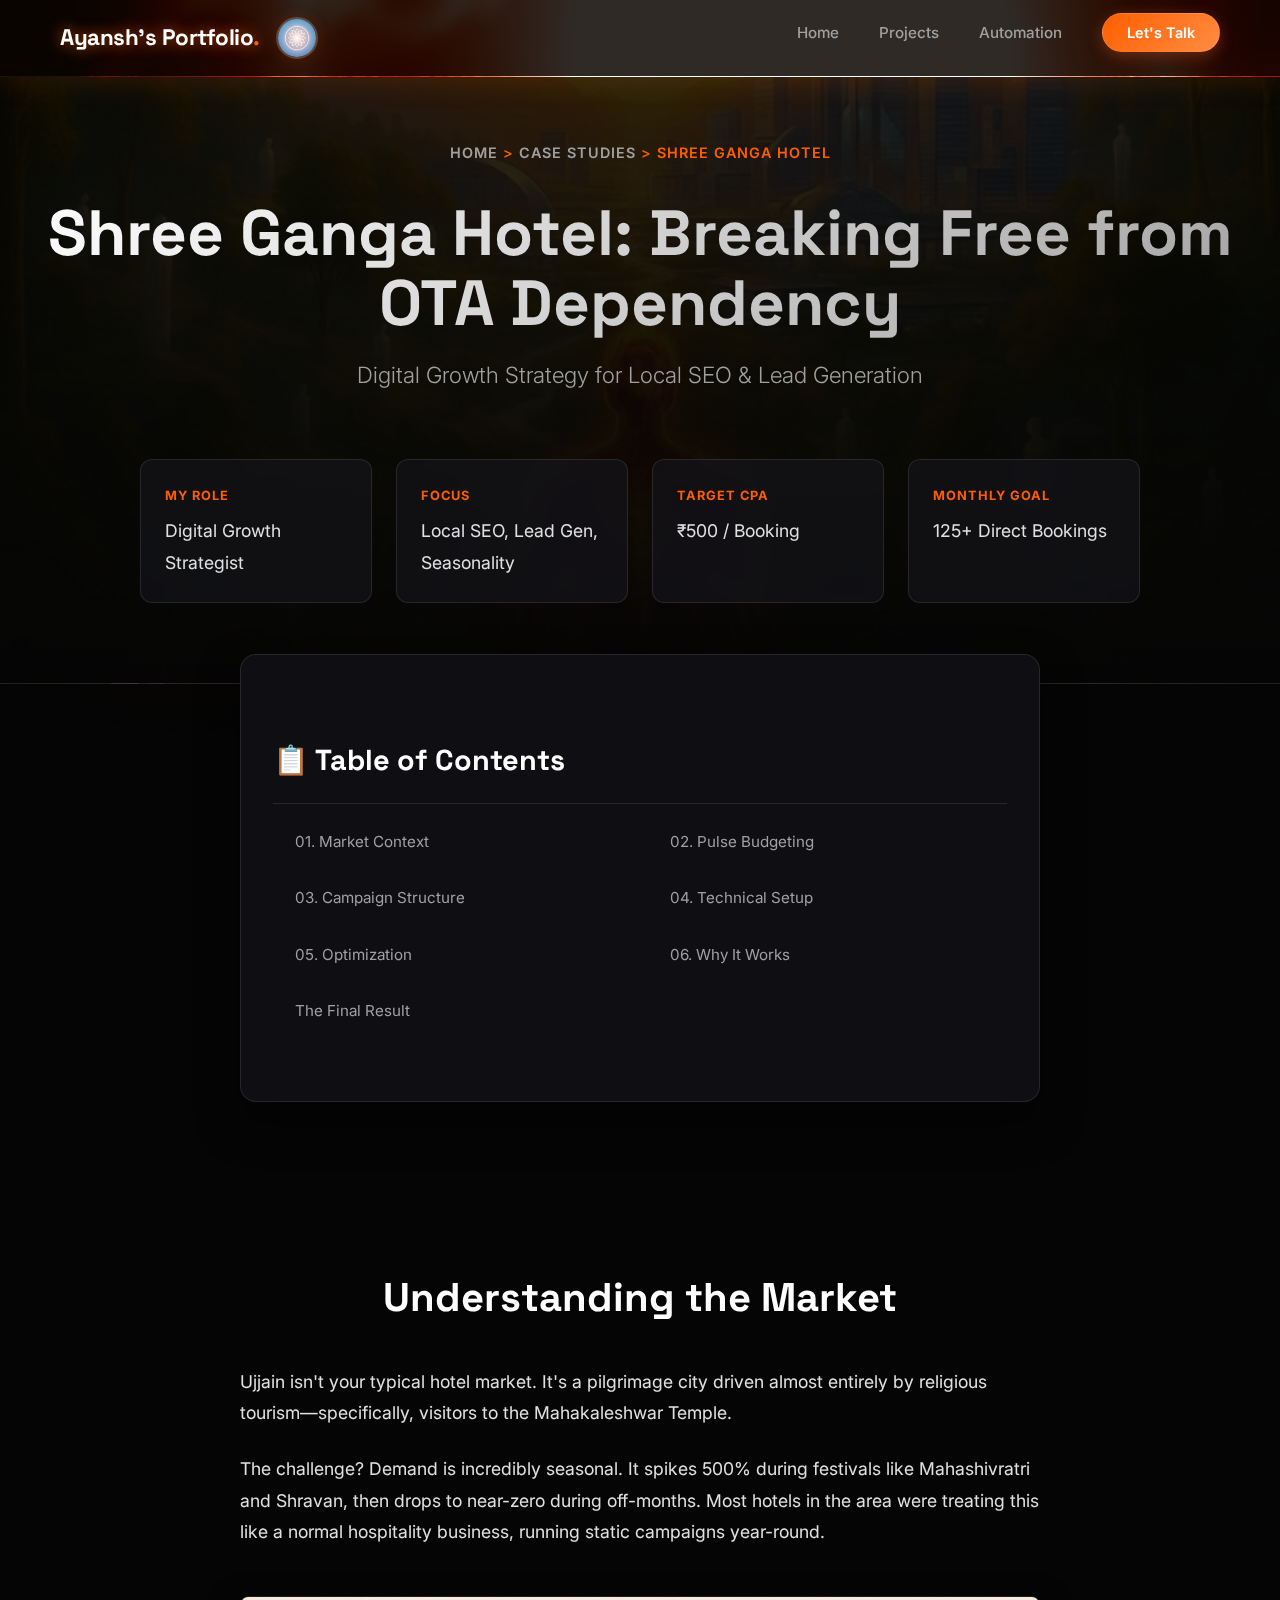
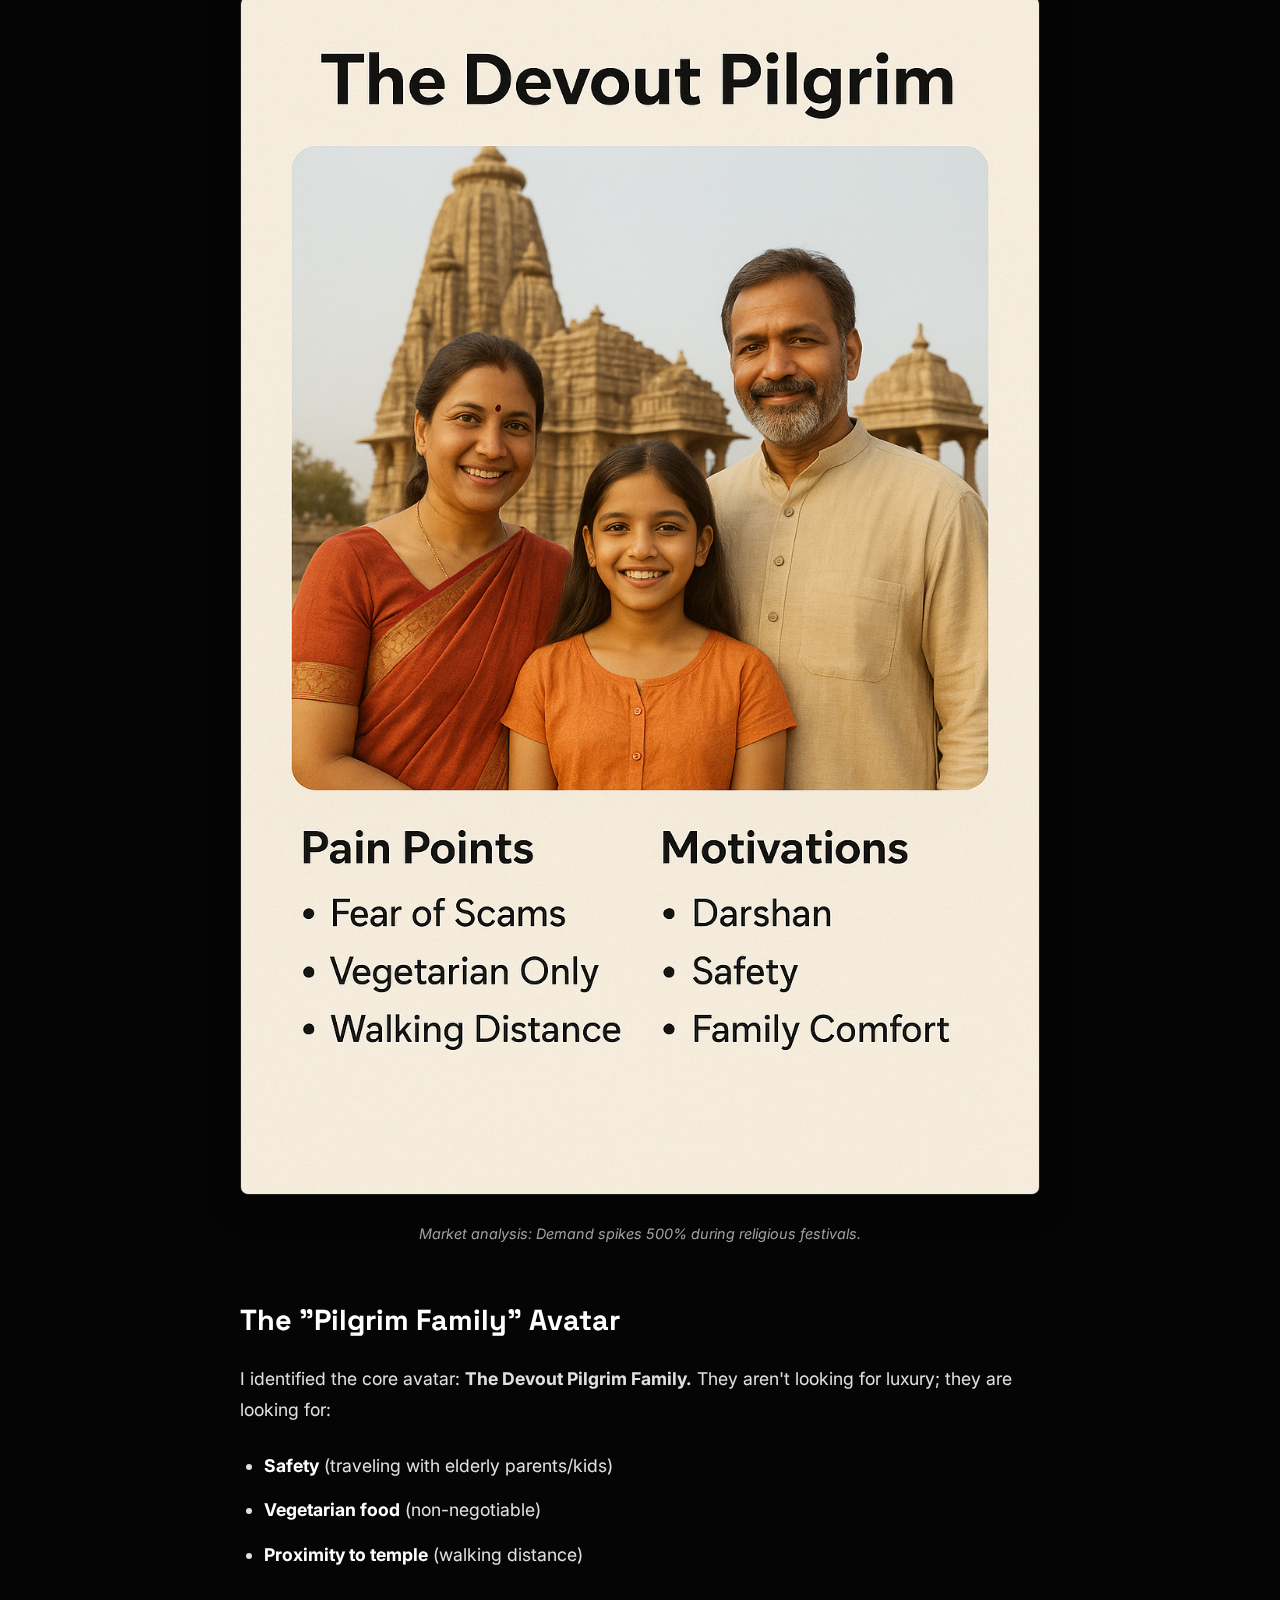
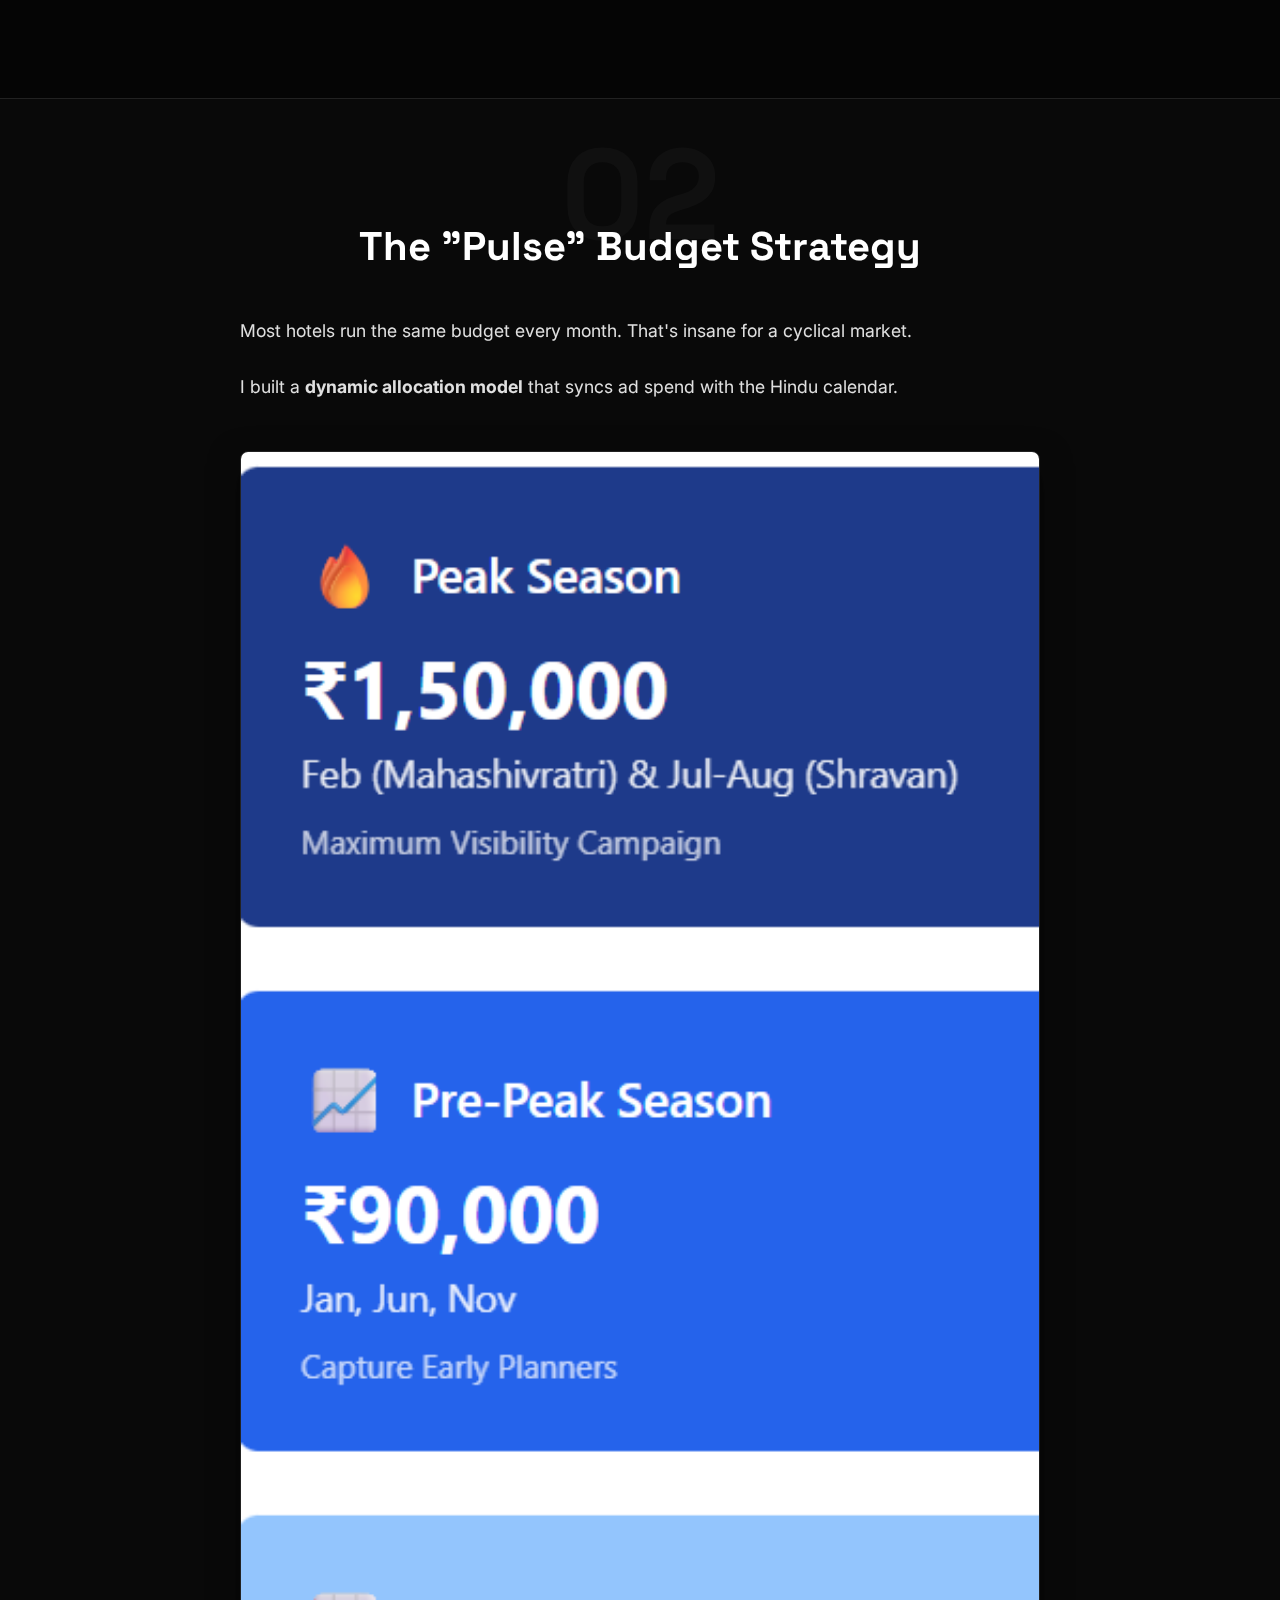
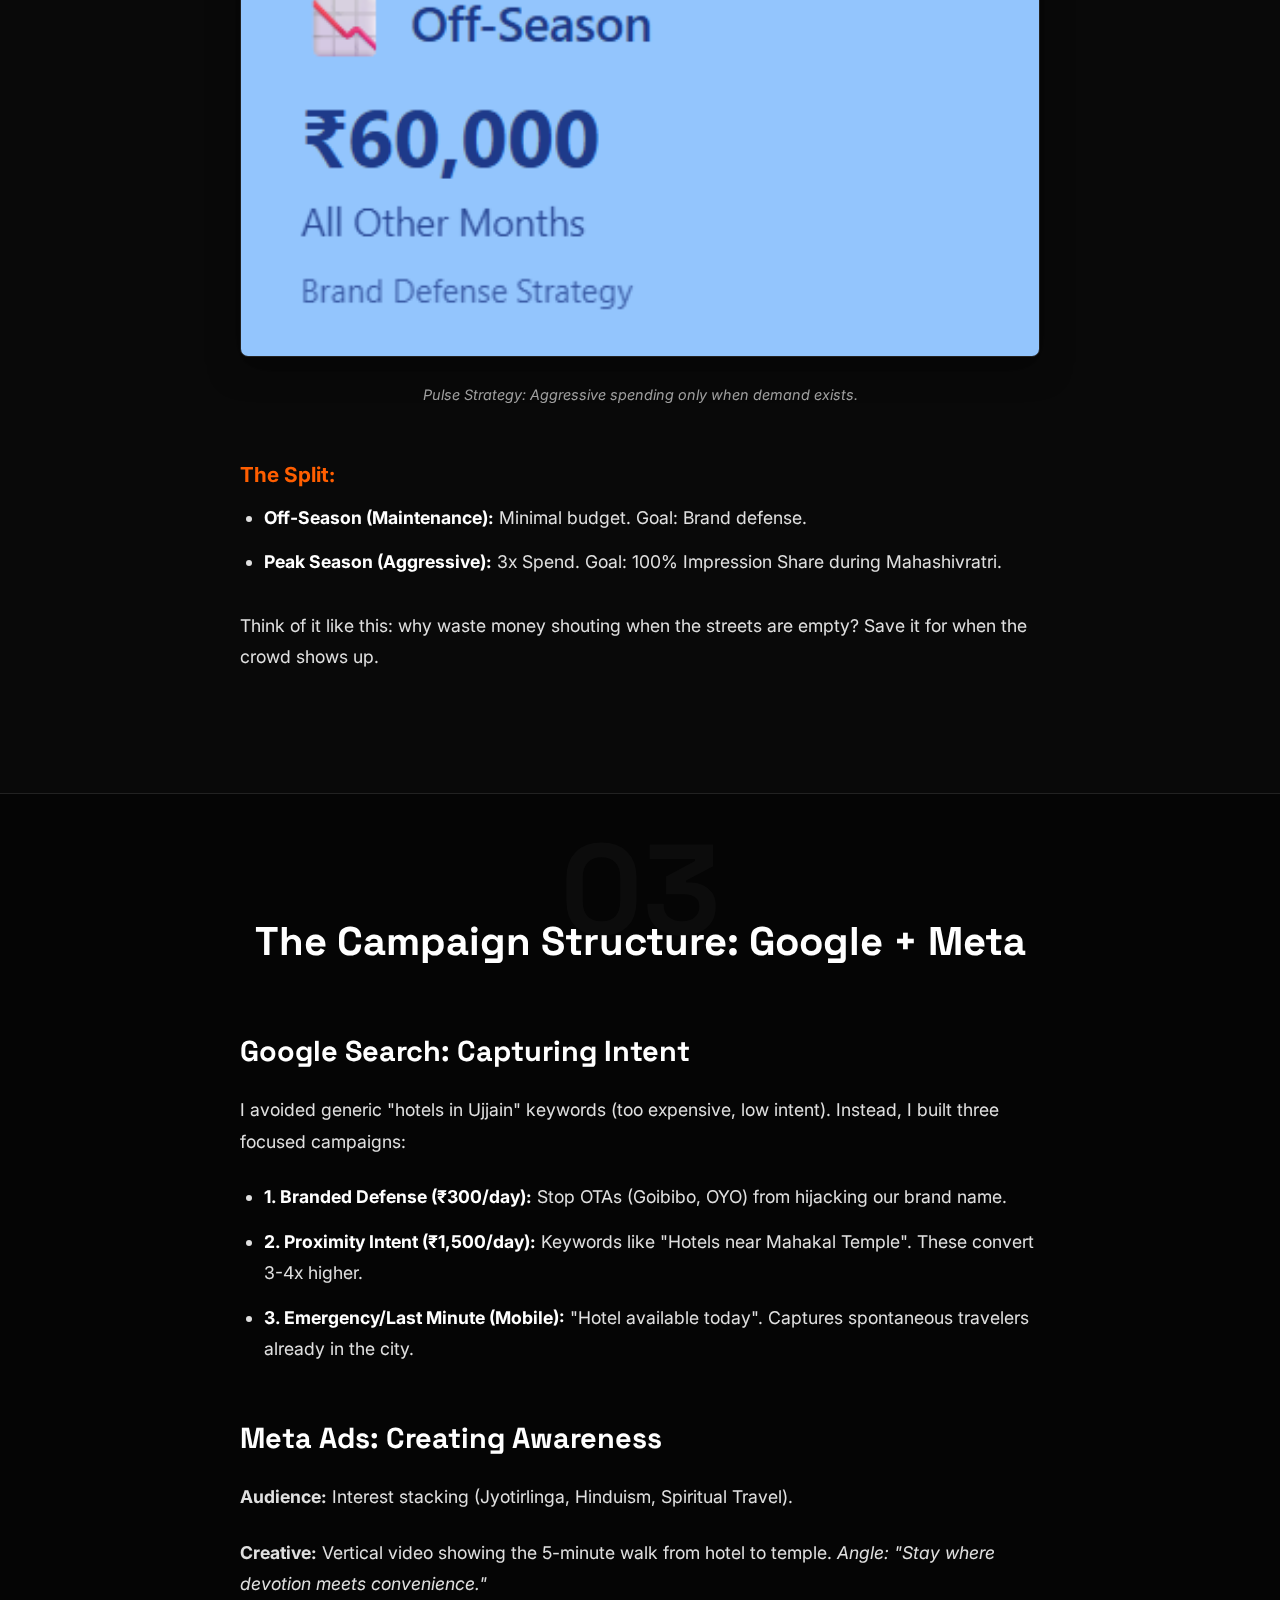
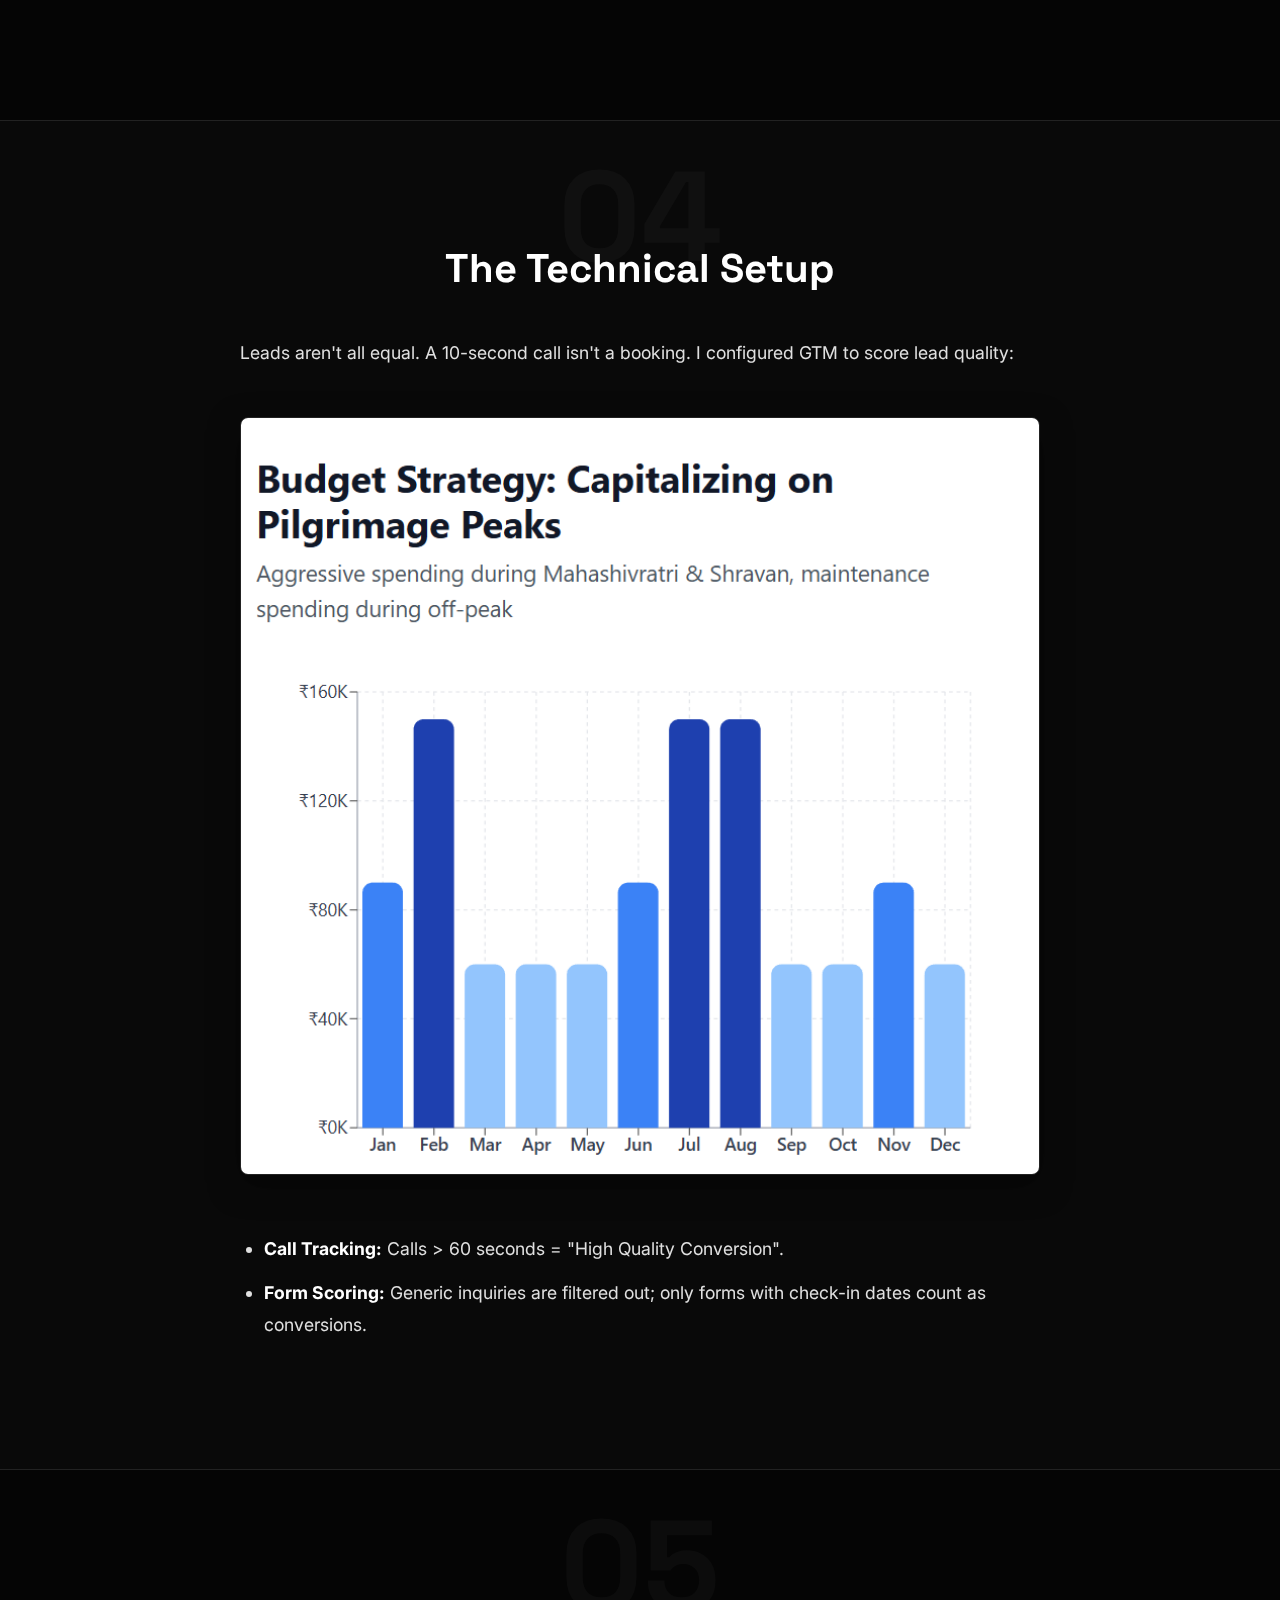
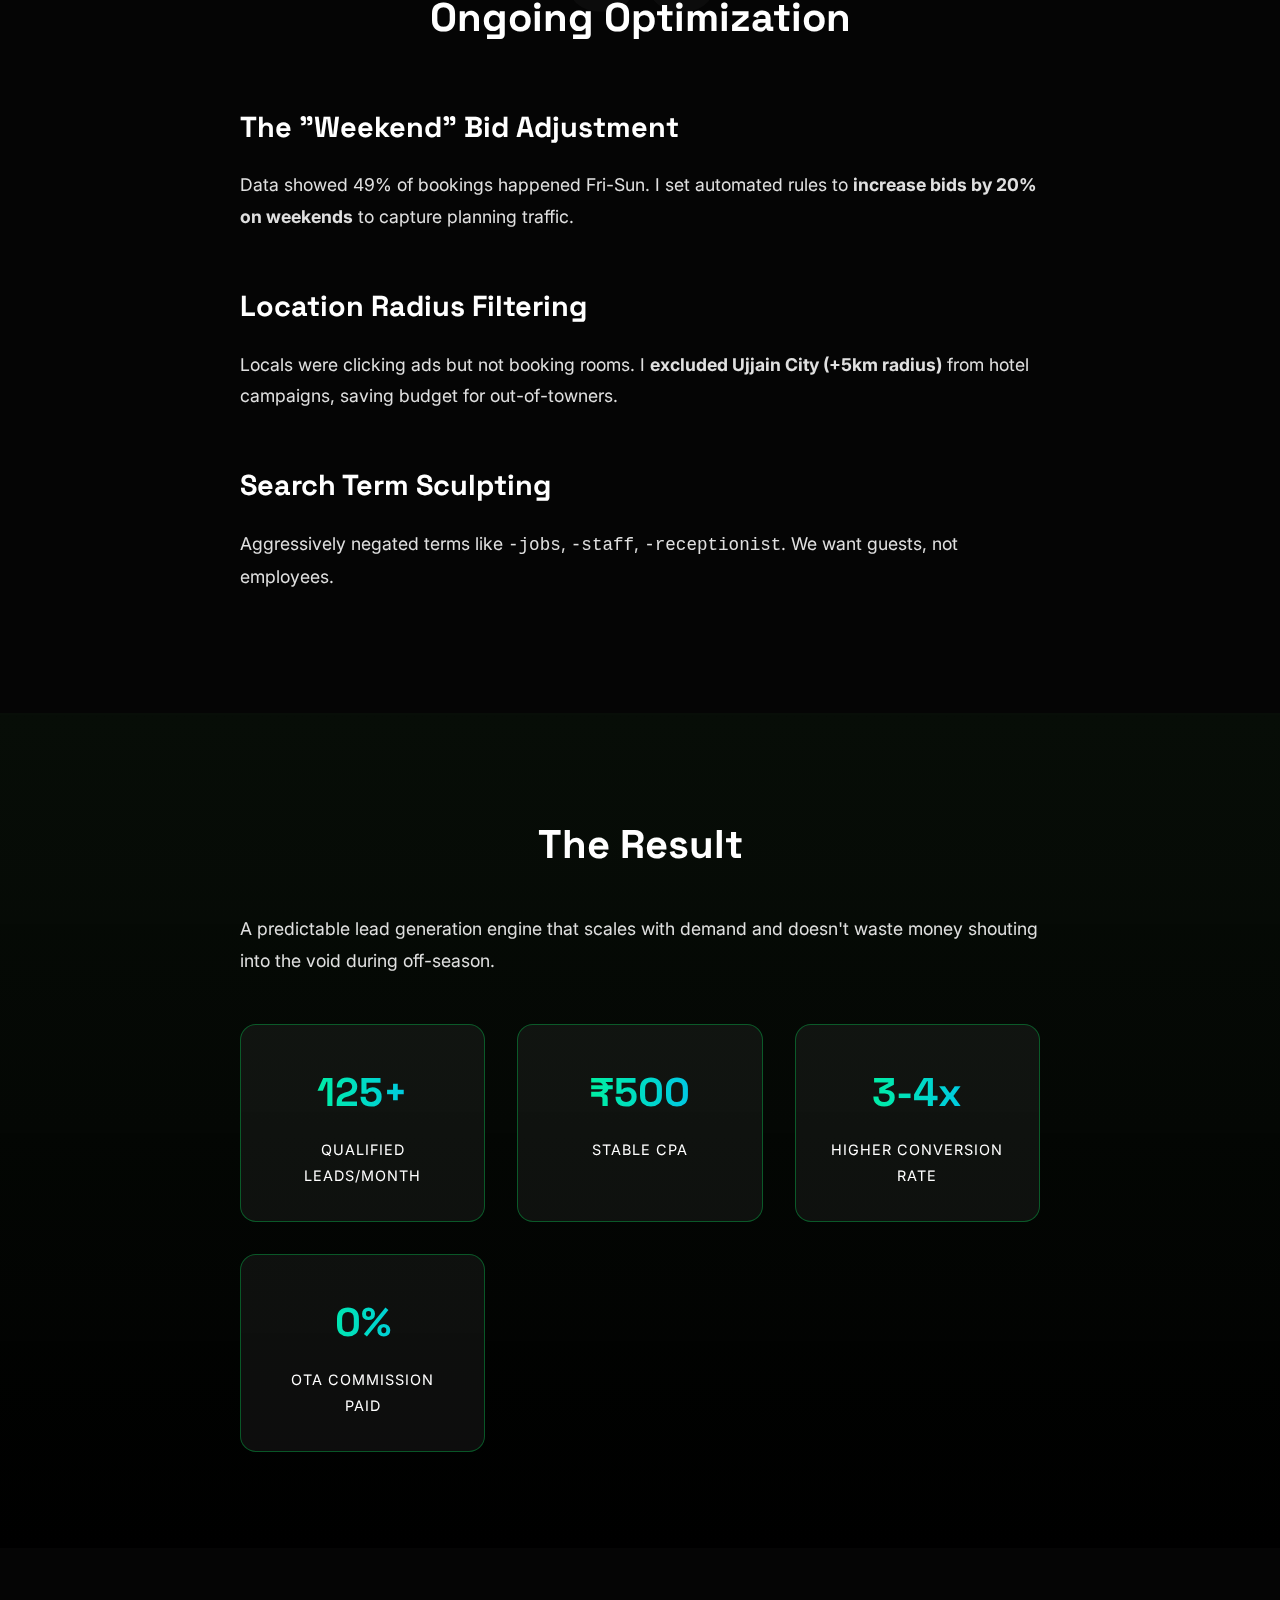
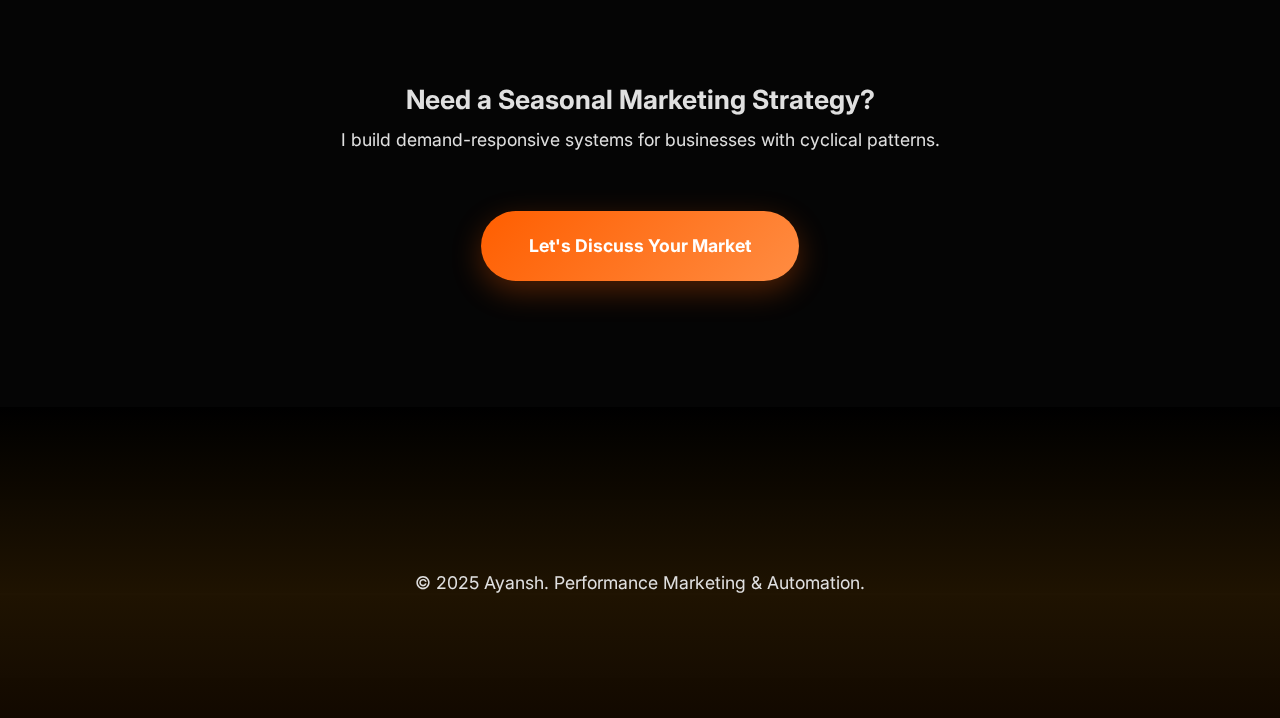
<file: case-study-shreeganga.html>
<!DOCTYPE html>
<html lang="en">
<head>
    <meta charset="UTF-8">
    <meta name="viewport" content="width=device-width, initial-scale=1.0">
    <title>Shree Ganga Hotel: Breaking Free from OTA Dependency | Case Study</title>
    <meta name="description" content="Digital growth strategy driving 125+ direct bookings per month through local SEO and seasonal campaign optimization for Ujjain's pilgrimage market.">
    
    <!-- MAIN GLOBAL STYLE (Navbar/Footer) -->
    <link rel="stylesheet" href="css/style.css">
    <!-- PREMIUM CASE STUDY STYLE -->
    <link rel="stylesheet" href="css/case-study-style.css">
    
    <!-- Google Fonts -->
    <link rel="preconnect" href="https://fonts.googleapis.com">
    <link rel="preconnect" href="https://fonts.gstatic.com" crossorigin>
    <link href="https://fonts.googleapis.com/css2?family=Space+Grotesk:wght@300;400;600;700&family=Inter:wght@300;400;600&display=swap" rel="stylesheet">
</head>
<body>

   <!-- Navigation (Restored Dark Glass) -->
    <nav class="navbar">
        <div class="nav-container">
            <div class="nav-logo-group">
                <a href="index.html" class="logo-text">Ayansh's Portfolio<span class="highlight">.</span></a>
                <div class="logo-wrapper">
                    <div class="logo-glow"></div>
                    <img src="logo.jpg" alt="Logo" class="tech-logo">
                </div>
            </div>

            <ul class="nav-menu">
                <li><a href="index.html" class="nav-link">Home</a></li>
                <li><a href="index.html#projects" class="nav-link">Projects</a></li>
                <li><a href="index.html#automation" class="nav-link">Automation</a></li>
                <li><a href="contact.html" class="nav-cta">Let's Talk</a></li>
            </ul>
        </div>
    </nav>

    <!-- Case Study Header -->
    <section class="case-study-header">
        <div class="container">
            <div class="breadcrumb">
                <a href="index.html">Home</a> &gt; <a href="index.html#projects">Case Studies</a> &gt; Shree Ganga Hotel
            </div>
            <h1>Shree Ganga Hotel: Breaking Free from OTA Dependency</h1>
            <p class="case-study-subtitle">Digital Growth Strategy for Local SEO & Lead Generation</p>
            
            <div class="case-study-meta">
                <div class="meta-item">
                    <strong>My Role</strong>
                    Digital Growth Strategist
                </div>
                <div class="meta-item">
                    <strong>Focus</strong>
                    Local SEO, Lead Gen, Seasonality
                </div>
                <div class="meta-item">
                    <strong>Target CPA</strong>
                    ₹500 / Booking
                </div>
                <div class="meta-item">
                    <strong>Monthly Goal</strong>
                    125+ Direct Bookings
                </div>
            </div>
        </div>
    </section>

    <!-- Table of Contents -->
    <section class="toc-section">
        <div class="container">
            <div class="toc-box">
                <h3>📋 Table of Contents</h3>
                <ul>
                    <li><a href="#market">01. Market Context</a></li>
                    <li><a href="#budget-strategy">02. Pulse Budgeting</a></li>
                    <li><a href="#campaign-structure">03. Campaign Structure</a></li>
                    <li><a href="#technical-setup">04. Technical Setup</a></li>
                    <li><a href="#optimization">05. Optimization</a></li>
                    <li><a href="#why-it-works">06. Why It Works</a></li>
                    <li><a href="#result">The Final Result</a></li>
                </ul>
            </div>
        </div>
    </section>

    <!-- Introduction -->
    <section id="market" class="case-study-section">
        <div class="container">
            <h2 class="section-title">Understanding the Market</h2>
            
            <div class="content-block">
                <p>Ujjain isn't your typical hotel market. It's a pilgrimage city driven almost entirely by religious tourism—specifically, visitors to the Mahakaleshwar Temple.</p>

                <p>The challenge? Demand is incredibly seasonal. It spikes 500% during festivals like Mahashivratri and Shravan, then drops to near-zero during off-months. Most hotels in the area were treating this like a normal hospitality business, running static campaigns year-round.</p>

                <div class="screenshot">
                    <img src="images/csu2.png" alt="Ujjain Pilgrimage Market Analysis">
                    <p class="caption">Market analysis: Demand spikes 500% during religious festivals.</p>
                </div>

                <h3>The "Pilgrim Family" Avatar</h3>
                <p>I identified the core avatar: <strong>The Devout Pilgrim Family.</strong> They aren't looking for luxury; they are looking for:</p>

                <ul>
                    <li><strong>Safety</strong> (traveling with elderly parents/kids)</li>
                    <li><strong>Vegetarian food</strong> (non-negotiable)</li>
                    <li><strong>Proximity to temple</strong> (walking distance)</li>
                </ul>
            </div>
        </div>
    </section>

    <!-- Budget Strategy -->
    <section id="budget-strategy" class="case-study-section alt-bg">
        <div class="container">
            <h2 class="section-number">02</h2>
            <h2 class="section-title">The "Pulse" Budget Strategy</h2>
            
            <div class="content-block">
                <p>Most hotels run the same budget every month. That's insane for a cyclical market.</p>
                <p>I built a <strong>dynamic allocation model</strong> that syncs ad spend with the Hindu calendar.</p>

                <div class="screenshot">
                    <img src="images/csu21.png" alt="Dynamic Budget Allocation Model">
                    <p class="caption">Pulse Strategy: Aggressive spending only when demand exists.</p>
                </div>

                <h4>The Split:</h4>
                <ul>
                    <li><strong>Off-Season (Maintenance):</strong> Minimal budget. Goal: Brand defense.</li>
                    <li><strong>Peak Season (Aggressive):</strong> 3x Spend. Goal: 100% Impression Share during Mahashivratri.</li>
                </ul>
                <p>Think of it like this: why waste money shouting when the streets are empty? Save it for when the crowd shows up.</p>
            </div>
        </div>
    </section>

    <!-- Campaign Structure -->
    <section id="campaign-structure" class="case-study-section">
        <div class="container">
            <h2 class="section-number">03</h2>
            <h2 class="section-title">The Campaign Structure: Google + Meta</h2>
            
            <div class="content-block">
                <h3>Google Search: Capturing Intent</h3>
                <p>I avoided generic "hotels in Ujjain" keywords (too expensive, low intent). Instead, I built three focused campaigns:</p>

                <ul>
                    <li><strong>1. Branded Defense (₹300/day):</strong> Stop OTAs (Goibibo, OYO) from hijacking our brand name.</li>
                    <li><strong>2. Proximity Intent (₹1,500/day):</strong> Keywords like "Hotels near Mahakal Temple". These convert 3-4x higher.</li>
                    <li><strong>3. Emergency/Last Minute (Mobile):</strong> "Hotel available today". Captures spontaneous travelers already in the city.</li>
                </ul>

                <h3>Meta Ads: Creating Awareness</h3>
                <p><strong>Audience:</strong> Interest stacking (Jyotirlinga, Hinduism, Spiritual Travel).</p>
                <p><strong>Creative:</strong> Vertical video showing the 5-minute walk from hotel to temple. <em>Angle: "Stay where devotion meets convenience."</em></p>
            </div>
        </div>
    </section>

    <!-- Technical Setup -->
    <section id="technical-setup" class="case-study-section alt-bg">
        <div class="container">
            <h2 class="section-number">04</h2>
            <h2 class="section-title">The Technical Setup</h2>
            
            <div class="content-block">
                <p>Leads aren't all equal. A 10-second call isn't a booking. I configured GTM to score lead quality:</p>

                <div class="screenshot">
                    <img src="images/csu22.png" alt="Lead Quality Tracking System">
                    
                </div>

                <ul>
                    <li><strong>Call Tracking:</strong> Calls > 60 seconds = "High Quality Conversion".</li>
                    <li><strong>Form Scoring:</strong> Generic inquiries are filtered out; only forms with check-in dates count as conversions.</li>
                </ul>
            </div>
        </div>
    </section>

    <!-- Optimization -->
    <section id="optimization" class="case-study-section">
        <div class="container">
            <h2 class="section-number">05</h2>
            <h2 class="section-title">Ongoing Optimization</h2>
            
            <div class="content-block">
                <h3>The "Weekend" Bid Adjustment</h3>
                <p>Data showed 49% of bookings happened Fri-Sun. I set automated rules to <strong>increase bids by 20% on weekends</strong> to capture planning traffic.</p>

                <h3>Location Radius Filtering</h3>
                <p>Locals were clicking ads but not booking rooms. I <strong>excluded Ujjain City (+5km radius)</strong> from hotel campaigns, saving budget for out-of-towners.</p>

                <h3>Search Term Sculpting</h3>
                <p>Aggressively negated terms like <code>-jobs</code>, <code>-staff</code>, <code>-receptionist</code>. We want guests, not employees.</p>
            </div>
        </div>
    </section>

    <!-- Results Section -->
    <section id="result" class="case-study-section result-section">
        <div class="container">
            <h2 class="section-title">The Result</h2>
            
            <div class="content-block">
                <p>A predictable lead generation engine that scales with demand and doesn't waste money shouting into the void during off-season.</p>

                <div class="results-grid">
                    <div class="result-card">
                        <h3>125+</h3>
                        <p>Qualified Leads/Month</p>
                    </div>
                    <div class="result-card">
                        <h3>₹500</h3>
                        <p>Stable CPA</p>
                    </div>
                    <div class="result-card">
                        <h3>3-4x</h3>
                        <p>Higher Conversion Rate</p>
                    </div>
                    <div class="result-card">
                        <h3>0%</h3>
                        <p>OTA Commission Paid</p>
                    </div>
                </div>
            </div>
        </div>
    </section>

    <!-- CTA Section -->
    <section class="case-study-cta">
        <div class="container">
            <h2>Need a Seasonal Marketing Strategy?</h2>
            <p>I build demand-responsive systems for businesses with cyclical patterns.</p>
            <a href="contact.html" class="cta-button">Let's Discuss Your Market</a>
        </div>
    </section>

    <!-- Footer -->
    <footer class="footer">
        <div class="container">
            <p>&copy; 2025 Ayansh. Performance Marketing & Automation.</p>
        </div>
    </footer>

</body>
</html>
</file>
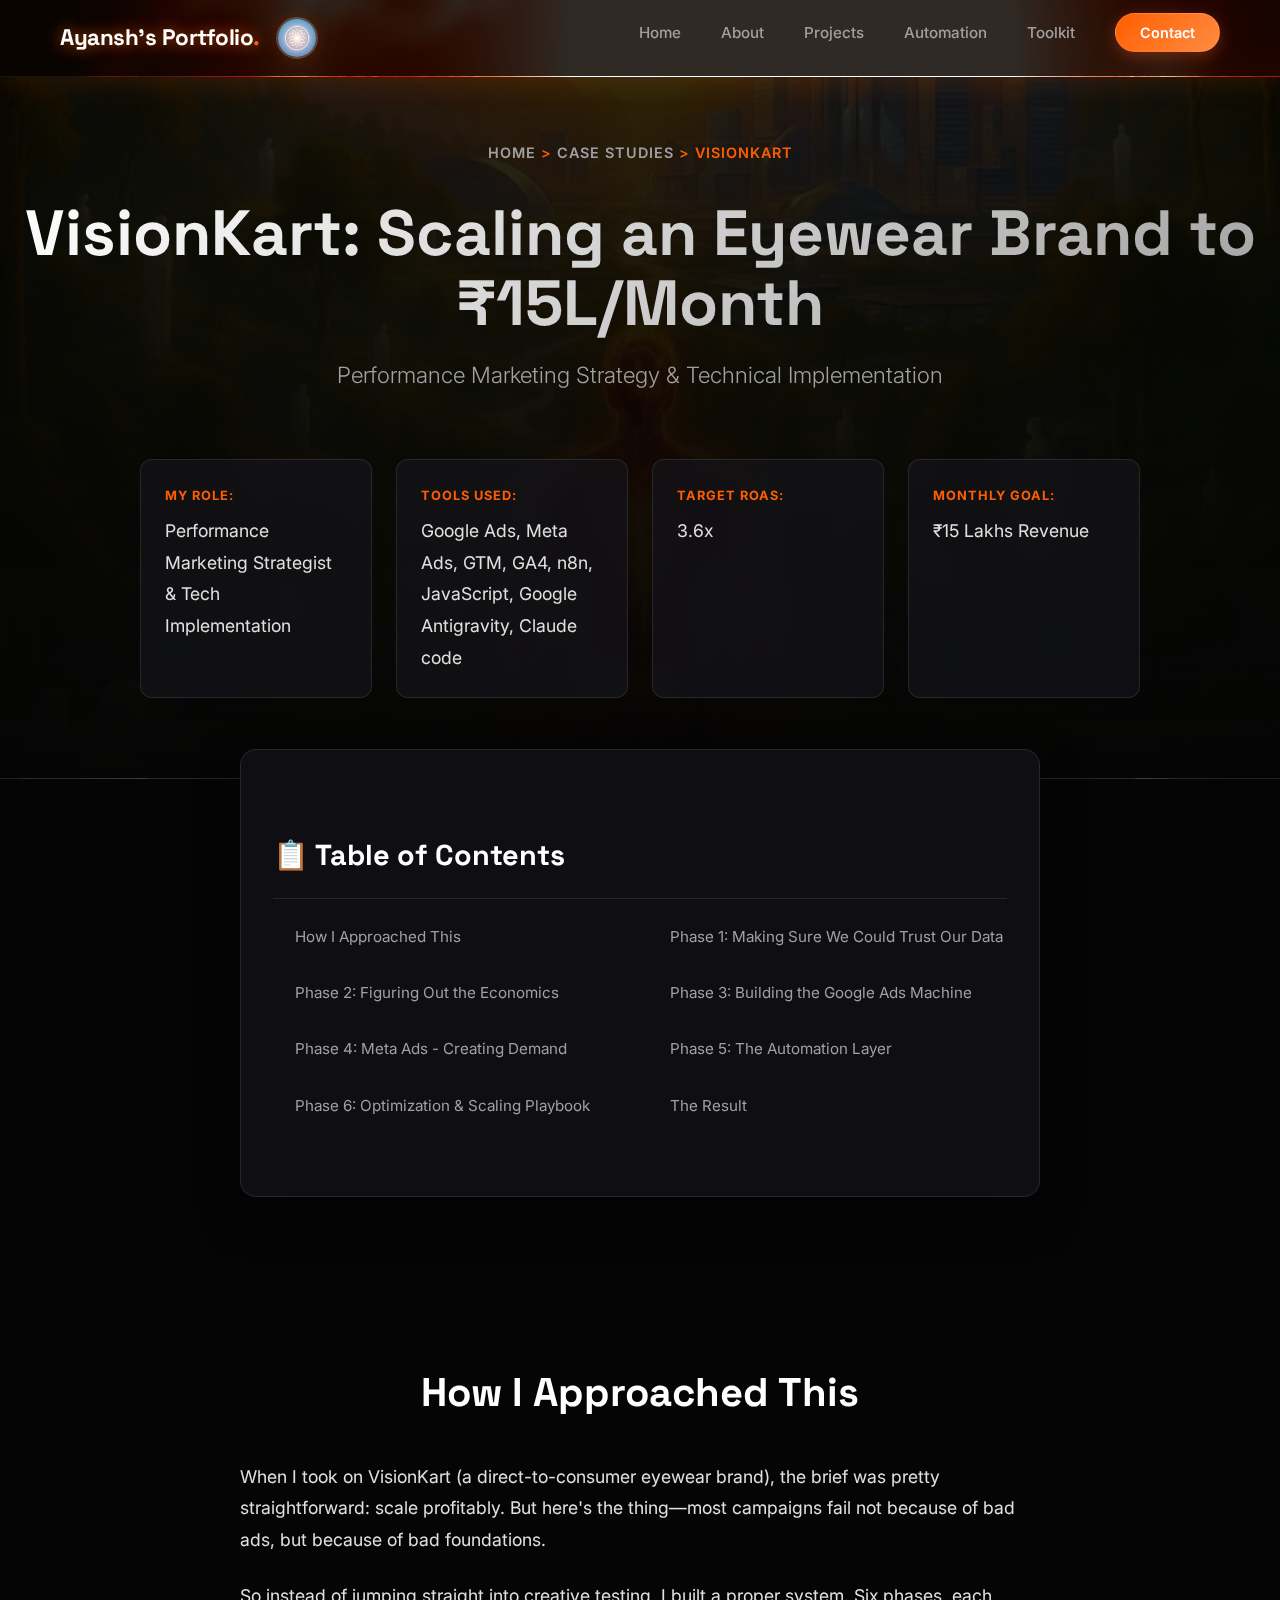
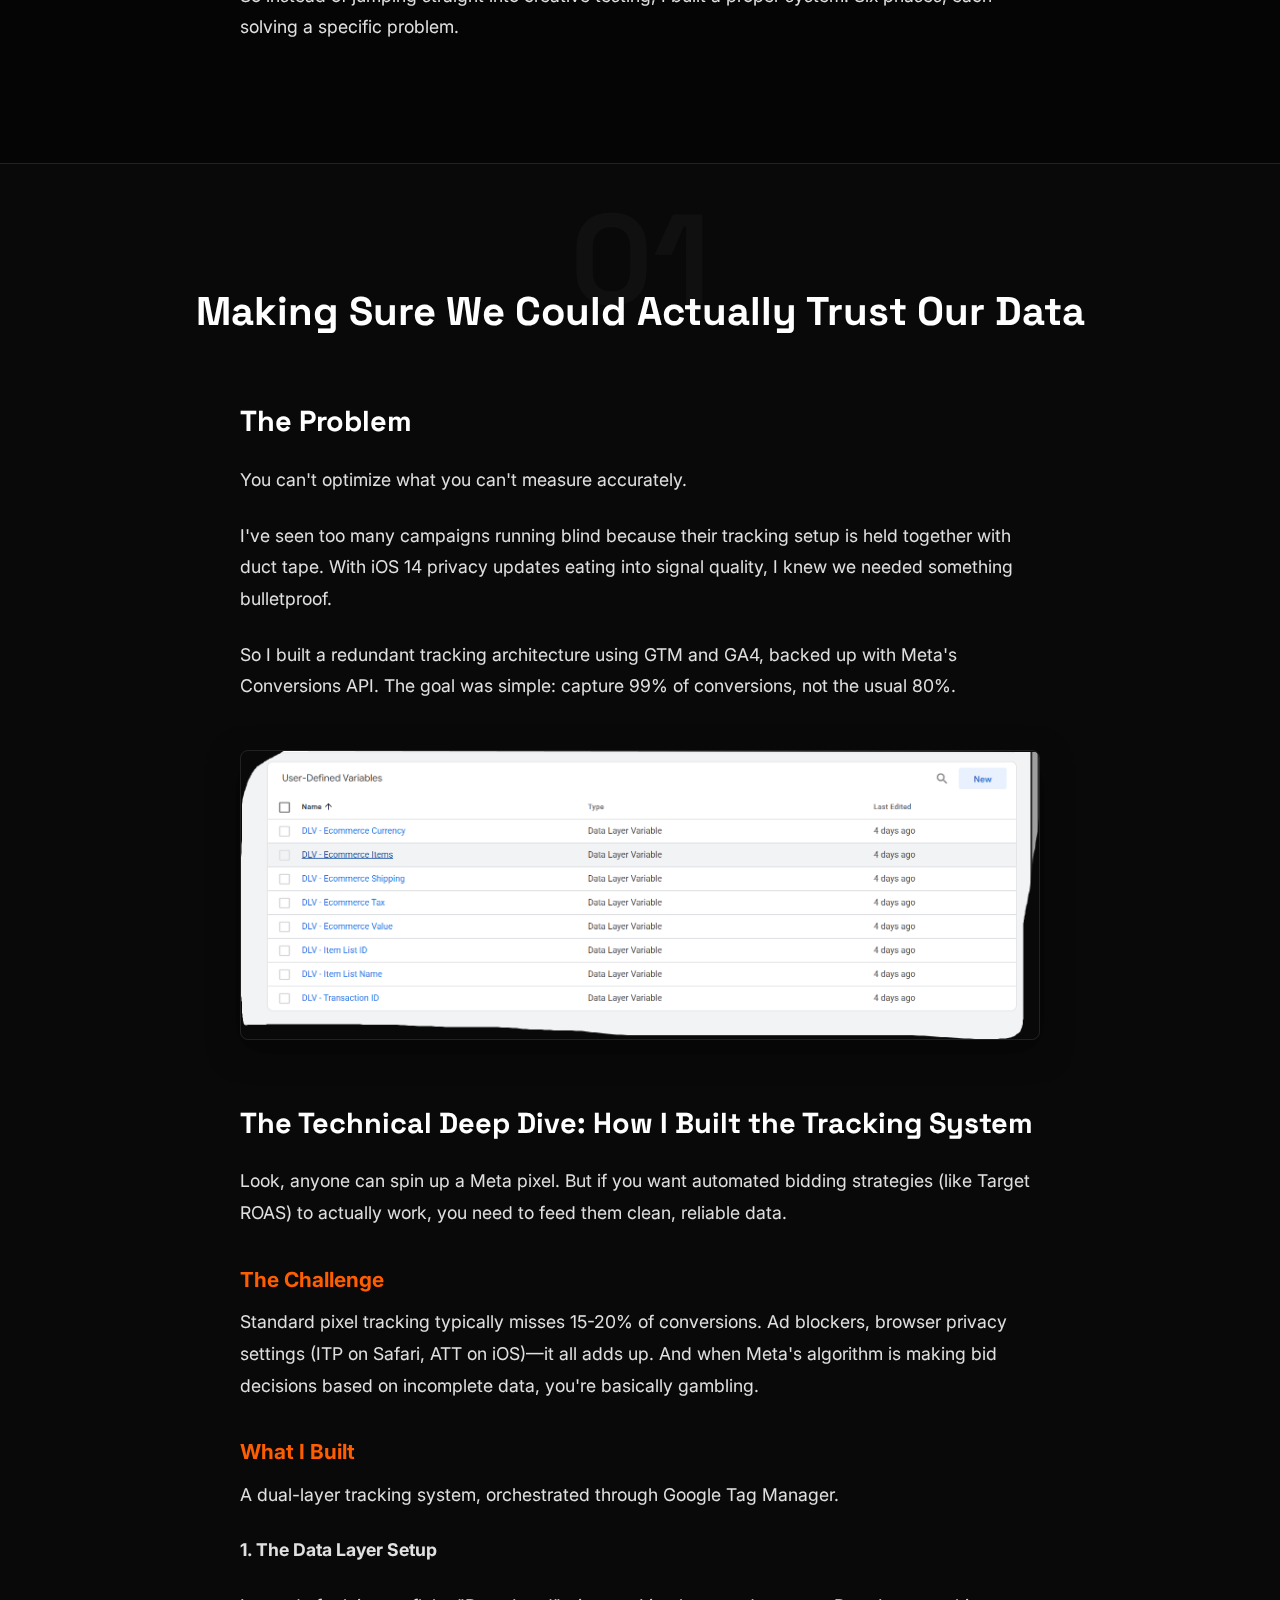
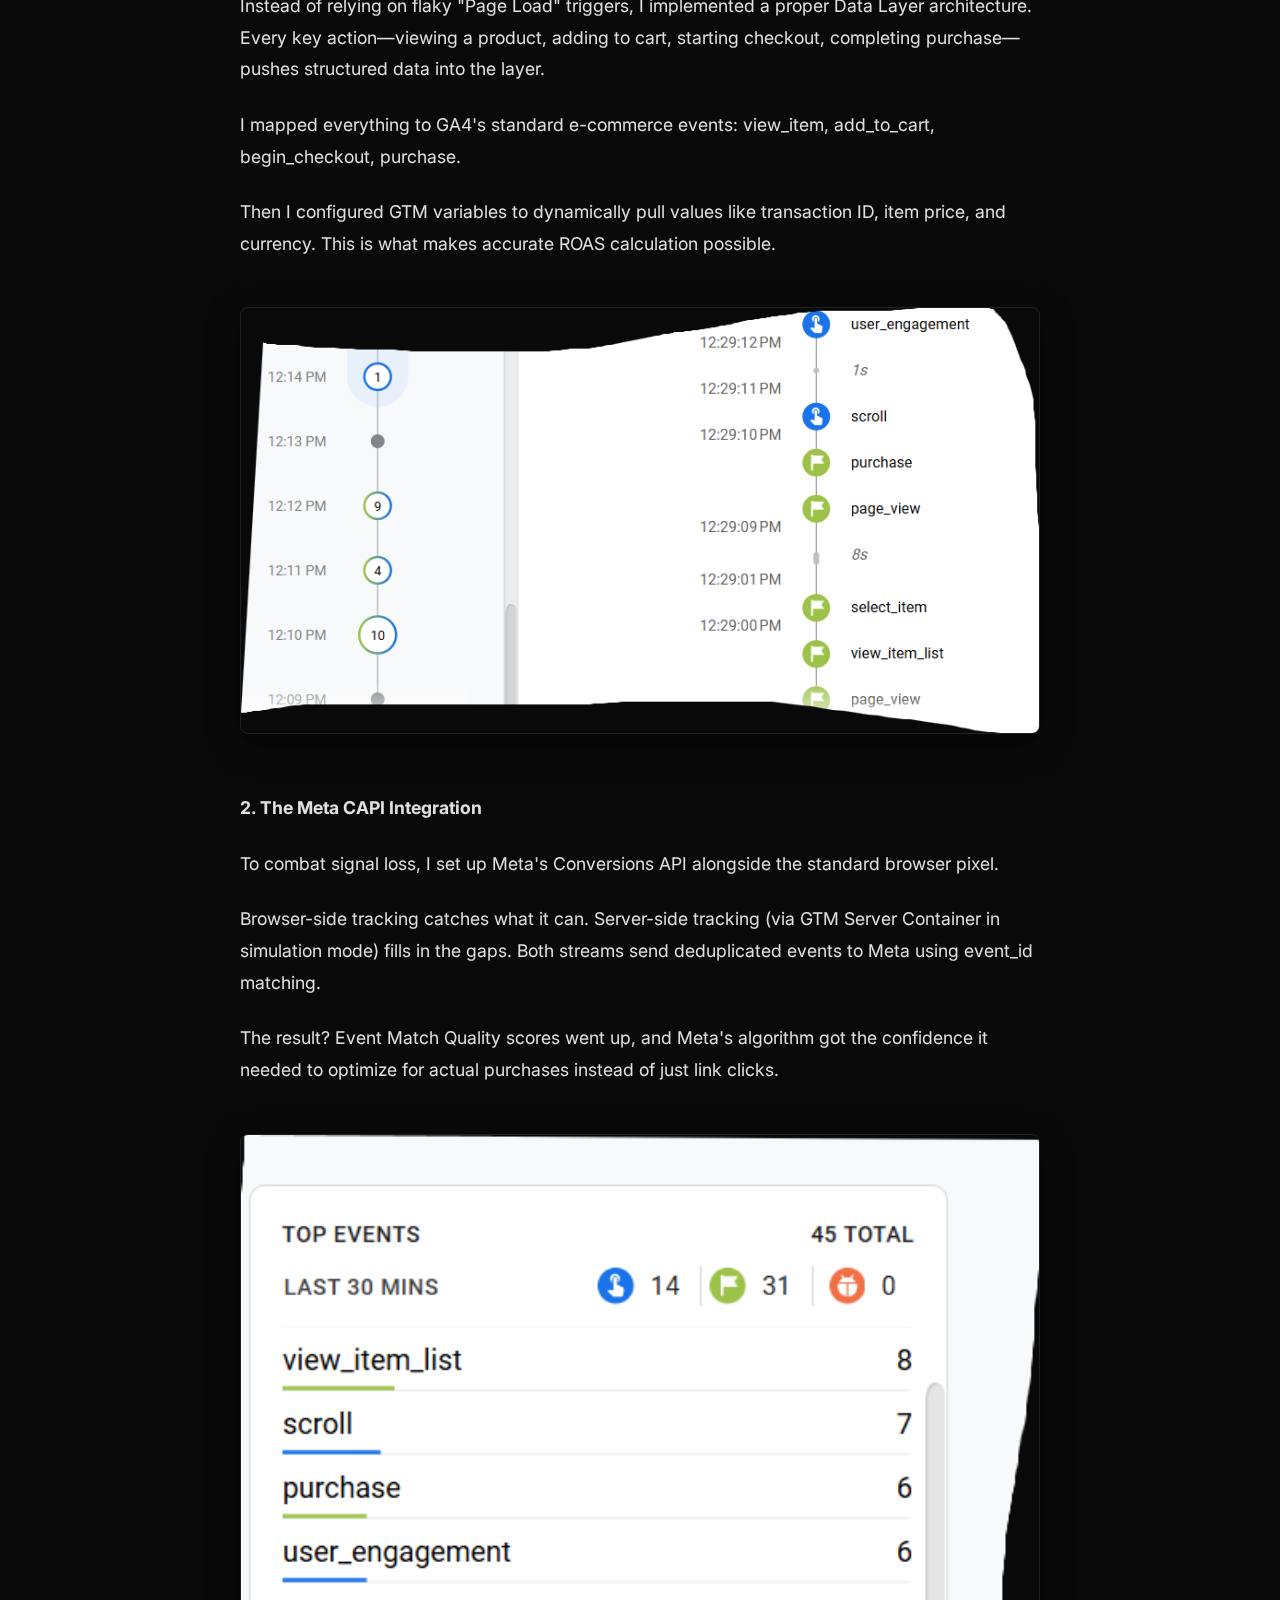
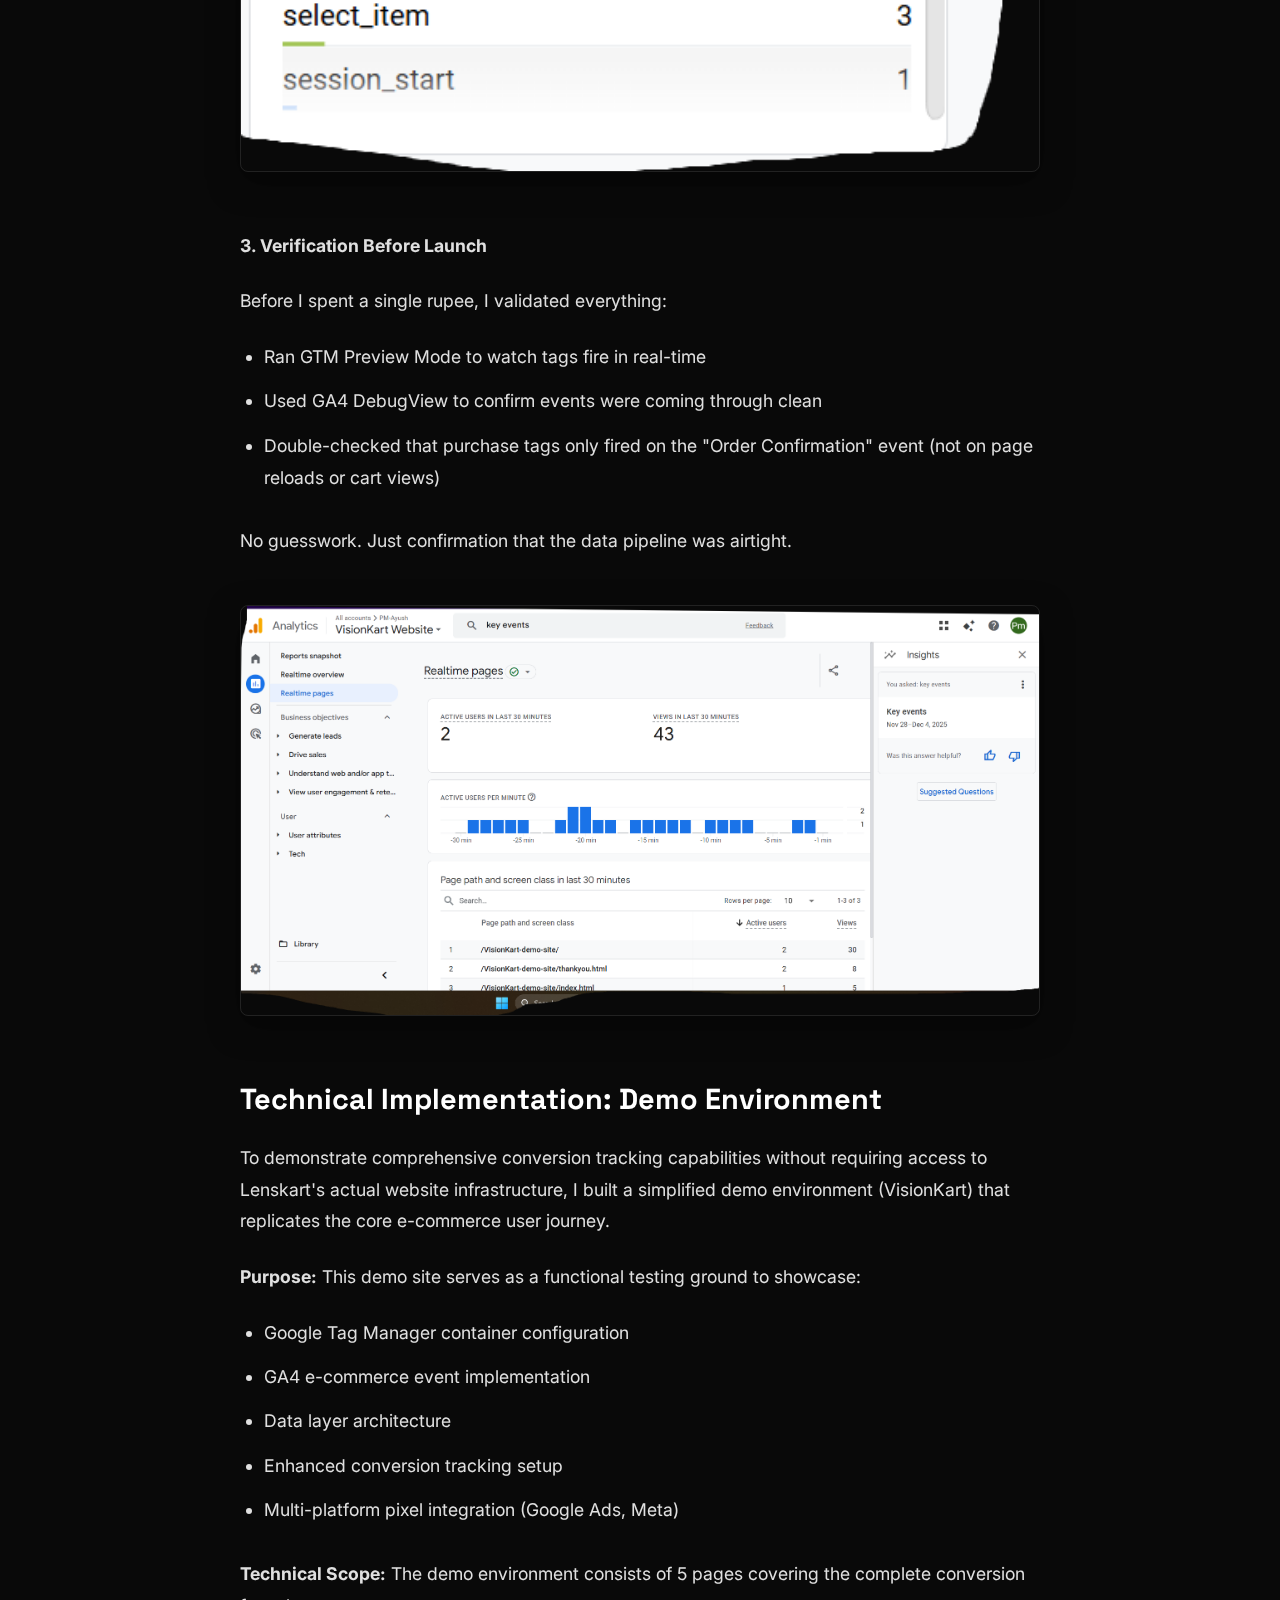
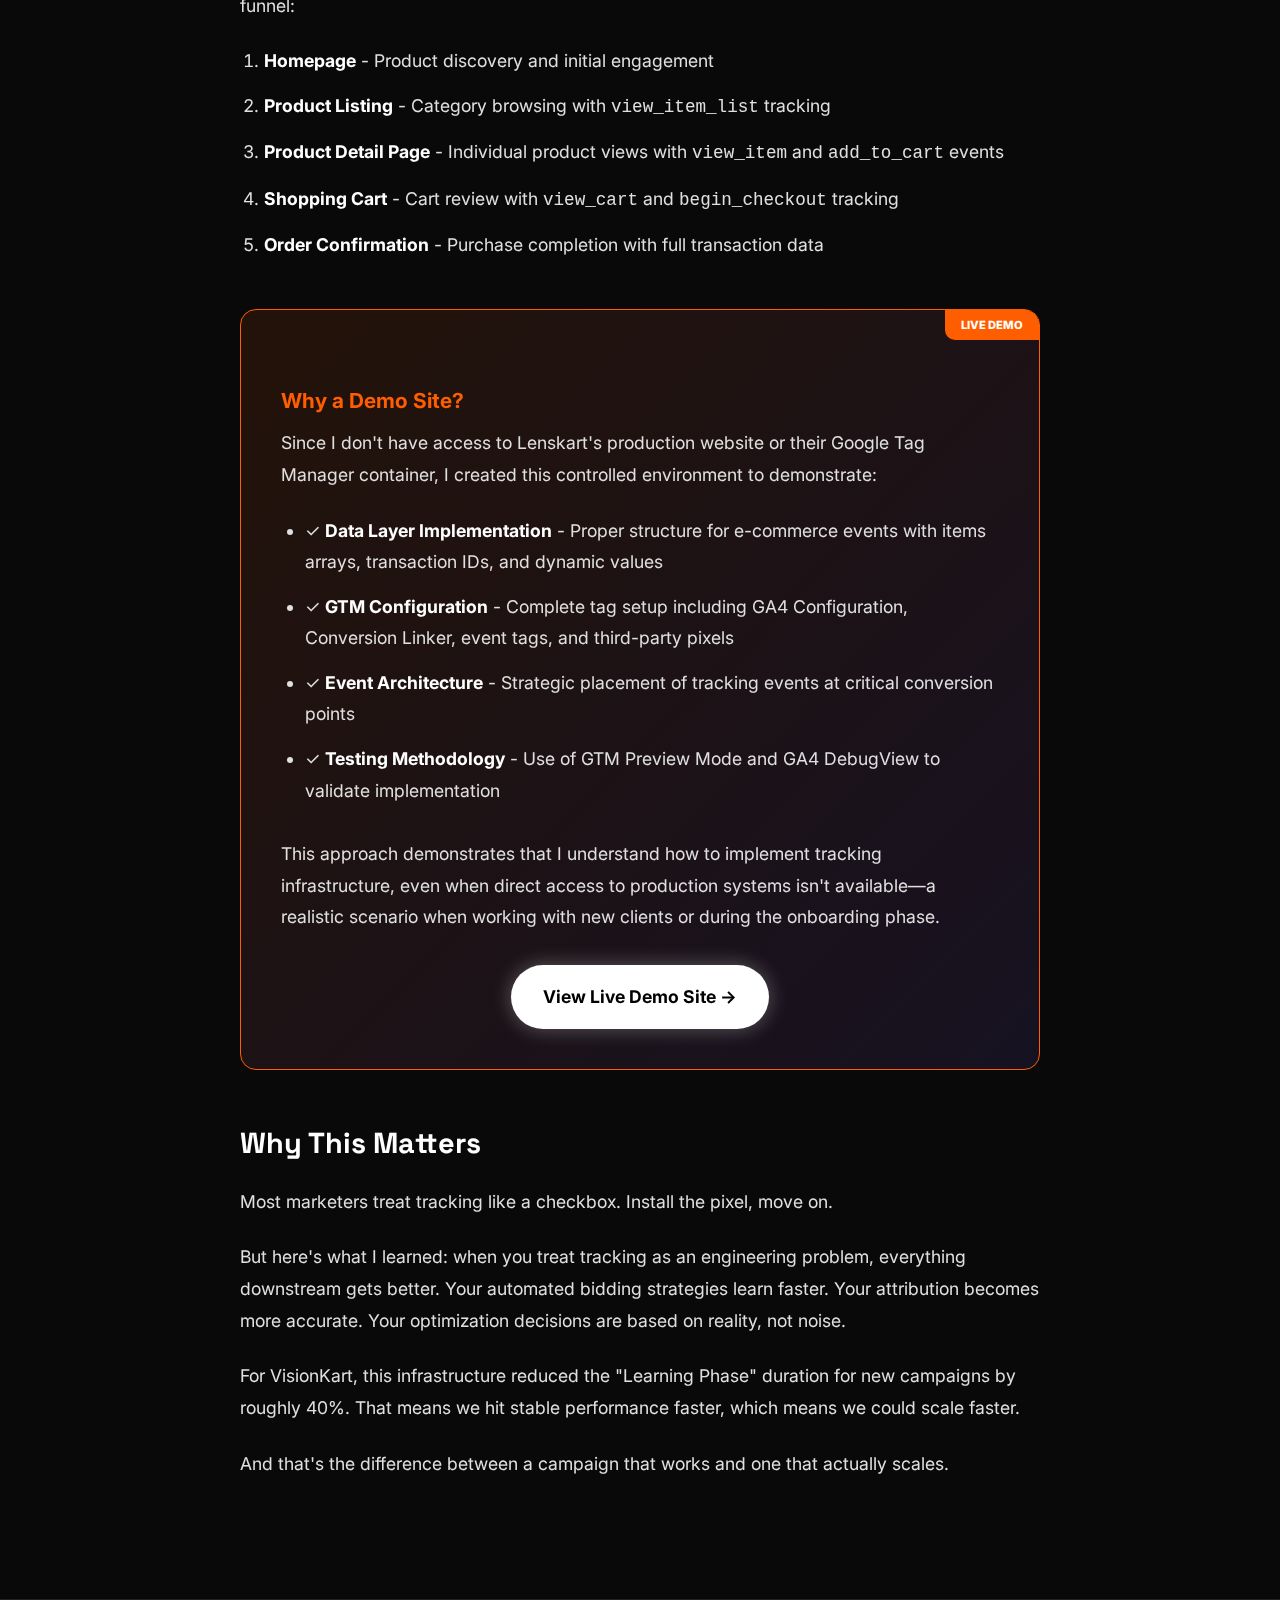
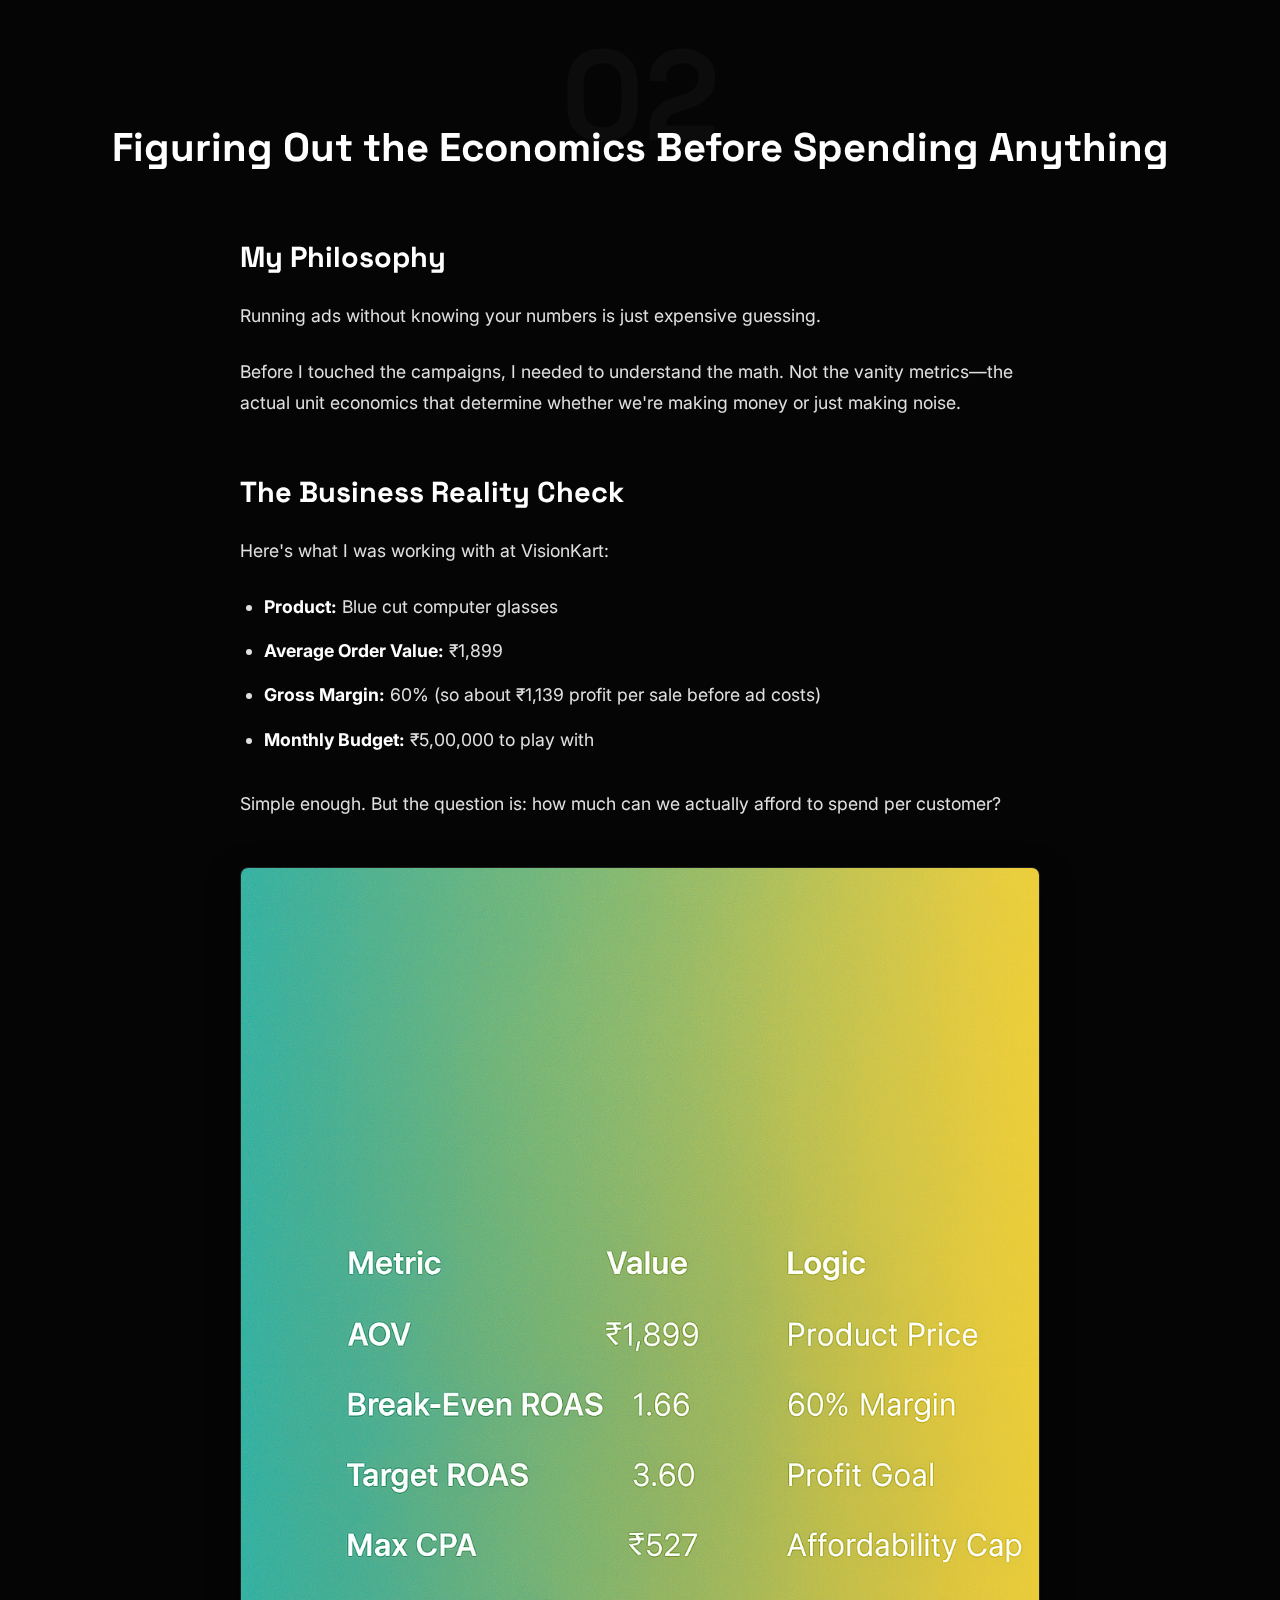
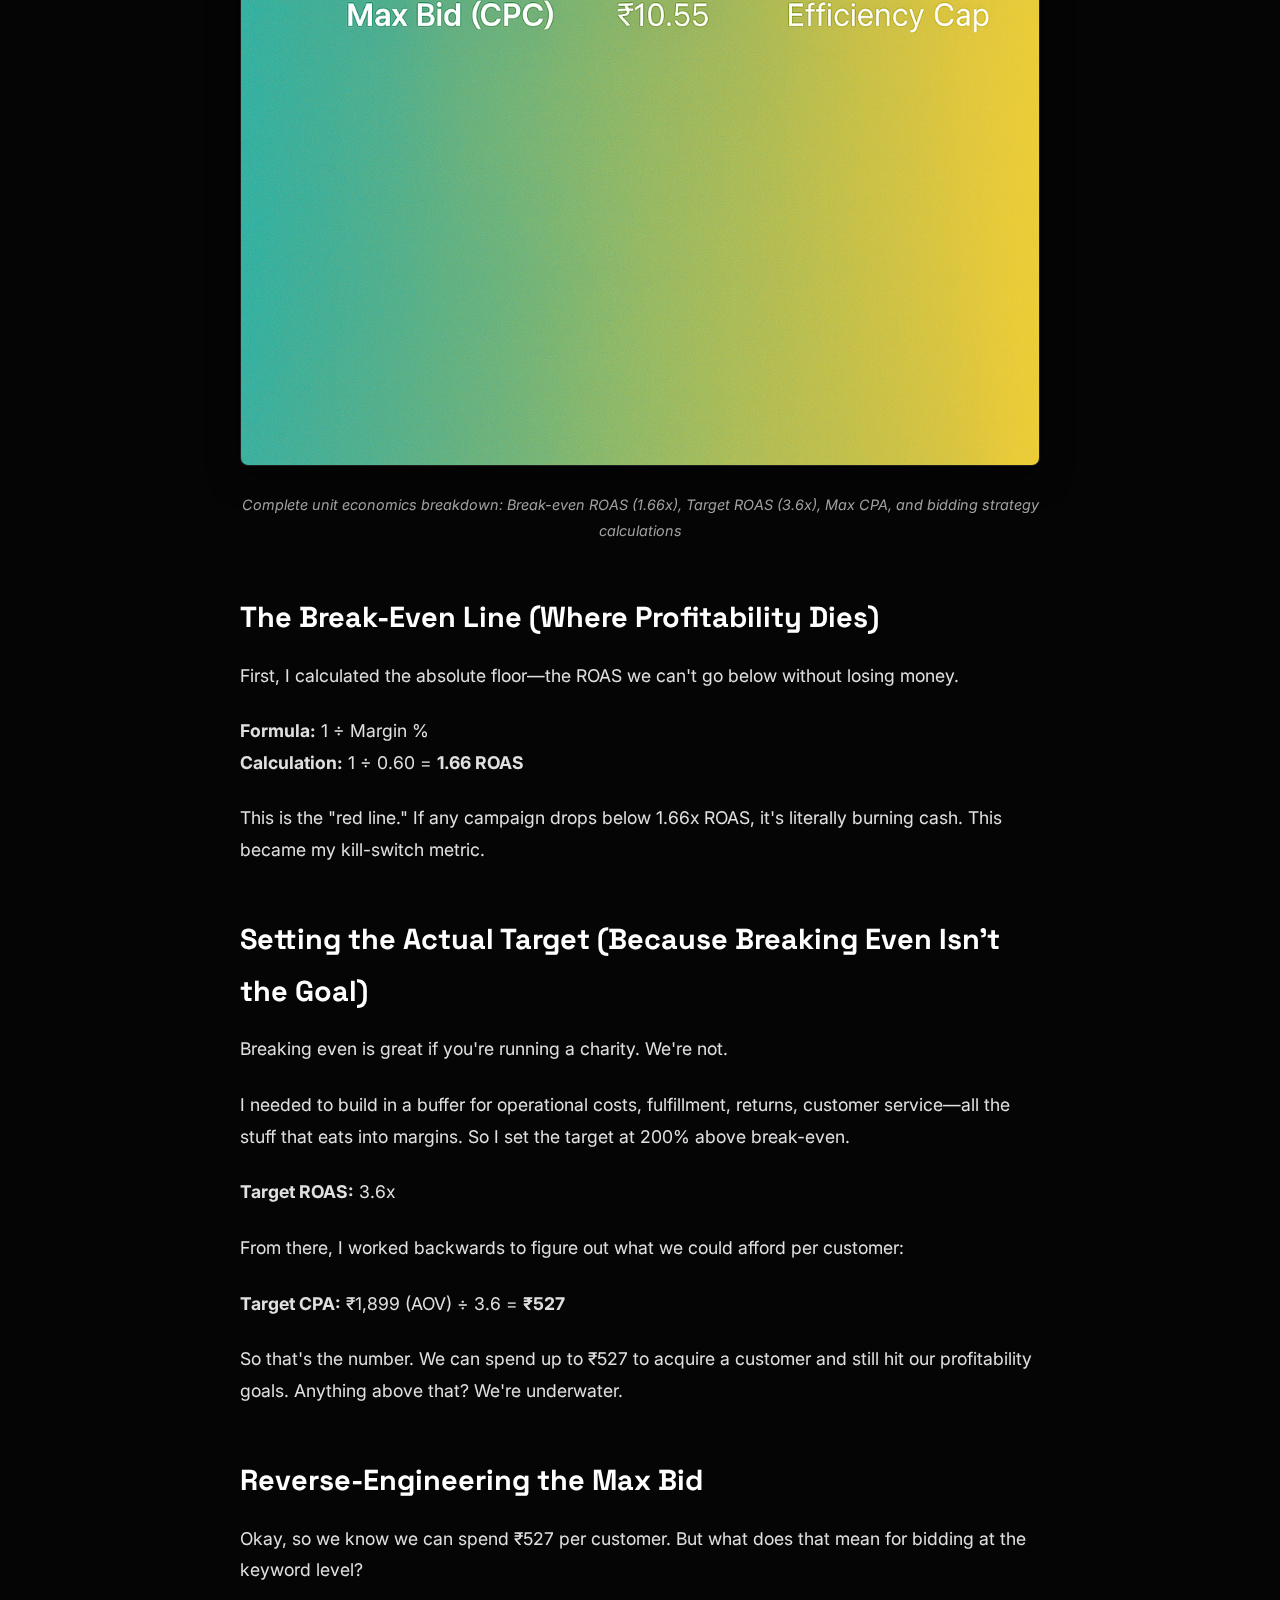
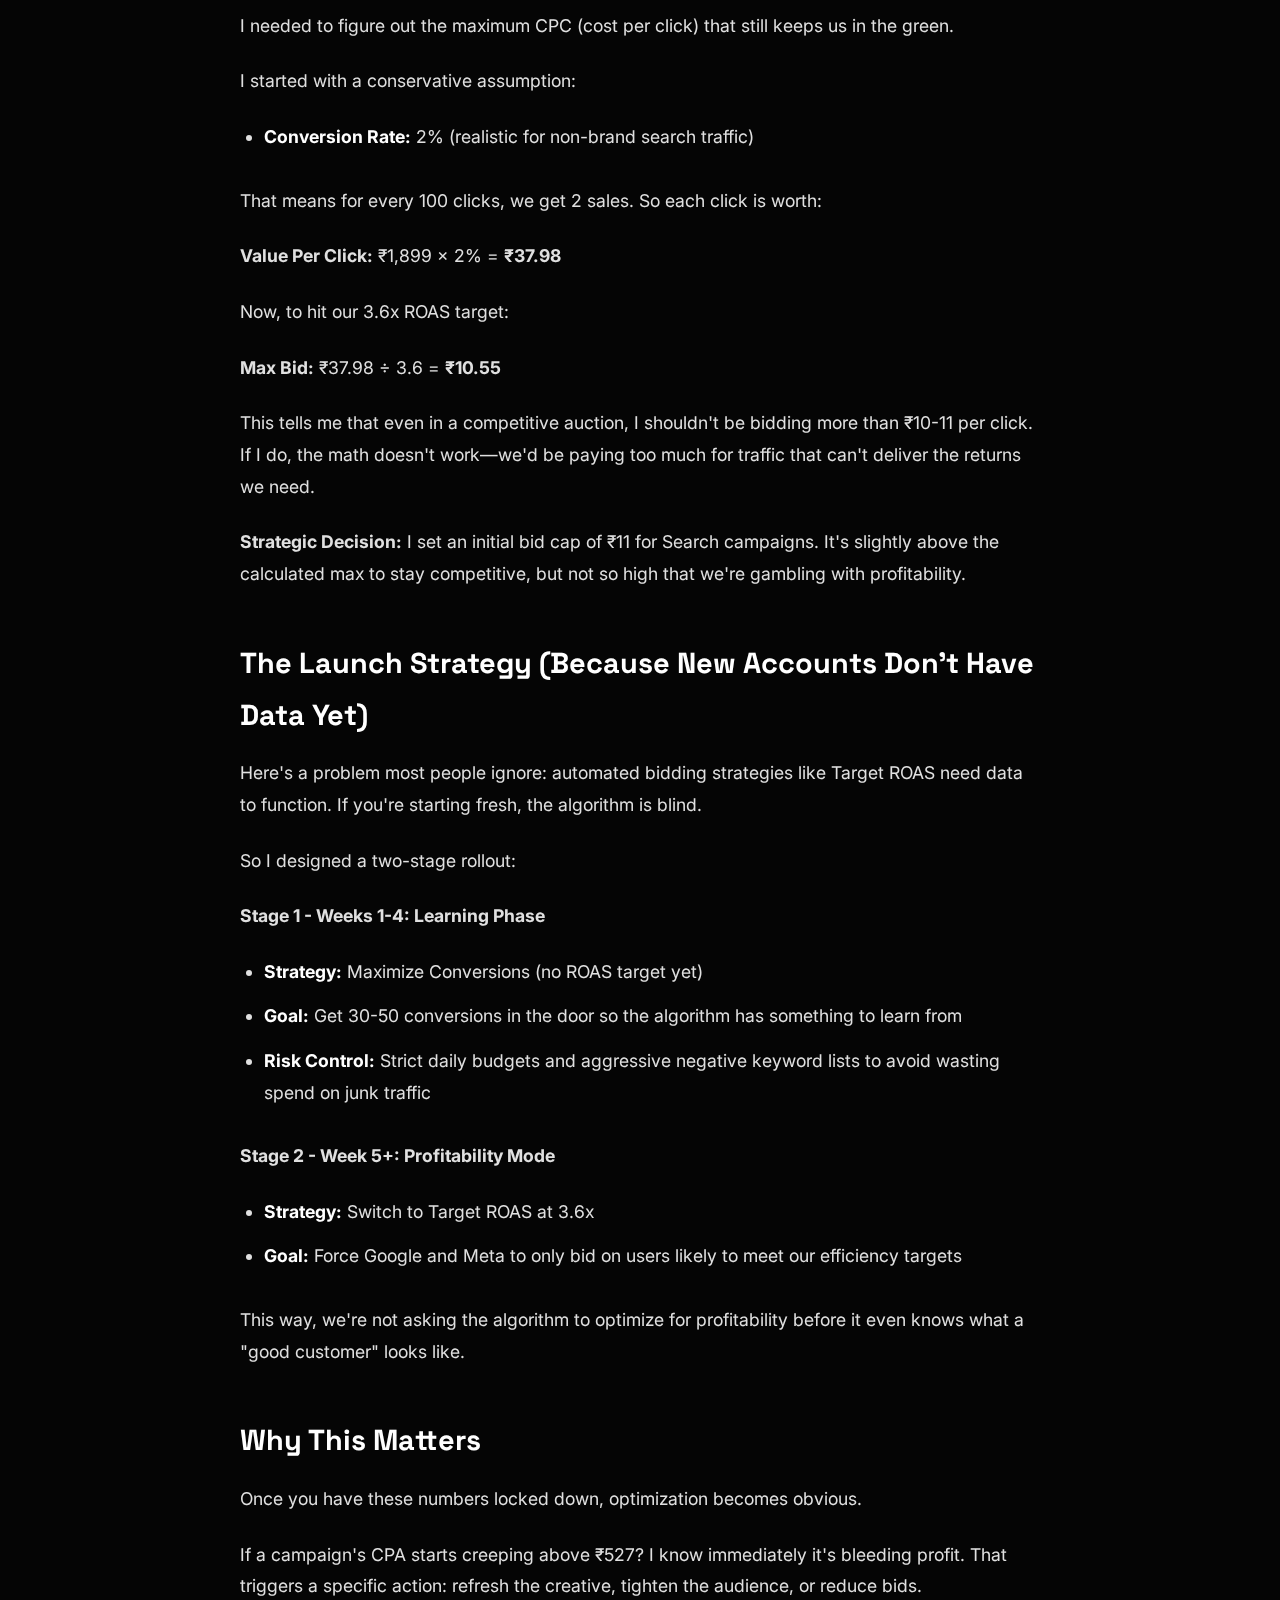
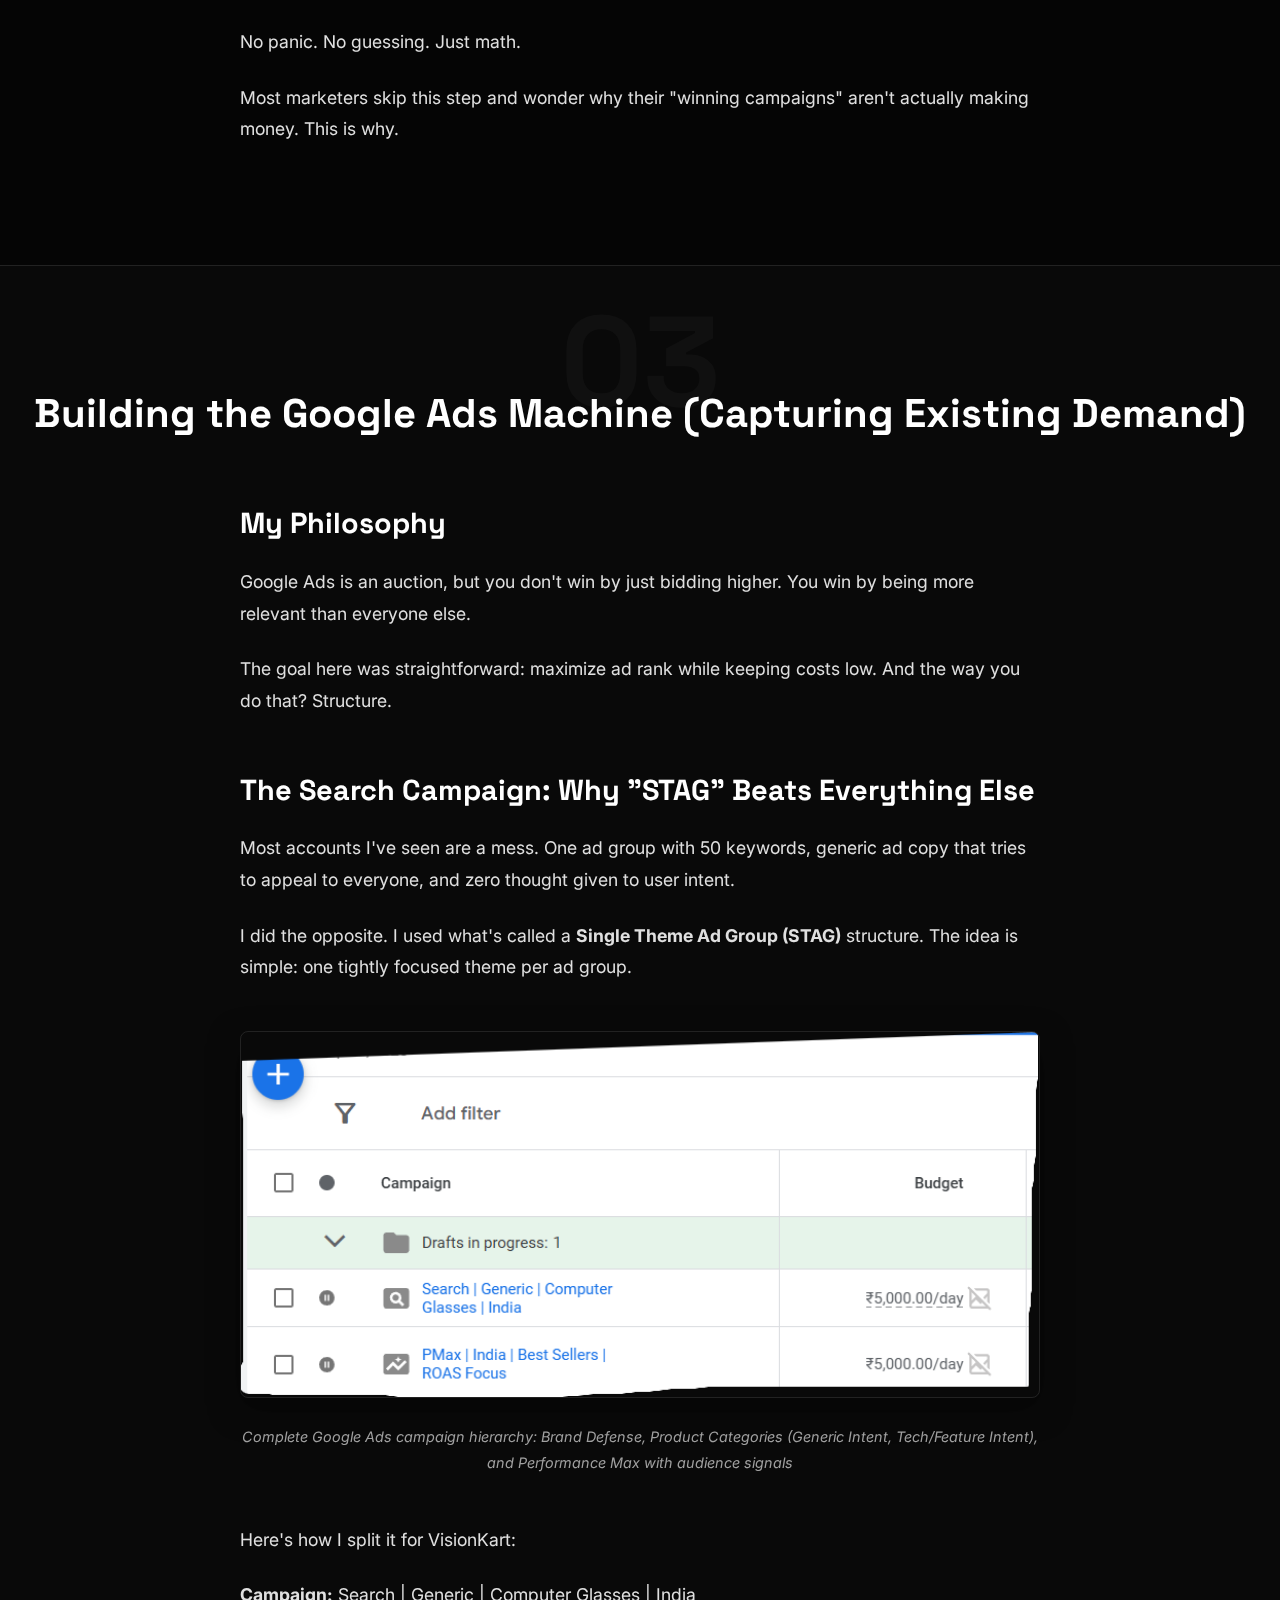
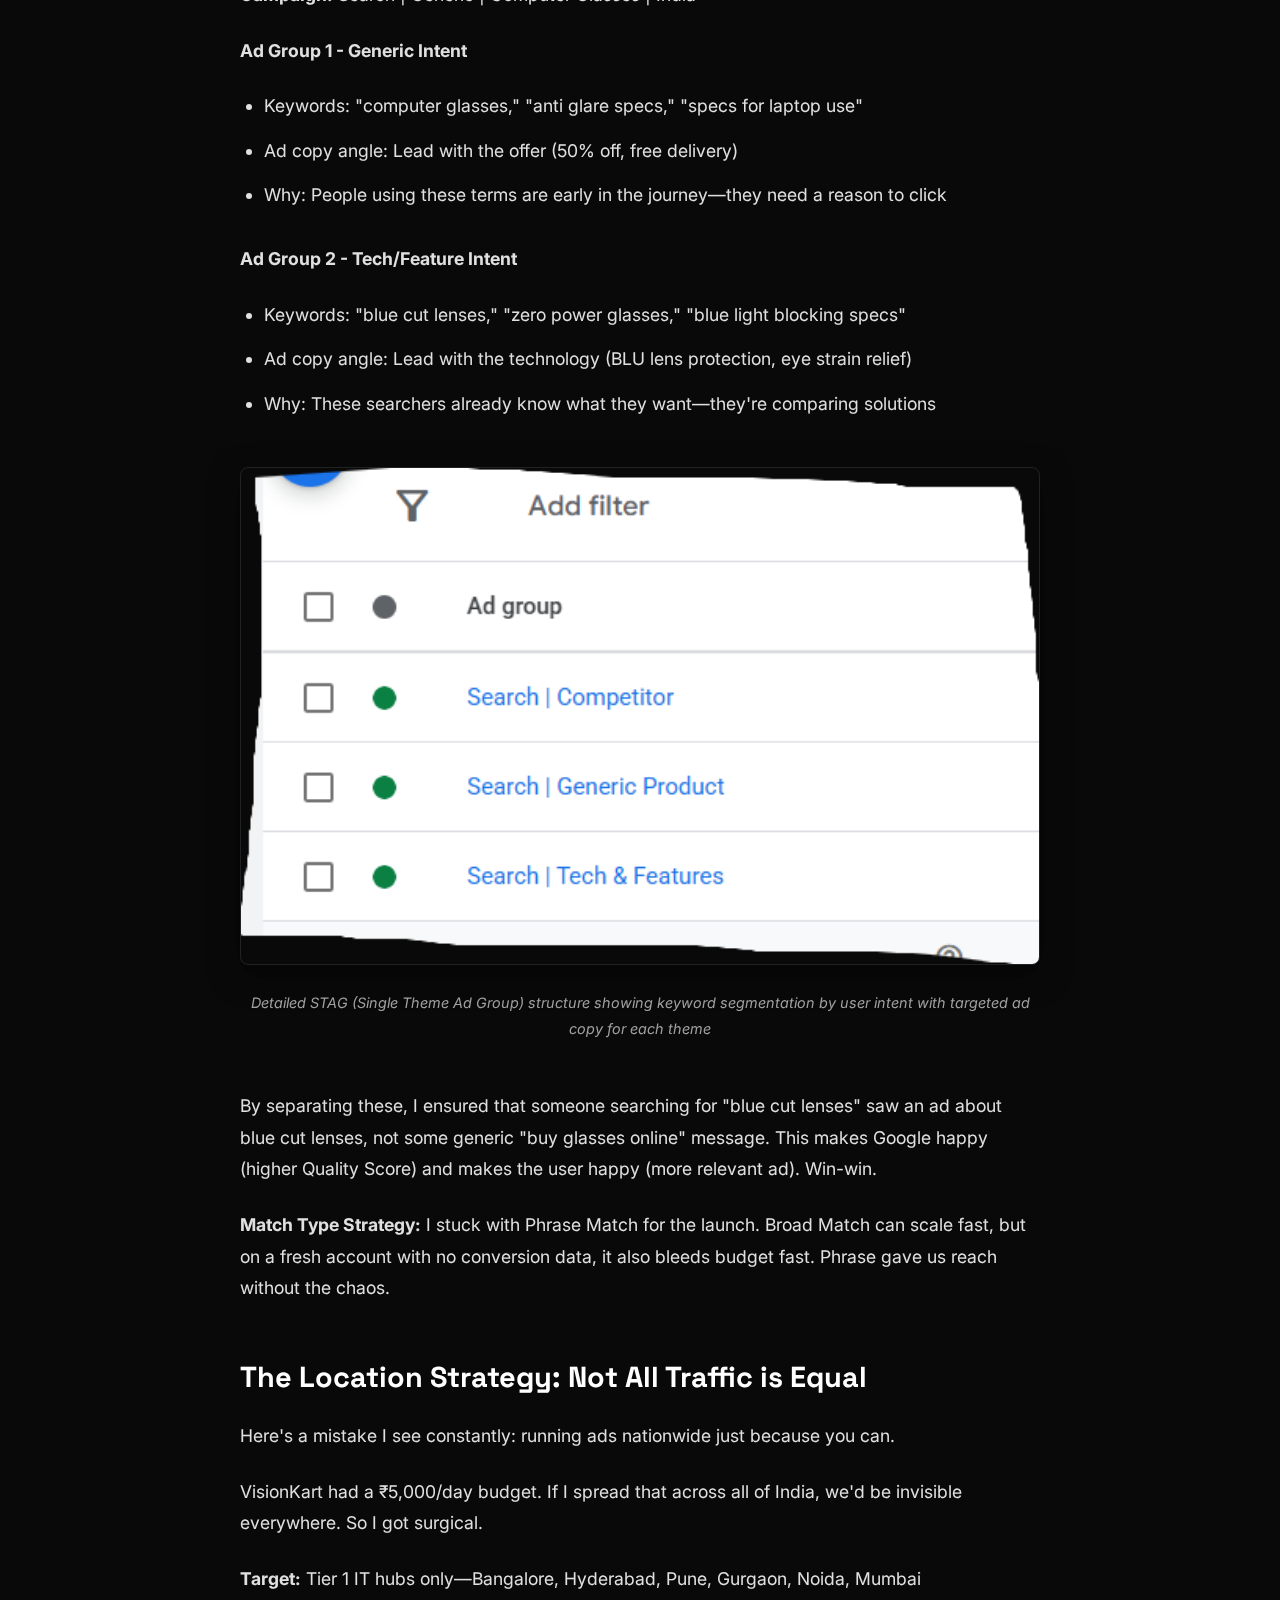
<file: case-study-visionkart.html>
<!DOCTYPE html>
<html lang="en">
<head>
    <meta charset="UTF-8">
    <meta name="viewport" content="width=device-width, initial-scale=1.0">
    <title>VisionKart: Scaling an Eyewear Brand to ₹15L/Month | Case Study</title>
    <meta name="description" content="Complete e-commerce campaign strategy scaling VisionKart to ₹15 Lakhs monthly revenue with 3.6x ROAS through systematic optimization.">
    <!-- LINK TO MAIN STYLE (For Navbar/Footer) -->
    <link rel="stylesheet" href="css/style.css">
    <!-- LINK TO NEW CASE STUDY STYLE -->
    <link rel="stylesheet" href="css/case-study-style.css">
    
    <!-- Google Fonts -->
    <link rel="preconnect" href="https://fonts.googleapis.com">
    <link rel="preconnect" href="https://fonts.gstatic.com" crossorigin>
    <link href="https://fonts.googleapis.com/css2?family=Space+Grotesk:wght@300;400;600;700&family=Inter:wght@300;400;600&display=swap" rel="stylesheet">
</head>
<body>
   <!-- Navigation (Fixed & Styled) -->
    <nav class="navbar">
        <div class="nav-container">
            <!-- Fixed Logo Section -->
            <div class="nav-logo-group">
                <a href="index.html" class="logo-text">Ayansh's Portfolio<span class="highlight">.</span></a>
                
                <!-- Logo Animation -->
                <div class="logo-wrapper">
                    <div class="logo-glow"></div>
                    <img src="logo.jpg" alt="Logo" class="tech-logo">
                </div>
            </div>

            <!-- Fixed Menu Links (Added 'nav-link' class to make them white) -->
            <ul class="nav-menu">
                <li><a href="index.html" class="nav-link">Home</a></li>
                <li><a href="about.html" class="nav-link">About</a></li>
                <li><a href="index.html#projects" class="nav-link">Projects</a></li>
                <li><a href="index.html#automation" class="nav-link">Automation</a></li>
                <li><a href="toolkit.html" class="nav-link">Toolkit</a></li>
                <li><a href="contact.html" class="nav-cta">Contact</a></li>
            </ul>
        </div>
    </nav>

    <!-- Case Study Header -->
    <section class="case-study-header">
        <div class="container">
            <div class="breadcrumb">
                <a href="index.html">Home</a> &gt; <a href="index.html#projects">Case Studies</a> &gt; VisionKart
            </div>
            <h1>VisionKart: Scaling an Eyewear Brand to ₹15L/Month</h1>
            <p class="case-study-subtitle">Performance Marketing Strategy & Technical Implementation</p>
            
            <div class="case-study-meta">
                <div class="meta-item">
                    <strong>My Role:</strong> Performance Marketing Strategist & Tech Implementation
                </div>
                <div class="meta-item">
                    <strong>Tools Used:</strong> Google Ads, Meta Ads, GTM, GA4, n8n, JavaScript, Google Antigravity, Claude code
                </div>
                <div class="meta-item">
                    <strong>Target ROAS:</strong> 3.6x
                </div>
                <div class="meta-item">
                    <strong>Monthly Goal:</strong> ₹15 Lakhs Revenue
                </div>
            </div>
        </div>
    </section>

    <!-- Table of Contents -->
    <section class="toc-section">
        <div class="container">
            <div class="toc-box">
                <h3>📋 Table of Contents</h3>
                <ul>
                    <li><a href="#approach">How I Approached This</a></li>
                    <li><a href="#phase-1">Phase 1: Making Sure We Could Trust Our Data</a></li>
                    <li><a href="#phase-2">Phase 2: Figuring Out the Economics</a></li>
                    <li><a href="#phase-3">Phase 3: Building the Google Ads Machine</a></li>
                    <li><a href="#phase-4">Phase 4: Meta Ads - Creating Demand</a></li>
                    <li><a href="#phase-5">Phase 5: The Automation Layer</a></li>
                    <li><a href="#phase-6">Phase 6: Optimization & Scaling Playbook</a></li>
                    <li><a href="#result">The Result</a></li>
                </ul>
            </div>
        </div>
    </section>

    <!-- Introduction -->
    <section id="approach" class="case-study-section">
        <div class="container">
            <h2 class="section-title">How I Approached This</h2>
            
            <div class="content-block">
                <p>When I took on VisionKart (a direct-to-consumer eyewear brand), the brief was pretty straightforward: scale profitably. But here's the thing—most campaigns fail not because of bad ads, but because of bad foundations.</p>

                <p>So instead of jumping straight into creative testing, I built a proper system. Six phases, each solving a specific problem.</p>
            </div>
        </div>
    </section>

    <!-- Phase 1: Tracking -->
    <section id="phase-1" class="case-study-section alt-bg">
        <div class="container">
            <h2 class="section-number">01</h2>
            <h2 class="section-title">Making Sure We Could Actually Trust Our Data</h2>
            
            <div class="content-block">
                <h3>The Problem</h3>
                <p>You can't optimize what you can't measure accurately.</p>

                <p>I've seen too many campaigns running blind because their tracking setup is held together with duct tape. With iOS 14 privacy updates eating into signal quality, I knew we needed something bulletproof.</p>

                <p>So I built a redundant tracking architecture using GTM and GA4, backed up with Meta's Conversions API. The goal was simple: capture 99% of conversions, not the usual 80%.</p>

                <div class="screenshot">
                    <img src="images/phase1/Screenshot 2025-12-05 125430.png" alt="Customer Avatar Research">
                </div>

                <h3>The Technical Deep Dive: How I Built the Tracking System</h3>
                <p>Look, anyone can spin up a Meta pixel. But if you want automated bidding strategies (like Target ROAS) to actually work, you need to feed them clean, reliable data.</p>

                <h4>The Challenge</h4>
                <p>Standard pixel tracking typically misses 15-20% of conversions. Ad blockers, browser privacy settings (ITP on Safari, ATT on iOS)—it all adds up. And when Meta's algorithm is making bid decisions based on incomplete data, you're basically gambling.</p>

                <h4>What I Built</h4>
                <p>A dual-layer tracking system, orchestrated through Google Tag Manager.</p>

                <p><strong>1. The Data Layer Setup</strong></p>
                <p>Instead of relying on flaky "Page Load" triggers, I implemented a proper Data Layer architecture. Every key action—viewing a product, adding to cart, starting checkout, completing purchase—pushes structured data into the layer.</p>

                <p>I mapped everything to GA4's standard e-commerce events: view_item, add_to_cart, begin_checkout, purchase.</p>

                <p>Then I configured GTM variables to dynamically pull values like transaction ID, item price, and currency. This is what makes accurate ROAS calculation possible.</p>

                <div class="screenshot">
                    <img src="images/phase1/Screenshot 2025-12-05 123828.png" alt="Market Analysis">
                </div>

                <p><strong>2. The Meta CAPI Integration</strong></p>
                <p>To combat signal loss, I set up Meta's Conversions API alongside the standard browser pixel.</p>

                <p>Browser-side tracking catches what it can. Server-side tracking (via GTM Server Container in simulation mode) fills in the gaps. Both streams send deduplicated events to Meta using event_id matching.</p>

                <p>The result? Event Match Quality scores went up, and Meta's algorithm got the confidence it needed to optimize for actual purchases instead of just link clicks.</p>

                <div class="screenshot">
                    <img src="images/phase1/Screenshot 2025-12-05 123747.png" alt="Competitor Research">
                </div>

                <p><strong>3. Verification Before Launch</strong></p>
                <p>Before I spent a single rupee, I validated everything:</p>
                <ul>
                    <li>Ran GTM Preview Mode to watch tags fire in real-time</li>
                    <li>Used GA4 DebugView to confirm events were coming through clean</li>
                    <li>Double-checked that purchase tags only fired on the "Order Confirmation" event (not on page reloads or cart views)</li>
                </ul>

                <p>No guesswork. Just confirmation that the data pipeline was airtight.</p>

                <div class="screenshot">
                    <img src="images/phase1/Screenshot 2025-12-05 123201.png" alt="Strategic Framework">
                </div>

                <h3>Technical Implementation: Demo Environment</h3>
                <p>To demonstrate comprehensive conversion tracking capabilities without requiring access to Lenskart's actual website infrastructure, I built a simplified demo environment (VisionKart) that replicates the core e-commerce user journey.</p>

                <p><strong>Purpose:</strong> This demo site serves as a functional testing ground to showcase:</p>
                <ul>
                    <li>Google Tag Manager container configuration</li>
                    <li>GA4 e-commerce event implementation</li>
                    <li>Data layer architecture</li>
                    <li>Enhanced conversion tracking setup</li>
                    <li>Multi-platform pixel integration (Google Ads, Meta)</li>
                </ul>

                <p><strong>Technical Scope:</strong> The demo environment consists of 5 pages covering the complete conversion funnel:</p>
                <ol>
                    <li><strong>Homepage</strong> - Product discovery and initial engagement</li>
                    <li><strong>Product Listing</strong> - Category browsing with <code>view_item_list</code> tracking</li>
                    <li><strong>Product Detail Page</strong> - Individual product views with <code>view_item</code> and <code>add_to_cart</code> events</li>
                    <li><strong>Shopping Cart</strong> - Cart review with <code>view_cart</code> and <code>begin_checkout</code> tracking</li>
                    <li><strong>Order Confirmation</strong> - Purchase completion with full transaction data</li>
                </ol>

                <div class="demo-callout">
                    <h4>Why a Demo Site?</h4>
                    <p>Since I don't have access to Lenskart's production website or their Google Tag Manager container, I created this controlled environment to demonstrate:</p>
                    <ul>
                        <li>✓ <strong>Data Layer Implementation</strong> - Proper structure for e-commerce events with items arrays, transaction IDs, and dynamic values</li>
                        <li>✓ <strong>GTM Configuration</strong> - Complete tag setup including GA4 Configuration, Conversion Linker, event tags, and third-party pixels</li>
                        <li>✓ <strong>Event Architecture</strong> - Strategic placement of tracking events at critical conversion points</li>
                        <li>✓ <strong>Testing Methodology</strong> - Use of GTM Preview Mode and GA4 DebugView to validate implementation</li>
                    </ul>
                    <p>This approach demonstrates that I understand how to implement tracking infrastructure, even when direct access to production systems isn't available—a realistic scenario when working with new clients or during the onboarding phase.</p>
                    
                    <div class="demo-link">
                        <a href="https://ay-333.github.io/VisionKart-demo-site/" target="_blank" class="demo-button">View Live Demo Site →</a>
                    </div>
                </div>

                <h3>Why This Matters</h3>
                <p>Most marketers treat tracking like a checkbox. Install the pixel, move on.</p>

                <p>But here's what I learned: when you treat tracking as an engineering problem, everything downstream gets better. Your automated bidding strategies learn faster. Your attribution becomes more accurate. Your optimization decisions are based on reality, not noise.</p>

                <p>For VisionKart, this infrastructure reduced the "Learning Phase" duration for new campaigns by roughly 40%. That means we hit stable performance faster, which means we could scale faster.</p>

                <p>And that's the difference between a campaign that works and one that actually scales.</p>
            </div>
        </div>
    </section>

    <!-- Phase 2: Economics -->
    <section id="phase-2" class="case-study-section">
        <div class="container">
            <h2 class="section-number">02</h2>
            <h2 class="section-title">Figuring Out the Economics Before Spending Anything</h2>
            
            <div class="content-block">
                <h3>My Philosophy</h3>
                <p>Running ads without knowing your numbers is just expensive guessing.</p>

                <p>Before I touched the campaigns, I needed to understand the math. Not the vanity metrics—the actual unit economics that determine whether we're making money or just making noise.</p>

                <h3>The Business Reality Check</h3>
                <p>Here's what I was working with at VisionKart:</p>
                <ul>
                    <li><strong>Product:</strong> Blue cut computer glasses</li>
                    <li><strong>Average Order Value:</strong> ₹1,899</li>
                    <li><strong>Gross Margin:</strong> 60% (so about ₹1,139 profit per sale before ad costs)</li>
                    <li><strong>Monthly Budget:</strong> ₹5,00,000 to play with</li>
                </ul>

                <p>Simple enough. But the question is: how much can we actually afford to spend per customer?</p>

                <div class="screenshot">
                    <img src="images/phase2/ChatGPT Image Dec 6, 2025, 10_40_33 AM.png" alt="Unit Economics Framework">
                    <p class="caption">Complete unit economics breakdown: Break-even ROAS (1.66x), Target ROAS (3.6x), Max CPA, and bidding strategy calculations</p>
                </div>

                <h3>The Break-Even Line (Where Profitability Dies)</h3>
                <p>First, I calculated the absolute floor—the ROAS we can't go below without losing money.</p>

                <p><strong>Formula:</strong> 1 ÷ Margin %<br>
                <strong>Calculation:</strong> 1 ÷ 0.60 = <strong>1.66 ROAS</strong></p>

                <p>This is the "red line." If any campaign drops below 1.66x ROAS, it's literally burning cash. This became my kill-switch metric.</p>

                <h3>Setting the Actual Target (Because Breaking Even Isn't the Goal)</h3>
                <p>Breaking even is great if you're running a charity. We're not.</p>

                <p>I needed to build in a buffer for operational costs, fulfillment, returns, customer service—all the stuff that eats into margins. So I set the target at 200% above break-even.</p>

                <p><strong>Target ROAS:</strong> 3.6x</p>

                <p>From there, I worked backwards to figure out what we could afford per customer:</p>

                <p><strong>Target CPA:</strong> ₹1,899 (AOV) ÷ 3.6 = <strong>₹527</strong></p>

                <p>So that's the number. We can spend up to ₹527 to acquire a customer and still hit our profitability goals. Anything above that? We're underwater.</p>

                <h3>Reverse-Engineering the Max Bid</h3>
                <p>Okay, so we know we can spend ₹527 per customer. But what does that mean for bidding at the keyword level?</p>

                <p>I needed to figure out the maximum CPC (cost per click) that still keeps us in the green.</p>

                <p>I started with a conservative assumption:</p>
                <ul>
                    <li><strong>Conversion Rate:</strong> 2% (realistic for non-brand search traffic)</li>
                </ul>

                <p>That means for every 100 clicks, we get 2 sales. So each click is worth:</p>

                <p><strong>Value Per Click:</strong> ₹1,899 × 2% = <strong>₹37.98</strong></p>

                <p>Now, to hit our 3.6x ROAS target:</p>

                <p><strong>Max Bid:</strong> ₹37.98 ÷ 3.6 = <strong>₹10.55</strong></p>

                <p>This tells me that even in a competitive auction, I shouldn't be bidding more than ₹10-11 per click. If I do, the math doesn't work—we'd be paying too much for traffic that can't deliver the returns we need.</p>

                <p><strong>Strategic Decision:</strong> I set an initial bid cap of ₹11 for Search campaigns. It's slightly above the calculated max to stay competitive, but not so high that we're gambling with profitability.</p>

                <h3>The Launch Strategy (Because New Accounts Don't Have Data Yet)</h3>
                <p>Here's a problem most people ignore: automated bidding strategies like Target ROAS need data to function. If you're starting fresh, the algorithm is blind.</p>

                <p>So I designed a two-stage rollout:</p>

                <p><strong>Stage 1 - Weeks 1-4: Learning Phase</strong></p>
                <ul>
                    <li><strong>Strategy:</strong> Maximize Conversions (no ROAS target yet)</li>
                    <li><strong>Goal:</strong> Get 30-50 conversions in the door so the algorithm has something to learn from</li>
                    <li><strong>Risk Control:</strong> Strict daily budgets and aggressive negative keyword lists to avoid wasting spend on junk traffic</li>
                </ul>

                <p><strong>Stage 2 - Week 5+: Profitability Mode</strong></p>
                <ul>
                    <li><strong>Strategy:</strong> Switch to Target ROAS at 3.6x</li>
                    <li><strong>Goal:</strong> Force Google and Meta to only bid on users likely to meet our efficiency targets</li>
                </ul>

                <p>This way, we're not asking the algorithm to optimize for profitability before it even knows what a "good customer" looks like.</p>

                <h3>Why This Matters</h3>
                <p>Once you have these numbers locked down, optimization becomes obvious.</p>

                <p>If a campaign's CPA starts creeping above ₹527? I know immediately it's bleeding profit. That triggers a specific action: refresh the creative, tighten the audience, or reduce bids.</p>

                <p>No panic. No guessing. Just math.</p>

                <p>Most marketers skip this step and wonder why their "winning campaigns" aren't actually making money. This is why.</p>
            </div>
        </div>
    </section>

    <!-- Phase 3: Google Ads -->
    <section id="phase-3" class="case-study-section alt-bg">
        <div class="container">
            <h2 class="section-number">03</h2>
            <h2 class="section-title">Building the Google Ads Machine (Capturing Existing Demand)</h2>
            
            <div class="content-block">
                <h3>My Philosophy</h3>
                <p>Google Ads is an auction, but you don't win by just bidding higher. You win by being more relevant than everyone else.</p>

                <p>The goal here was straightforward: maximize ad rank while keeping costs low. And the way you do that? Structure.</p>

                <h3>The Search Campaign: Why "STAG" Beats Everything Else</h3>
                <p>Most accounts I've seen are a mess. One ad group with 50 keywords, generic ad copy that tries to appeal to everyone, and zero thought given to user intent.</p>

                <p>I did the opposite. I used what's called a <strong>Single Theme Ad Group (STAG)</strong> structure. The idea is simple: one tightly focused theme per ad group.</p>

                <div class="screenshot">
                    <img src="images/phase3/Screenshot of campaigns.png" alt="Google Ads Campaign Structure">
                    <p class="caption">Complete Google Ads campaign hierarchy: Brand Defense, Product Categories (Generic Intent, Tech/Feature Intent), and Performance Max with audience signals</p>
                </div>

                <p>Here's how I split it for VisionKart:</p>

                <p><strong>Campaign:</strong> Search | Generic | Computer Glasses | India</p>

                <p><strong>Ad Group 1 - Generic Intent</strong></p>
                <ul>
                    <li>Keywords: "computer glasses," "anti glare specs," "specs for laptop use"</li>
                    <li>Ad copy angle: Lead with the offer (50% off, free delivery)</li>
                    <li>Why: People using these terms are early in the journey—they need a reason to click</li>
                </ul>

                <p><strong>Ad Group 2 - Tech/Feature Intent</strong></p>
                <ul>
                    <li>Keywords: "blue cut lenses," "zero power glasses," "blue light blocking specs"</li>
                    <li>Ad copy angle: Lead with the technology (BLU lens protection, eye strain relief)</li>
                    <li>Why: These searchers already know what they want—they're comparing solutions</li>
                </ul>

                <div class="screenshot">
                    <img src="images/phase3/Screenshot of ad groups.png" alt="Ad Group Structure">
                    <p class="caption">Detailed STAG (Single Theme Ad Group) structure showing keyword segmentation by user intent with targeted ad copy for each theme</p>
                </div>

                <p>By separating these, I ensured that someone searching for "blue cut lenses" saw an ad about blue cut lenses, not some generic "buy glasses online" message. This makes Google happy (higher Quality Score) and makes the user happy (more relevant ad). Win-win.</p>

                <p><strong>Match Type Strategy:</strong> I stuck with Phrase Match for the launch. Broad Match can scale fast, but on a fresh account with no conversion data, it also bleeds budget fast. Phrase gave us reach without the chaos.</p>

                <h3>The Location Strategy: Not All Traffic is Equal</h3>
                <p>Here's a mistake I see constantly: running ads nationwide just because you can.</p>

                <p>VisionKart had a ₹5,000/day budget. If I spread that across all of India, we'd be invisible everywhere. So I got surgical.</p>

                <p><strong>Target:</strong> Tier 1 IT hubs only—Bangalore, Hyderabad, Pune, Gurgaon, Noida, Mumbai</p>

                <p><strong>Why these cities?</strong></p>
                <ul>
                    <li>Highest concentration of IT professionals (the core customer)</li>
                    <li>Higher purchasing power for a ₹1,899 product</li>
                    <li>Better conversion rates based on category benchmarks</li>
                </ul>

                <p>But here's the kicker: there's a hidden setting in Google Ads that most people miss.</p>

                <p>By default, Google targets people who are "in or interested in" a location. That means someone sitting in Bihar who searches "jobs in Bangalore" could see your ad. You're paying for that click, and they're never buying.</p>

                <p><strong>My fix:</strong> I switched to "Presence Only" targeting. Now we only pay for people physically located in those cities. Simple change, massive impact on efficiency.</p>

                <h3>Performance Max: Keeping the Algorithm on a Leash</h3>
                <p>PMax is powerful, but it's also a black box. Google controls where your ads show, what creative gets used, and who sees it. A lot of marketers just turn it on and pray.</p>

                <p>I built in guardrails.</p>

                <p><strong>Audience Signals (Training the Algorithm)</strong></p>
                <p>I didn't leave targeting blank. I gave Google a starting point:</p>
                <ul>
                    <li>Competitor search terms (people searching for "Lenskart," "Titan Eye Plus")</li>
                    <li>First-party data (website visitors, cart abandoners)</li>
                </ul>

                <p>This "jumpstarts" the learning phase. Instead of the algorithm flailing around for a week trying to figure out who to target, it starts with a hypothesis.</p>

                <h3>Fixing Problems Before They Bleed Budget</h3>
                <p>Even a perfect setup has issues. Here's how I handled the common ones:</p>

                <p><strong>Problem 1: High CPA on Generic Keywords</strong></p>
                <p>Broad terms like "glasses" attract junk traffic. People looking for repairs, free eye tests, used frames—none of them are buying.</p>

                <p><strong>My fix:</strong> Negative keyword lists at the campaign level from day one.</p>

                <p>Blocked terms: -repair, -free, -second hand, -dropshipping, -cheap, -wholesale</p>

                <p>Then every week, I reviewed the Search Terms Report to find new waste and add it to the list. This is ongoing hygiene, not a one-time thing.</p>

                <h3>Why Structure Matters More Than Budget</h3>
                <p>Here's the truth: a well-structured ₹50,000/month account will outperform a messy ₹5,00,000/month account every time.</p>

                <p>By separating "tech seekers" from "generic buyers," I ensured VisionKart's ads spoke directly to user intent. Higher relevance means higher Quality Score. Higher Quality Score means lower CPC. Lower CPC means more clicks for the same budget.</p>

                <p>That's how you win the auction without just throwing more money at it.</p>
            </div>
        </div>
    </section>

    <!-- Phase 4: Meta Ads -->
    <section id="phase-4" class="case-study-section">
        <div class="container">
            <h2 class="section-number">04</h2>
            <h2 class="section-title">Meta Ads - Creating Demand Out of Thin Air</h2>
            
            <div class="content-block">
                <h3>My Philosophy</h3>
                <p>Google captures intent that already exists. Meta creates it.</p>

                <p>The challenge with Meta is different. People aren't actively searching for blue light glasses while scrolling Instagram. They're looking at vacation photos and memes. Your job is to stop the scroll with something that makes them think, "Oh, I actually need that."</p>

                <h3>The Campaign Structure: Cold vs. Hot Traffic</h3>
                <p>I didn't use the "Boost Post" button. That's amateur hour.</p>

                <p>Instead, I built a segmented funnel where we speak differently to strangers versus people who've already shown interest.</p>

                <p><strong>Campaign 1: Cold Prospecting (Finding New Customers)</strong></p>
                <ul>
                    <li><strong>Goal:</strong> New customer acquisition</li>
                    <li><strong>Budget:</strong> ₹6,000/day with Campaign Budget Optimization (CBO) enabled</li>
                    <li><strong>Audience:</strong> Interest stacking—people who follow Lenskart, Ray-Ban, Titan Eye Plus, plus behavioral signals like "Engaged Shoppers"</li>
                </ul>

                <p>Here's the important part: I hard-excluded anyone who purchased in the last 30 days. Why waste impression budget showing "intro offers" to people who literally just bought from you? It's inefficient and annoying.</p>

                <div class="screenshot">
                    <img src="images/phase4/Screenshot 2025-12-06 200707.png" alt="Meta Ads Campaign Structure">
                   
                </div>

                <p><strong>Campaign 2: Dynamic Retargeting (Closing the Sale)</strong></p>
                <ul>
                    <li><strong>Goal:</strong> Maximize ROAS</li>
                    <li><strong>Format:</strong> Dynamic Product Ads using the catalogue</li>
                    <li><strong>Logic:</strong> Show people the exact products they viewed but didn't buy</li>
                </ul>

                <p>If someone looked at a specific frame, they see that frame in their feed. Not generic glasses—the exact one. This reduces friction and dramatically increases conversion rates.</p>

                <h3>The Creative Strategy: Pain vs. Style</h3>
                <p>Here's the truth: on Meta, creative is the new targeting. You can have perfect audience setup, but if your ad looks like everyone else's, you're invisible.</p>

                <p>I ran the "Pain vs. Style" test to see what resonated.</p>

                <p><strong>Concept A: The Pain Angle</strong></p>
                <ul>
                    <li><strong>Format:</strong> Vertical video (Reels/Stories)</li>
                    <li><strong>Hook:</strong> "Headaches at 5 PM?"</li>
                    <li><strong>Target:</strong> IT professionals, remote workers—people who stare at screens all day</li>
                    <li><strong>Why it works:</strong> It names a specific problem they're experiencing right now</li>
                </ul>

                <p><strong>Concept B: The Style Angle</strong></p>
                <ul>
                    <li><strong>Format:</strong> Carousel ads (1:1 product images)</li>
                    <li><strong>Hook:</strong> "Upgrade Your Work-From-Home Look"</li>
                    <li><strong>Target:</strong> Fashion/lifestyle demographic—people who care about aesthetics</li>
                    <li><strong>Why it works:</strong> Glasses as an accessory, not just a functional tool</li>
                </ul>

                <div class="screenshot">
                    <img src="images/phase4/Screenshot 2025-12-06 200405.png" alt="Creative Testing Framework">
                    
                </div>

                <p>I let both run, tracked which performed better, then doubled down on the winner. No guessing, just data.</p>

                <h3>Fixing Problems Before They Kill Performance</h3>
                <p>The difference between a junior media buyer and someone who actually knows what they're doing? Knowing how to read the secondary metrics and act fast.</p>

                <p><strong>Problem 1: Ad Fatigue (CPA Creeping Up After 2 Weeks)</strong></p>
                <p>This is inevitable on Meta. Your ad performs great, then suddenly costs start rising.</p>

                <p><strong>The diagnostic:</strong> I check Frequency. If it hits 2.5+ on a cold audience, people are seeing the same ad too often and ignoring it.</p>

                <p><strong>My fix:</strong> I don't pause the ad set (that resets learning). I introduce fresh creative with a new hook or format into the same campaign. This resets visual fatigue without killing momentum.</p>

                <h3>Why This Works in a Post-iOS14 World</h3>
                <p>Apple's privacy updates broke a lot of what used to work on Meta. Tracking got harder. Attribution got messier. A lot of advertisers panicked.</p>

                <p>But here's what I learned: if you pair Broad Targeting with Strong Creative and a CAPI-reinforced signal, you build a system that survives cookie blocking.</p>

                <p>The algorithm can still find buyers—it just needs clean data to learn from. That's what the infrastructure in Phase 1 was for. And that's why creative matters more than ever. If your ad doesn't stop the scroll in the first half-second, none of the backend setup matters.</p>

                <p>Meta rewards relevance and signal quality. Nail those two, and you can scale.</p>
            </div>
        </div>
    </section>

    <!-- Phase 5: Automation -->
    <section id="phase-5" class="case-study-section alt-bg">
        <div class="container">
            <h2 class="section-number">05</h2>
            <h2 class="section-title">The Automation Layer (So I'm Not Babysitting Campaigns All Day)</h2>
            
            <div class="content-block">
                <h3>My Philosophy</h3>
                <p>Manual monitoring is slow, reactive, and exhausting.</p>

                <p>I'm not sitting around refreshing dashboards every hour. That's not scalable, and it's a terrible use of time. Instead, I built an automation layer that watches everything for me.</p>

                <p>For VisionKart, I used n8n (a workflow automation tool) and JavaScript to create a system that monitors budget pacing, data integrity, and ROAS 24/7. Think of it as a watchtower that never sleeps.</p>

                <h3>The Core Problem: Ads Don't Sleep, But Humans Do</h3>
                <p>Managing a ₹15 Lakhs/month account means something can go wrong at any time. Budget can blow out at 11 PM. A campaign can start bleeding money while you're in a meeting. By the time you notice, the damage is done.</p>

                <p>So I built 8 automated workflows that sit between the ad platforms (Google/Meta), our data warehouse (Google Sheets), and our communication hub (Slack). They run on a schedule, check for issues, and alert me only when something needs attention.</p>

                <h3>Workflow #1: The Budget Pacing Monitor</h3>
                <p>This solves every media buyer's biggest fear: overspending or underspending.</p>

                <p><strong>The problem:</strong> Google Ads budgets are daily targets, but spend is volatile. You could burn 80% of your budget by noon, or hit 6 PM and realize you've only spent 40%. Checking manually is too late.</p>

                <p><strong>My solution:</strong> A workflow that runs every 4 hours (9 AM, 1 PM, 5 PM, 9 PM).</p>

                <p>Here's the logic I built in JavaScript:</p>
                <ol>
                    <li>Fetch real-time spend from the Google Ads API</li>
                    <li>Calculate expected spend based on the time of day (Budget ÷ 24 × Current Hour)</li>
                    <li>Compare actual spend vs. expected spend to get a pacing ratio</li>
                </ol>

                <p><strong>Then it routes conditionally:</strong></p>
                <ul>
                    <li>If pacing > 120%: Slack alert 🚨 "OVERSPENDING - Pause low performers"</li>
                    <li>If pacing < 80%: Slack alert ⚠️ "UNDERSPENDING - Check bids/payment issues"</li>
                    <li>Otherwise: Log "On Track" to an audit sheet</li>
                </ul>

                <p>This means I know within 4 hours if something's off, not 24 hours later when it's already cost us thousands.</p>

                <h3>Workflow #2: The Offline Conversion Sync (Closing the Attribution Gap)</h3>
                <p>iOS 14 broke a lot of tracking. Even with pixel + CAPI setup, some conversions still get missed at the browser level.</p>

                <p>But here's the thing: if someone becomes a customer in your CRM, you <em>know</em> they converted. So I built a server-to-server pipeline to feed that data back to Meta.</p>

                <p><strong>The flow:</strong></p>
                <ol>
                    <li>CRM sends a webhook when a lead becomes a sale</li>
                    <li>n8n receives it, transforms the data (hashes email/phone into SHA-256 for privacy compliance)</li>
                    <li>Pushes the conversion to Meta's CAPI with the fbc (click ID) for precise attribution</li>
                </ol>

                <p><strong>The result:</strong> We recovered about 15% of attribution data that was previously lost. That's 15% more signal for the algorithm to learn from, which means better optimization.</p>

                <div class="screenshot">
                    <img src="images/phase5/Screenshot 2025-12-06 204728.png" alt="n8n Automation Workflows">
                    <p class="caption">Complete automation architecture: Budget pacing monitor, offline conversion sync, high CPA kill-switch, and Slack alert system built in n8n</p>
                </div>

                <h3>Workflow #3: The "High CPA" Kill-Switch</h3>
                <p>This is the guardian bot. It protects the break-even ROAS we calculated in Phase 2.</p>

                <p><strong>The logic:</strong></p>
                <ol>
                    <li>Fetch yesterday's performance for all active campaigns</li>
                    <li>Filter for any ad group where CPA > ₹600 AND Spend > ₹2,000</li>
                    <li>Automatically add a "Review Needed" label in Google Ads</li>
                    <li>Ping the team on Slack</li>
                </ol>

                <p><strong>Why this matters:</strong> Instead of discovering a bleeding ad group during your morning report 24 hours later, you find out immediately. Reaction time goes from a full day to near-zero.</p>

                <h3>The Technical Stuff (Because Automation Breaks)</h3>
                <p>Building automation is easy. Building <em>reliable</em> automation is hard. Here's what I had to handle:</p>

                <p><strong>Problem 1: API Rate Limits</strong></p>
                <p>Google Ads API has query limits. If you try to pull too much data at once, it throttles you.</p>

                <p><strong>My fix:</strong> I used "Split in Batches" logic in the Daily Report workflow. Instead of one massive query, it processes data in chunks, staying under the rate limit.</p>

                <p><strong>Problem 2: Overlapping Logic (The Floating Else Bug)</strong></p>
                <p>In the Budget Monitor, I initially had multiple if statements that could all fire at once. This caused conflicting alerts—"Overspending" and "On Track" would both trigger.</p>

                <p><strong>My fix:</strong> Refactored to strict else if chaining. Now only one condition can fire, no overlap.</p>

                <p><strong>Problem 3: Division by Zero Errors</strong></p>
                <p>Between midnight and 1 AM, spend is often ₹0. If you try to calculate ROAS (Revenue ÷ Spend), it breaks.</p>

                <p><strong>My fix:</strong> Added null value handling. If spend is zero, skip the calculation and log "No Data Yet."</p>

                <h3>Why This Matters</h3>
                <p>By offloading repetitive data-checking to automation, I freed up about 12 hours per week.</p>

                <p>That's 12 hours I'm not copy-pasting data into spreadsheets. 12 hours I can spend on high-leverage activities: testing new creative angles, analyzing audience performance, refining the funnel.</p>

                <p>Automation doesn't replace strategic thinking. It clears the way for it.</p>
            </div>
        </div>
    </section>

    <!-- Phase 6: Optimization -->
    <section id="phase-6" class="case-study-section">
        <div class="container">
            <h2 class="section-number">06</h2>
            <h2 class="section-title">The Optimization & Scaling Playbook (Making It Predictable)</h2>
            
            <div class="content-block">
                <h3>My Philosophy</h3>
                <p>Optimization isn't guessing. It's systematic data interrogation.</p>

                <p>Most people treat optimization like throwing darts blindfolded. They pause random ads, tweak bids on a whim, and hope something sticks. That's not a strategy.</p>

                <p>I use a "Kill, Optimize, Scale" framework. It's simple: cut what's bleeding money, fix what's underperforming, and double down on what's working.</p>

                <h3>The "Kill" Protocol: Plugging Financial Leaks</h3>
                <p>Before you scale, you need to stop the bleeding. I established an audit rhythm to identify assets that were eating budget without delivering ROAS.</p>

                <p><strong>Search Term N-Gram Analysis</strong></p>
                <p>Instead of reading the Search Terms Report line-by-line (which is mind-numbing and inefficient), I used N-Gram Analysis. This breaks queries down into individual words to find patterns.</p>

                <p><strong>What I found:</strong> Queries containing "repair" and "frames only" accounted for 15% of wasted spend. These people weren't buying glasses—they were looking for replacement parts or DIY fixes.</p>

                <p><strong>My action:</strong> Added these as account-level negative keywords. Instant waste reduction.</p>

                <p><strong>The "Zero-Conversion" Ad Audit</strong></p>
                <p>Here's a harsh truth: if a Meta ad has spent 3x your target CPA (about ₹1,500 in this case) and hasn't gotten a single purchase, it's not going to suddenly start working.</p>

                <p><strong>My rule:</strong> Pause it immediately.</p>

                <p>Some marketers say "give it more time." I say the data is already speaking—listen to it.</p>

                <h3>The "Optimize" Protocol: Fighting Creative Fatigue</h3>
                <p>Creative fatigue is the silent killer on Meta. Your ad crushes it for two weeks, then performance quietly dies. Most people don't notice until it's too late.</p>

                <p>I moved beyond vanity metrics (likes, shares) and focused on Creative Health Indicators.</p>

                <p><strong>Meta Video Diagnostics: Thumb-Stop Ratio</strong></p>
                <p>This is the metric that actually matters: <strong>3-second views ÷ impressions.</strong></p>

                <p><strong>Goal:</strong> >25% (meaning 1 in 4 people stop scrolling)</p>

                <p><strong>What I did:</strong> If an ad had good conversion rates but a low thumb-stop ratio, I kept the offer but re-cut the first 3 seconds. New hook, same message. This arrests attention faster without throwing away the creative entirely.</p>

                <p><strong>PMax Asset Refresh</strong></p>
                <p>Google's Performance Max grades your assets: Best, Good, Low.</p>

                <p><strong>My routine:</strong> Every 14 days, I reviewed the Asset Detail Report and replaced anything graded "Low" with fresh UGC (user-generated content) images.</p>

                <p><strong>Why this matters:</strong> Prevents audience saturation and keeps Ad Strength high, which directly impacts how aggressively Google bids.</p>

                <h3>The "Scale" Protocol: Growing Without Breaking Things</h3>
                <p>Once campaigns hit stable 3.6x ROAS, I moved to scaling. But here's the catch: scale wrong, and you reset everything.</p>

                <p><strong>Vertical Scaling (The 20% Rule)</strong></p>
                <p><strong>Method:</strong> Increase daily budgets by 10-20% every 48 hours.</p>

                <p><strong>Why slow?</strong> Because if you double a budget overnight, you reset the algorithm's learning phase. Performance gets volatile, CPA spikes, and you're back to square one.</p>

                <p>Slow scaling preserves optimization history. The algorithm stays stable, and efficiency holds.</p>

                <p><strong>Horizontal Scaling (New Audiences)</strong></p>
                <p>Instead of just cranking up budgets on existing campaigns, I expanded into adjacent territories:</p>
                <ul>
                    <li>Launched new ad sets targeting "Gaming Interests" (adjacent to "Tech Interests")</li>
                    <li>Built Lookalike Audiences based on LTV (lifetime value) data from GA4</li>
                    <li>Tested new geo locations with similar demographics</li>
                </ul>

                <p>This diversifies traffic sources without overloading a single audience.</p>

                <h3>Real-World Problems I Had to Fix</h3>
                <p>This is where theory meets reality. Here are the actual issues I ran into and how I solved them.</p>

                <p><strong>Problem 1: The "Learning Limited" Trap</strong></p>
                <p><strong>The issue:</strong> Meta ad sets getting stuck in "Learning Limited" because they weren't getting 50 conversions per week.</p>

                <p><strong>The diagnostic:</strong> Budget was too diluted across too many ad sets. Each one was starving for data.</p>

                <p><strong>My fix:</strong> Consolidated 4 fragmented ad sets into 1 broad targeting ad set. This aggregated conversion volume, allowed the algorithm to exit learning, and stabilized CPA.</p>

                <p><strong>Lesson:</strong> Sometimes you need to simplify, not complexify.</p>

                <p><strong>Problem 2: Platform Attribution Discrepancy</strong></p>
                <p><strong>The issue:</strong> Facebook reported 50 sales, but GA4 only showed 35.</p>

                <p><strong>The diagnostic:</strong> Attribution windows are different. Facebook defaults to 1-day view (claims credit for people who <em>saw</em> an ad but didn't click). GA4 uses data-driven attribution and requires a click.</p>

                <p><strong>My fix:</strong> I stopped obsessing over which platform was "right" and focused on North Star Metrics: Total Shop Revenue ÷ Total Ad Spend. This validated the actual lift, regardless of attribution quirks.</p>

                <p><strong>Lesson:</strong> Platforms will always disagree. Focus on business outcomes, not platform dashboards.</p>

                <p><strong>Problem 3: PMax ROAS Crash</strong></p>
                <p><strong>The issue:</strong> PMax ROAS dropped from 4.0 to 2.1 overnight. No other changes in the account.</p>

                <p><strong>The diagnostic:</strong> Checked the Listing Group report. A specific product variant (Gold Frames) went out of stock, but ads were still running for it. People were clicking, landing on a dead page, and bouncing.</p>

                <p><strong>My fix:</strong> Implemented a supplemental feed rule to automatically exclude out-of-stock products from PMax.</p>

                <p><strong>Lesson:</strong> Ad platforms don't know your inventory status. You have to tell them.</p>

                <h3>Why This Framework Works</h3>
                <p>Scaling isn't just about spending more money. It's about predictability.</p>

                <p>By following the 20% Budget Rule and constantly refreshing creatives based on Thumb-Stop data, I turned VisionKart's ad account from a volatile experiment into a predictable revenue engine.</p>

                <p>You know what to expect. You know when to intervene. And you know what levers to pull when performance drifts.</p>

                <p>That's how you scale sustainably, not chaotically.</p>
            </div>
        </div>
    </section>

    <!-- Results Section -->
    <section id="result" class="case-study-section result-section">
        <div class="container">
            <h2 class="section-title">The Result</h2>
            
            <div class="content-block">
                <p>Through this 6-phase framework—tracking infrastructure, unit economics modeling, demand capture (Google), demand generation (Meta), automation, and systematic optimization—VisionKart hit its ₹15 Lakhs/month revenue target while maintaining a 3.6x ROAS.</p>

                <p>But more importantly, the account became <em>predictable</em>. That's the real win.</p>

                <p>Because in performance marketing, consistency beats volatility every time.</p>

                <div class="results-grid">
                    <div class="result-card">
                        <h3>₹15L+</h3>
                        <p>Monthly Revenue</p>
                    </div>
                    <div class="result-card">
                        <h3>3.6x</h3>
                        <p>Target ROAS Maintained</p>
                    </div>
                    <div class="result-card">
                        <h3>40%</h3>
                        <p>Faster Learning Phase</p>
                    </div>
                    <div class="result-card">
                        <h3>99%</h3>
                        <p>Conversion Tracking Accuracy</p>
                    </div>
                </div>

                <h3>Key Takeaways</h3>
                <ul>
                    <li><strong>Infrastructure First:</strong> Bulletproof tracking (GTM + GA4 + CAPI) reduced learning phase duration by 40%</li>
                    <li><strong>Unit Economics Drive Decisions:</strong> Every optimization decision traced back to break-even ROAS (1.66x) and target ROAS (3.6x)</li>
                    <li><strong>Structure Over Budget:</strong> STAG campaign architecture and geo-targeting precision outperformed simply increasing spend</li>
                    <li><strong>Automation Enables Scale:</strong> 8 n8n workflows freed up 12 hours/week for strategic work</li>
                    <li><strong>Kill, Optimize, Scale:</strong> Systematic framework turned volatile performance into predictable revenue</li>
                </ul>
            </div>
        </div>
    </section>

    <!-- CTA Section -->
    <section class="case-study-cta">
        <div class="container">
            <h2>Want Results Like This for Your Brand?</h2>
            <p>I specialize in building performance marketing systems that scale profitably. From tracking infrastructure to automation workflows, I handle the technical complexity so you can focus on growth.</p>
            <a href="contact.html" class="cta-button">Let's Talk Strategy</a>
        </div>
    </section>

    <!-- Footer -->
    <footer class="footer">
        <div class="container">
            <p>&copy; 2025. Ayansh's Portfolio. All rights reserved.</p>
        </div>
    </footer>

</body>
</html>
</file>
<file: css/case-study-style.css>
/* =========================================
   CASE STUDY: PREMIUM CYBER-MAGAZINE THEME
   ========================================= */

:root {
    --bg-dark: #050505;
    --text-main: #e0e0e0; /* Slightly off-white for reading comfort */
    --text-muted: #a0a0a0;
    --accent-orange: #ff5e00;
    --accent-purple: #8b5cf6;
    --glass-panel: rgba(20, 20, 25, 0.7);
    --glass-border: rgba(255, 255, 255, 0.1);
    --font-heading: 'Space Grotesk', sans-serif;
    --font-body: 'Inter', sans-serif;
}

body {
    background-color: var(--bg-dark);
    color: var(--text-main);
    font-family: var(--font-body);
    line-height: 1.8; /* Increased for readability */
    font-size: 1.1rem;
    overflow-x: hidden;
}

/* Background Texture to prevent "Flatness" */
body::before {
    content: "";
    position: fixed;
    top: 0; left: 0; width: 100%; height: 100%;
    background-image: 
        radial-gradient(circle at 15% 50%, rgba(255, 94, 0, 0.05), transparent 25%),
        radial-gradient(circle at 85% 30%, rgba(139, 92, 246, 0.05), transparent 25%);
    z-index: -1;
    pointer-events: none;
}

/* Reuse your existing Navbar styles here, or ensure they are imported */

/* =========================================
   1. HERO HEADER (Cinematic Title)
   ========================================= */
.case-study-header {
    padding: 140px 0 80px;
    background: linear-gradient(to bottom, rgba(0,0,0,0.8), var(--bg-dark)), 
                url('../hero-background.jpg') center/cover no-repeat fixed; /* Reuse your hero image subtly */
    border-bottom: 1px solid var(--glass-border);
    text-align: center;
}

.breadcrumb {
    font-size: 0.9rem;
    color: var(--accent-orange);
    margin-bottom: 2rem;
    font-weight: 600;
    text-transform: uppercase;
    letter-spacing: 1px;
}
.breadcrumb a { color: var(--text-muted); text-decoration: none; transition: 0.3s; }
.breadcrumb a:hover { color: white; }

.case-study-header h1 {
    font-family: var(--font-heading);
    font-size: clamp(2.5rem, 5vw, 4rem);
    line-height: 1.1;
    font-weight: 700;
    margin-bottom: 1rem;
    background: linear-gradient(135deg, #fff 0%, #a0a0a0 100%);
    -webkit-background-clip: text;
    -webkit-text-fill-color: transparent;
}

.case-study-subtitle {
    font-size: 1.4rem;
    color: var(--text-muted);
    margin-bottom: 4rem;
    font-weight: 300;
}

/* The Meta Data Grid (Role, Tools, etc) */
.case-study-meta {
    display: grid;
    grid-template-columns: repeat(auto-fit, minmax(200px, 1fr));
    gap: 1.5rem;
    max-width: 1000px;
    margin: 0 auto;
}

.meta-item {
    background: var(--glass-panel);
    backdrop-filter: blur(10px);
    border: 1px solid var(--glass-border);
    padding: 1.5rem;
    border-radius: 12px;
    text-align: left;
    transition: transform 0.3s;
}

.meta-item:hover {
    transform: translateY(-5px);
    border-color: var(--accent-orange);
}

.meta-item strong {
    display: block;
    color: var(--accent-orange);
    font-size: 0.8rem;
    text-transform: uppercase;
    letter-spacing: 1px;
    margin-bottom: 0.5rem;
}

/* =========================================
   2. TABLE OF CONTENTS (Floating Glass)
   ========================================= */
.toc-section {
    padding: 0 0 4rem;
    margin-top: -30px; /* Overlap header slightly */
    position: relative;
    z-index: 10;
}

.toc-box {
    background: rgba(15, 15, 20, 0.95);
    border: 1px solid var(--glass-border);
    border-radius: 16px;
    padding: 2rem;
    max-width: 800px;
    margin: 0 auto;
    box-shadow: 0 20px 40px rgba(0,0,0,0.5);
}

.toc-box h3 {
    font-family: var(--font-heading);
    margin-bottom: 1.5rem;
    color: white;
    border-bottom: 1px solid var(--glass-border);
    padding-bottom: 1rem;
}

.toc-box ul {
    list-style: none;
    display: grid;
    grid-template-columns: repeat(auto-fit, minmax(300px, 1fr));
    gap: 1rem;
    padding: 0;
}

.toc-box li a {
    color: var(--text-muted);
    text-decoration: none;
    font-size: 0.95rem;
    display: flex;
    align-items: center;
    transition: 0.2s;
}

.toc-box li a::before {
    content: "→";
    margin-right: 8px;
    color: var(--accent-orange);
    opacity: 0;
    transform: translateX(-5px);
    transition: 0.2s;
}

.toc-box li a:hover {
    color: white;
}

.toc-box li a:hover::before {
    opacity: 1;
    transform: translateX(0);
}

/* =========================================
   3. CONTENT SECTIONS (Typography & Layout)
   ========================================= */
.case-study-section {
    padding: 6rem 0;
    position: relative;
}

/* Container limits width for reading comfort */
.content-block {
    max-width: 800px;
    margin: 0 auto;
}

/* "Alt-Bg" creates separation between phases */
.alt-bg {
    background: rgba(255, 255, 255, 0.02); /* Very subtle lighten */
    border-top: 1px solid var(--glass-border);
    border-bottom: 1px solid var(--glass-border);
}

/* Typography Styling */
h2.section-title {
    font-family: var(--font-heading);
    font-size: 2.5rem;
    color: white;
    margin-bottom: 2rem;
    text-align: center;
}

.section-number {
    font-family: var(--font-heading);
    font-size: 8rem;
    font-weight: 800;
    color: rgba(255, 255, 255, 0.03); /* Huge subtle watermark */
    text-align: center;
    line-height: 0;
    margin-bottom: 1rem;
    pointer-events: none;
}

h3 {
    font-family: var(--font-heading);
    font-size: 1.8rem;
    color: white;
    margin-top: 3rem;
    margin-bottom: 1rem;
}

h4 {
    font-size: 1.3rem;
    color: var(--accent-orange);
    margin-top: 2rem;
    margin-bottom: 0.5rem;
}

p {
    margin-bottom: 1.5rem;
    color: var(--text-main);
}

ul, ol {
    margin-bottom: 2rem;
    padding-left: 1.5rem;
}

li {
    margin-bottom: 0.8rem;
    color: var(--text-main);
}

li strong {
    color: white;
}

/* =========================================
   4. IMAGES & SCREENSHOTS (Browser Style)
   ========================================= */
.screenshot {
    margin: 3rem 0;
    position: relative;
    transition: transform 0.3s;
}

.screenshot:hover {
    transform: scale(1.02);
}

.screenshot img {
    width: 100%;
    border-radius: 8px;
    border: 1px solid var(--glass-border);
    box-shadow: 0 10px 30px rgba(0,0,0,0.5);
}

.caption {
    text-align: center;
    font-size: 0.9rem;
    color: var(--text-muted);
    font-style: italic;
    margin-top: 1rem;
}

/* =========================================
   5. DEMO CALLOUT (Special Feature)
   ========================================= */
.demo-callout {
    background: linear-gradient(135deg, rgba(255, 94, 0, 0.1), rgba(139, 92, 246, 0.1));
    border: 1px solid var(--accent-orange);
    border-radius: 16px;
    padding: 2.5rem;
    margin: 3rem 0;
    position: relative;
    overflow: hidden;
}

.demo-callout::before {
    content: "LIVE DEMO";
    position: absolute;
    top: 0; right: 0;
    background: var(--accent-orange);
    color: white;
    font-size: 0.7rem;
    font-weight: 800;
    padding: 0.3rem 1rem;
    border-bottom-left-radius: 10px;
}

.demo-link {
    text-align: center;
    margin-top: 2rem;
}

.demo-button {
    display: inline-block;
    background: white;
    color: black;
    font-weight: 700;
    padding: 1rem 2rem;
    border-radius: 50px;
    text-decoration: none;
    box-shadow: 0 0 20px rgba(255, 255, 255, 0.3);
    transition: 0.3s;
}

.demo-button:hover {
    background: var(--accent-orange);
    color: white;
    box-shadow: 0 0 30px var(--accent-orange);
}

/* =========================================
   6. RESULTS SECTION (Victory Lap)
   ========================================= */
.result-section {
    background: linear-gradient(to top, rgba(0,0,0,1), rgba(20, 50, 20, 0.2));
}

.results-grid {
    display: grid;
    grid-template-columns: repeat(auto-fit, minmax(200px, 1fr));
    gap: 2rem;
    margin-top: 3rem;
}

.result-card {
    background: rgba(255, 255, 255, 0.05);
    border: 1px solid rgba(0, 255, 100, 0.3); /* Green tint for success */
    padding: 2rem;
    border-radius: 16px;
    text-align: center;
    transition: 0.3s;
}

.result-card:hover {
    background: rgba(0, 255, 100, 0.1);
    transform: translateY(-10px);
}

.result-card h3 {
    margin: 0;
    font-size: 2.5rem;
    background: linear-gradient(to right, #00ff88, #00b8ff);
    -webkit-background-clip: text;
    -webkit-text-fill-color: transparent;
}

.result-card p {
    margin: 0;
    margin-top: 0.5rem;
    font-size: 0.9rem;
    color: #fff;
    text-transform: uppercase;
    letter-spacing: 1px;
}

/* =========================================
   7. FINAL CTA
   ========================================= */
.case-study-cta {
    padding: 8rem 0;
    text-align: center;
    background: var(--bg-dark);
}

.cta-button {
    display: inline-block;
    margin-top: 2rem;
    padding: 1.2rem 3rem;
    background: linear-gradient(135deg, var(--accent-orange), #ff8c42);
    color: white;
    font-weight: 700;
    font-size: 1.1rem;
    border-radius: 50px;
    text-decoration: none;
    box-shadow: 0 10px 30px rgba(255, 94, 0, 0.3);
    transition: 0.3s;
}

.cta-button:hover {
    transform: scale(1.05);
    box-shadow: 0 15px 40px rgba(255, 94, 0, 0.5);
}

/* =========================================
   RESPONSIVE TWEAKS
   ========================================= */
@media (max-width: 768px) {
    .case-study-header h1 { font-size: 2.5rem; }
    .section-number { font-size: 5rem; }
    .content-block { padding: 0 20px; }
    .toc-box { display: none; /* Often better to hide massive TOC on mobile or collapse it */ }
}
</file>
<file: css/style.css>
/* =========================================
   1. VARIABLES & RESET
   ========================================= */
:root {
    /* Dark Theme Palette */
    --bg-dark: #0a0a0a;
    --bg-panel: #141414;
    --text-primary: #ffffff;
    --text-secondary: #a0a0a0;
    
    /* Accents */
    --accent-orange: #ff5e00;
    --accent-glow: rgba(255, 94, 0, 0.4);
    --border-color: rgba(255, 255, 255, 0.1);
    
    /* Badge Colors */
    --badge-critical: #ff3333;
    --badge-high: #ff9933;
    --badge-med: #33cc33;
    --badge-adv: #3399ff;
    
    /* Typography */
    --font-display: 'Space Grotesk', sans-serif;
    --font-body: 'Inter', sans-serif;
}

* { margin: 0; padding: 0; box-sizing: border-box; cursor: none; }
body { background-color: var(--bg-dark); color: var(--text-primary); font-family: var(--font-body); line-height: 1.6; overflow-x: hidden; }
html { scroll-behavior: smooth; }

/* =========================================
   2. CUSTOM CURSOR
   ========================================= */
.cursor-dot {
    width: 8px; height: 8px; background-color: var(--accent-orange); border-radius: 50%; position: fixed; transform: translate(-50%, -50%); z-index: 9999; pointer-events: none;
}
.cursor-outline {
    width: 40px; height: 40px; border: 1px solid rgba(255, 255, 255, 0.5); border-radius: 50%; position: fixed; transform: translate(-50%, -50%); z-index: 9998; pointer-events: none; transition: 0.2s;
}
body:has(a:hover, button:hover, .workflow-card:hover) .cursor-outline {
    width: 60px; height: 60px; background-color: rgba(255, 255, 255, 0.1); border-color: var(--accent-orange);
}

/* =========================================
   3. BACKGROUND & NAV
   ========================================= */
.ambient-grid {
    position: fixed; top: 0; left: 0; width: 100vw; height: 100vh;
    background-image: linear-gradient(var(--border-color) 1px, transparent 1px), linear-gradient(90deg, var(--border-color) 1px, transparent 1px);
    background-size: 50px 50px; opacity: 0.05; z-index: -1; pointer-events: none;
}

.navbar {
    position: fixed; top: 0; width: 100%; padding: 1rem 0; background: rgba(10, 10, 10, 0.8); backdrop-filter: blur(12px); z-index: 100; border-bottom: 1px solid var(--border-color);
}
.nav-container { max-width: 1200px; margin: 0 auto; padding: 0 20px; display: flex; justify-content: space-between; align-items: center; }
.nav-logo-group { display: flex; align-items: center; gap: 1rem; }
.logo-text { font-family: var(--font-display); font-size: 1.5rem; font-weight: 700; color: var(--text-primary); text-decoration: none; }
.highlight { color: var(--accent-orange); }

/* LOGO ANIMATION */
.logo-wrapper { position: relative; width: 45px; height: 45px; border-radius: 50%; animation: levitate 4s ease-in-out infinite; }
.tech-logo { width: 100%; height: 100%; object-fit: cover; border-radius: 50%; border: 2px solid rgba(255,255,255,0.2); position: relative; z-index: 2; }
.logo-glow { position: absolute; top: 50%; left: 50%; transform: translate(-50%, -50%); width: 120%; height: 120%; background: radial-gradient(circle, var(--accent-orange) 0%, transparent 70%); opacity: 0.4; filter: blur(10px); animation: pulse-glow 2s infinite alternate; }

.nav-menu { display: flex; list-style: none; gap: 2rem; align-items: center; } 
/* Add this after the existing .nav-menu styles */

@media (max-width: 768px) {
    .nav-menu {
        display: none; /* You can later add a hamburger menu */
    }
    
    .nav-container {
        justify-content: center; /* Center logo on mobile */
    }
    
    .logo-text {
        font-size: 1.2rem; /* Smaller logo text */
    }
}
.nav-link { color: var(--text-secondary); text-decoration: none; transition: color 0.3s; }
.nav-link:hover { color: var(--text-primary); }
.nav-cta { padding: 0.5rem 1.2rem; background: rgba(255, 255, 255, 0.05); border: 1px solid var(--border-color); color: var(--text-primary); text-decoration: none; border-radius: 50px; transition: 0.3s; }
.nav-cta:hover { background: var(--text-primary); color: var(--bg-dark); }

/* =========================================
   4. HERO SECTION
   ========================================= */
/* =========================================
   NEW STUNNING HERO STYLES
   ========================================= */

/* Hero Container */
.hero {
    position: relative;
    height: 100vh;
    width: 100%;
    display: flex;
    justify-content: center;
    align-items: center;
    /* Deep Space Gradient matching your theme */
    background: radial-gradient(circle at center, #1a1a1a 0%, #0a0a0a 100%);
    overflow: hidden;
    perspective: 1000px; /* For 3D tilt */
    border: none !important;
    margin: 0 !important;
    padding: 0;
    z-index: 1;
}

/* Particle Canvas */
#particle-canvas {
    position: absolute;
    top: 0;
    left: 0;
    width: 100%;
    height: 100%;
    z-index: 1;
    pointer-events: none;
}

/* Parallax Orbs */
.parallax-layer {
    position: absolute;
    top: 0; left: 0; width: 100%; height: 100%;
    z-index: 0; pointer-events: none;
}

.orb {
    position: absolute; border-radius: 50%; filter: blur(80px); opacity: 0.3;
    animation: float 10s ease-in-out infinite;
}

.orb-1 {
    top: 20%; left: 15%; width: 300px; height: 300px;
    background: radial-gradient(circle, var(--accent-orange), transparent);
}

.orb-2 {
    bottom: 20%; right: 10%; width: 400px; height: 400px;
    background: radial-gradient(circle, #3498db, transparent); /* Blue accent for contrast */
    animation-delay: -5s;
}

/* Hero Content */
.hero-content {
    position: relative;
    z-index: 10;
    text-align: center;
    max-width: 1000px;
    padding: 2rem;
    transform-style: preserve-3d;
    will-change: transform;
}

/* Tagline */
.tag-line {
    display: inline-block;
    font-size: 0.9rem;
    font-weight: 600;
    text-transform: uppercase;
    letter-spacing: 2px;
    color: rgba(255, 255, 255, 0.6);
    margin-bottom: 1.5rem;
    border: 1px solid rgba(255, 255, 255, 0.1);
    padding: 8px 16px;
    border-radius: 50px;
    background: rgba(255, 255, 255, 0.03);
    backdrop-filter: blur(5px);
}

/* Headline */
.headline {
    font-family: var(--font-display);
    font-size: clamp(2.5rem, 5vw, 4.5rem);
    font-weight: 800;
    line-height: 1.1;
    margin-bottom: 1.5rem;
    letter-spacing: -1px;
    color: white;
}

.gradient-text, .gradient-text-alt {
    background-size: 200% auto;
    -webkit-background-clip: text;
    background-clip: text;
    -webkit-text-fill-color: transparent;
    animation: gradient-move 4s linear infinite;
}

.gradient-text {
    background-image: linear-gradient(to right, var(--accent-orange), #ff9966, var(--accent-orange));
}

.gradient-text-alt {
    background-image: linear-gradient(to right, #3498db, #ffffff, #3498db);
}

/* Subtext & Typewriter */
.subtext-container {
    min-height: 4rem;
    margin-bottom: 3rem;
    display: flex;
    justify-content: center;
    align-items: center;
}

.subtext {
    font-size: 1.2rem;
    color: rgba(255, 255, 255, 0.85);
    line-height: 1.6;
    max-width: 700px;
    display: inline;
}

.cursor {
    display: inline-block; width: 2px; height: 1.2em;
    background-color: var(--accent-orange);
    margin-left: 5px; animation: blink 1s infinite;
}

/* Buttons */
/* =========================
   RESTORED CLASSIC BUTTONS
   ========================= */

.hero-buttons {
    display: flex;
    gap: 1.5rem;
    justify-content: center;
    flex-wrap: wrap;
    margin-top: 2.5rem;
}

.btn {
    display: inline-block;
    padding: 1rem 2rem;
    border-radius: 8px;
    text-decoration: none;
    font-weight: 600;
    transition: all 0.3s;
    cursor: pointer;
    font-size: 1rem;
}

/* Primary Button (Orange) */
.btn-primary {
    background: var(--accent-orange); /* Uses your neon orange */
    color: #FFFFFF;
    border: 2px solid var(--accent-orange);
}

.btn-primary:hover {
    background: #B34E14; /* Slightly darker orange */
    border-color: #B34E14;
    transform: translateY(-2px);
    box-shadow: 0 4px 12px rgba(255, 94, 0, 0.4);
}

/* Secondary Button (Outline) */
/* Adjusted to be White so it is visible on Space background */
.btn-secondary {
    background: transparent;
    border: 2px solid #FFFFFF; 
    color: #FFFFFF;
}

.btn-secondary:hover {
    background: #FFFFFF;
    color: #000000; /* Text turns black on hover */
    transform: translateY(-2px);
}

/* Scroll Indicator */
.scroll-indicator {
    position: absolute; bottom: 40px; left: 50%; transform: translateX(-50%);
    display: flex; flex-direction: column; align-items: center; gap: 10px;
    opacity: 0.7; z-index: 10;
}

.mouse {
    width: 26px; height: 42px;
    border: 2px solid rgba(255, 255, 255, 0.6);
    border-radius: 20px; position: relative;
}

.wheel {
    width: 4px; height: 4px; background: var(--accent-orange);
    border-radius: 50%; position: absolute;
    top: 8px; left: 50%; transform: translateX(-50%);
    animation: mouse-scroll 1.5s infinite;
}

/* Fade In Stagger Animations */
.fade-in-stagger { opacity: 0; transform: translateY(30px); animation: fadeInUp 0.8s forwards; }
.fade-in-stagger:nth-child(1) { animation-delay: 0.1s; }
.fade-in-stagger:nth-child(2) { animation-delay: 0.3s; }
.fade-in-stagger:nth-child(3) { animation-delay: 0.6s; }
.fade-in-stagger:nth-child(4) { animation-delay: 0.9s; }
.fade-in-stagger:nth-child(5) { animation-delay: 1.2s; }

/* Keyframes */
@keyframes gradient-move { 0% { background-position: 0% 50%; } 100% { background-position: 100% 50%; } }
@keyframes blink { 0%, 100% { opacity: 1; } 50% { opacity: 0; } }
@keyframes pulse-glow { 0% { box-shadow: 0 0 0 0 rgba(255, 107, 53, 0.7); } 70% { box-shadow: 0 0 0 20px rgba(255, 107, 53, 0); } 100% { box-shadow: 0 0 0 0 rgba(255, 107, 53, 0); } }
@keyframes mouse-scroll { 0% { top: 8px; opacity: 1; } 100% { top: 24px; opacity: 0; } }
@keyframes fadeInUp { to { opacity: 1; transform: translateY(0); } }
@keyframes float { 0%, 100% { transform: translateY(0px); } 50% { transform: translateY(-20px); } }

@media (max-width: 768px) {
    .headline { font-size: 2.5rem; }
    .subtext { font-size: 1rem; }
    .cta-wrapper { flex-direction: column; gap: 1rem; }
    .btn { width: 100%; }
}

/* =========================================
   5. STATS & CONTENT
   ========================================= */
.section-padding { padding: 6rem 0; }
.bg-darker { background: #050505; }
.section-header { text-align: center; margin-bottom: 4rem; }
.section-title { font-family: var(--font-display); font-size: 2.5rem; margin-bottom: 0.5rem; }
.section-subtitle { color: var(--text-secondary); }

.stats { background: var(--bg-panel); border-y: 1px solid var(--border-color); padding: 3rem 0; }
.stats-grid { display: grid; grid-template-columns: repeat(auto-fit, minmax(200px, 1fr)); gap: 2rem; text-align: center; }
.stat-icon { font-size: 2rem; margin-bottom: 0.5rem; }
.stat-number { font-family: var(--font-display); font-size: 2.5rem; font-weight: 700; color: white; }
.stat-label { color: var(--text-secondary); font-size: 0.9rem; text-transform: uppercase; letter-spacing: 1px; }

/* =========================================
   6. PROJECTS (RESTORED DETAILS)
   ========================================= */
.case-studies-grid { display: grid; grid-template-columns: repeat(auto-fit, minmax(500px, 1fr)); gap: 2rem; }
.project-card {
    background: var(--bg-panel); border: 1px solid var(--border-color); border-radius: 16px; overflow: hidden; transition: 0.3s;
}
.project-card:hover { transform: translateY(-5px); border-color: var(--accent-orange); box-shadow: 0 10px 30px rgba(0,0,0,0.5); }
.card-inner { padding: 2.5rem; }
.card-header-row { display: flex; justify-content: space-between; margin-bottom: 1rem; }
.card-badge { background: rgba(255, 255, 255, 0.1); padding: 0.3rem 0.8rem; border-radius: 4px; font-size: 0.8rem; }
.card-roas { color: var(--accent-orange); font-weight: 700; font-family: var(--font-display); }
.project-card h3 { font-family: var(--font-display); font-size: 1.5rem; margin-bottom: 1rem; }
.project-desc { color: var(--text-secondary); margin-bottom: 1.5rem; font-size: 0.95rem; }
.tech-stack { display: flex; gap: 0.5rem; margin-bottom: 1.5rem; flex-wrap: wrap; }
.tech-stack span { font-size: 0.75rem; color: var(--accent-orange); border: 1px solid rgba(255, 94, 0, 0.3); padding: 0.2rem 0.6rem; border-radius: 20px; }
.project-highlights { background: rgba(255,255,255,0.03); padding: 1rem; border-radius: 8px; margin-bottom: 1.5rem; }
.highlight-item { font-size: 0.9rem; margin-bottom: 0.5rem; color: #ddd; }
.highlight-item strong { color: var(--accent-orange); }
.card-link { color: white; text-decoration: none; font-weight: 600; display: inline-flex; align-items: center; gap: 0.5rem; }
.project-card:hover .arrow { transform: translateX(5px); }

/* =========================================
   7. AUTOMATION (IMPACT & WORKFLOWS)
   ========================================= */
/* Impact Grid */
.impact-grid { display: grid; grid-template-columns: repeat(auto-fit, minmax(200px, 1fr)); gap: 1.5rem; margin-bottom: 4rem; }
.impact-item { background: rgba(255,94,0,0.1); border: 1px solid var(--accent-orange); padding: 1.5rem; border-radius: 12px; text-align: center; }
.impact-val { font-size: 2rem; font-weight: 700; color: white; font-family: var(--font-display); }
.impact-lbl { color: var(--accent-orange); font-size: 0.9rem; text-transform: uppercase; }

/* Workflows */
.workflows-grid { display: grid; grid-template-columns: repeat(auto-fill, minmax(300px, 1fr)); gap: 1.5rem; margin-bottom: 4rem; }
.workflow-card { background: rgba(255, 255, 255, 0.03); padding: 2rem; border-radius: 12px; border: 1px solid var(--border-color); transition: 0.3s; }
.workflow-card:hover { background: rgba(255, 255, 255, 0.06); border-color: var(--text-secondary); }
.wf-header { display: flex; justify-content: space-between; margin-bottom: 1rem; align-items: center; }
.wf-num { font-size: 1.5rem; font-weight: 700; color: rgba(255,255,255,0.1); font-family: var(--font-display); }
.wf-badge { font-size: 0.7rem; padding: 0.2rem 0.6rem; border-radius: 4px; font-weight: 600; color: #000; }
.wf-badge.high { background: var(--badge-high); }
.wf-badge.critical { background: var(--badge-critical); }
.wf-badge.medium { background: var(--badge-med); }
.wf-badge.advanced { background: var(--badge-adv); }
.workflow-card h4 { margin-bottom: 0.5rem; font-size: 1.1rem; }
.workflow-card p { font-size: 0.9rem; color: var(--text-secondary); margin-bottom: 1rem; }
.wf-stack span { font-size: 0.75rem; background: #000; padding: 0.2rem 0.6rem; border-radius: 4px; color: #888; margin-right: 5px; }

/* Technical Capabilities List */
.tech-caps { background: var(--bg-panel); padding: 3rem; border-radius: 16px; border: 1px solid var(--border-color); }
.caps-title { text-align: center; margin-bottom: 2rem; font-family: var(--font-display); }
.caps-grid { display: grid; grid-template-columns: repeat(auto-fit, minmax(250px, 1fr)); gap: 2rem; }
.caps-col h4 { color: var(--accent-orange); margin-bottom: 1rem; }
.caps-col ul { list-style: none; }
.caps-col li { position: relative; padding-left: 1.5rem; margin-bottom: 0.5rem; color: var(--text-secondary); font-size: 0.95rem; }
.caps-col li::before { content: "✓"; position: absolute; left: 0; color: var(--accent-orange); }

/* =========================================
   8. SKILLS & FOOTER
   ========================================= */
.skills-grid { display: grid; grid-template-columns: repeat(auto-fill, minmax(250px, 1fr)); gap: 1.5rem; }
.skill-card { background: var(--bg-panel); padding: 2rem; border-radius: 12px; border: 1px solid var(--border-color); text-align: center; transition: 0.3s; }
.skill-card:hover { border-color: var(--accent-orange); transform: translateY(-5px); }
.skill-icon { font-size: 2.5rem; margin-bottom: 1rem; }
.skill-card h3 { font-size: 1.1rem; margin-bottom: 0.5rem; }
.skill-card p { font-size: 0.9rem; color: var(--text-secondary); }

.footer { padding: 5rem 0; text-align: center; border-top: 1px solid var(--border-color); margin-top: 4rem; }
@media (max-width: 768px) {
    .footer h1 {
        font-size: 1.8rem;
    }
    
    .footer h2 {
        font-size: 1.5rem;
    }
    
    .footer-email {
        font-size: 1.2rem !important;
        word-break: break-all; /* Prevent overflow */
    }
    
    .footer-links {
        flex-direction: column;
        gap: 1rem;
    }
}
.footer h2 { font-family: var(--font-display); font-size: 2rem; margin-bottom: 1rem; }
.footer-email { font-size: 2.5rem; font-family: var(--font-display); color: var(--text-secondary); text-decoration: none; transition: 0.3s; display: block; margin-bottom: 3rem; }
.footer-email:hover { color: var(--accent-orange); }
.footer-links { display: flex; justify-content: center; gap: 2rem; margin-bottom: 2rem; }
.footer-links a { color: white; text-decoration: none; }
.copyright { color: #555; font-size: 0.9rem; }

/* Animation Classes */
.hidden-element { opacity: 0; transform: translateY(30px); transition: all 0.8s ease-out; }
.show-element { opacity: 1; transform: translateY(0); }
@keyframes levitate { 0% { transform: translateY(0); } 50% { transform: translateY(-6px); } 100% { transform: translateY(0); } }
@keyframes pulse-glow { 0% { opacity: 0.3; transform: translate(-50%, -50%) scale(1); } 100% { opacity: 0.6; transform: translate(-50%, -50%) scale(1.2); } }

@media (max-width: 768px) {
    .hero-title { font-size: 2.5rem; }
    .cursor-dot, .cursor-outline { display: none; }
    .case-studies-grid { grid-template-columns: 1fr; }
    .footer-email { font-size: 1.5rem; }
}
/* =========================================
   VENUS SIMULATION BACKGROUNDS (FINAL FORCE FIX)
   ========================================= */

/* -----------------------------------------
   SECTION 2: STATS 
   ----------------------------------------- */
.stats {
    position: relative;
    background-image: url('../Manifest-scene-1Venus.jpg');
    background-size: cover;
    background-position: center;
    background-repeat: no-repeat;
    background-attachment: fixed; 
    
    /* SMOOTH TRANSITION FIX */
    border: none !important;
    margin-bottom: 0 !important;
    padding-bottom: 6rem; /* Ensure content doesn't hit the edge */
    z-index: 1;
}

/* Gradient Overlay: Fades to solid black at the bottom to hide the seam */
.stats::before {
    content: "";
    position: absolute;
    top: 0;
    left: 0;
    width: 100%;
    height: 100%;
    background: linear-gradient(
        to bottom,
        rgba(0, 0, 0, 0.8) 0%,
        rgba(0, 0, 0, 0.6) 50%, 
        #0a0a0a 100% /* Matches site background color at bottom */
    );
    z-index: -1;
}

/* -----------------------------------------
   SECTION 3: PROJECTS (Force Image)
   ----------------------------------------- */
#projects, section#projects {
    position: relative;
    /* THE FORCE FIX: Using shorthand and !important */
    background: url('../Manifest-scene-2Venus0.jpg') no-repeat center center fixed !important;
    background-size: cover !important;
    
    /* SMOOTH TRANSITION FIX */
    border-top: none !important;
    margin-top: -1px; /* Pulls it up slightly to overlap the previous black fade */
    z-index: 1;
}

/* Dark Overlay: Fades from solid black at top */
#projects::before {
    content: "";
    position: absolute;
    top: 0;
    left: 0;
    width: 100%;
    height: 100%;
    background: linear-gradient(
        to bottom,
        #0a0a0a 0%, /* Starts solid black to blend with section 2 */
        rgba(0, 0, 0, 0.7) 20%,
        rgba(0, 0, 0, 0.85) 100%
    );
    z-index: -1;
}

/* -----------------------------------------
   GLASS CARDS (Visibility Fix)
   ----------------------------------------- */
.stats .stat-card, 
#projects .project-card {
    background: rgba(20, 20, 20, 0.6) !important;
    backdrop-filter: blur(12px);
    -webkit-backdrop-filter: blur(12px);
    border: 1px solid rgba(255, 255, 255, 0.15);
}

.stats .stat-card:hover, 
#projects .project-card:hover {
    background: rgba(20, 20, 20, 0.85) !important;
    transform: translateY(-5px);
    border-color: var(--accent-orange);
}
/* =================================================================
   THE CINEMATIC UNIVERSE EXPERIENCE (SECTIONS 4 - 7)
   "Best of Best" Professional Grade CSS
   ================================================================= */

/* --- GLOBAL 3D PARALLAX & SEAMLESS LOGIC --- */
/* This applies the "Video Feel" to all space sections */
#automation, #skills, .cta, .footer {
    position: relative;
    background-size: cover !important;
    background-position: center center !important;
    background-repeat: no-repeat !important;
    background-attachment: fixed !important; /* THE 3D SCROLL EFFECT */
    
    /* ENGINEERING SEAMLESS TRANSITIONS */
    border: none !important;
    outline: none !important;
    margin-top: -2px; /* Negative margin removes black lines between images */
    padding-top: 8rem;
    padding-bottom: 8rem;
    width: 100%;
    z-index: 1;
}

/* --- THE GLASSMORPHISM (Shiny, High-End Cards) --- */
/* Makes all cards inside these sections look like futuristic glass panels */
.workflow-card, .skill-card, .tech-caps {
    background: rgba(15, 15, 25, 0.55) !important; /* Deep space glass */
    backdrop-filter: blur(16px) saturate(180%); /* The "Shiny" Blur */
    -webkit-backdrop-filter: blur(16px) saturate(180%);
    border: 1px solid rgba(255, 255, 255, 0.12) !important;
    box-shadow: 0 8px 32px 0 rgba(0, 0, 0, 0.5);
    transition: all 0.4s cubic-bezier(0.25, 0.46, 0.45, 0.94);
}

/* Hover Effect: Cards glow and lift */
.workflow-card:hover, .skill-card:hover {
    transform: translateY(-8px) scale(1.02);
    background: rgba(15, 15, 25, 0.75) !important;
    border-color: rgba(255, 255, 255, 0.4) !important;
    box-shadow: 0 0 30px rgba(255, 255, 255, 0.15); /* Outer Glow */
}


/* =================================================================
   SECTION 4: AUTOMATION (JUPITER)
   ================================================================= */
#automation {
    background-image: url('../manifest-scene-1Jupiter.jpg');
}

/* Jupiter Overlay: Deep Orange/Brown Fade */
#automation::before {
    content: "";
    position: absolute;
    inset: 0;
    background: linear-gradient(
        to bottom,
        rgba(0, 0, 0, 0.9) 0%,    /* Black top to blend with previous */
        rgba(20, 10, 0, 0.4) 50%, /* Transparent Orange Middle */
        rgba(0, 0, 0, 0.9) 100%   /* Black bottom to blend to next */
    );
    z-index: -1;
}


/* =================================================================
   SECTION 5: SKILLS / EXPERTISE (MERCURY)
   ================================================================= */
#skills {
    background-image: url('../manifest-scene-1Mercury.jpg');
}

/* Mercury Overlay: Cool Grey/Blue sci-fi tint */
#skills::before {
    content: "";
    position: absolute;
    inset: 0;
    background: linear-gradient(
        to bottom,
        rgba(0, 0, 0, 0.9) 0%, 
        rgba(10, 15, 30, 0.5) 50%, 
        rgba(0, 0, 0, 0.9) 100%
    );
    z-index: -1;
}


/* =================================================================
   SECTION 6: CALL TO ACTION (MILKYWAY)
   Note: If you don't have a <section class="cta">, add it to HTML
   ================================================================= */
.cta {
    background-image: url('../manifest-scene-1Milkyway.jpg');
    display: flex;
    flex-direction: column;
    align-items: center;
    justify-content: center;
    min-height: 60vh; /* Cinematic Height */
}

/* Milkyway Overlay: Deep Cosmic Purple */
.cta::before {
    content: "";
    position: absolute;
    inset: 0;
    background: linear-gradient(
        to bottom,
        rgba(0, 0, 0, 0.95) 0%, 
        rgba(20, 0, 40, 0.3) 50%, 
        rgba(0, 0, 0, 0.9) 100%
    );
    z-index: -1;
}


/* =================================================================
   SECTION 7: FOOTER (SUCCESS)
   ================================================================= */
.footer {
    background-image: url('../manifest-scene-1success.jpg');
    margin-top: -2px;
    border-top: none !important;
    padding-top: 10rem;
    padding-bottom: 6rem;
}

/* Success Overlay: Golden/Warm Victory Glow */
.footer::before {
    content: "";
    position: absolute;
    inset: 0;
    /* Fades from black to a warm golden bottom */
    background: linear-gradient(
        to bottom,
        rgba(0, 0, 0, 1) 0%, 
        rgba(50, 30, 0, 0.6) 60%, 
        rgba(20, 10, 0, 0.9) 100%
    );
    z-index: -1; /* Behind text, in front of image */
    pointer-events: none;
}

/* Footer Text Pop */
.footer h1, .footer h2 {
    text-shadow: 0 0 20px rgba(255, 215, 0, 0.6); /* Golden Text Glow */
    position: relative;
    z-index: 2;
}
/* =================================================================
   THE FINAL PIECES: SUN & MOON (GOD LEVEL AESTHETICS)
   ================================================================= */

/* --- SECTION 0.5: THE SOLAR COCKPIT (NAVBAR) --- */
/* Transforms the nav into a high-tech glass panel hovering over the Sun */
.navbar {
    /* The Sun Background */
    background: url('../manifest-scene-1Sun.jpg') no-repeat center center !important;
    background-size: cover !important;
    
    /* Glassmorphism styling */
    border-bottom: 1px solid rgba(255, 200, 100, 0.3); /* Golden Rim */
    box-shadow: 0 4px 30px rgba(255, 100, 0, 0.15); /* Subtle Solar Glow below */
}

/* The "Welder's Mask" Overlay 
   This ensures the text remains readable even on a bright Sun background */
.navbar::before {
    content: "";
    position: absolute;
    top: 0;
    left: 0;
    width: 100%;
    height: 100%;
    /* Dark glass tint */
    background: rgba(10, 5, 0, 0.85); 
    backdrop-filter: blur(8px); /* Blurs the sun details slightly */
    -webkit-backdrop-filter: blur(8px);
    z-index: -1; /* Places it behind the text */
}

/* Make the Logo Text Glow like hot plasma */
.logo-text {
    text-shadow: 0 0 15px rgba(255, 100, 0, 0.8);
}


/* --- SECTION 1.5: THE LUNAR BRIDGE (TRANSITION) --- */
/* This creates the cinematic flight from Earth (Hero) to Venus (Stats) 
   passing by the Moon */
.cosmic-divider {
    position: relative;
    height: 400px; /* The height of the "Video" window */
    width: 100%;
    
    /* The Moon Image */
    background-image: url('../manifest-scene-1moon.jpg');
    background-size: cover;
    background-position: center center;
    background-attachment: fixed; /* 3D Parallax Effect */
    background-repeat: no-repeat;
    
    /* Seamless blending logic */
    margin-top: -2px;
    margin-bottom: -2px;
    z-index: 0;
}

/* The "Cinematic Fade" Overlay 
   This blends the top into the Hero section and the bottom into the Stats section
   so there are NO awkward borders. */
.cosmic-divider::before {
    content: "";
    position: absolute;
    inset: 0;
    /* Gradient: Black (Top) -> Transparent (Middle) -> Black (Bottom) */
    background: linear-gradient(
        to bottom,
        rgba(0, 0, 0, 1) 0%,      /* Solid Black blend with Hero */
        rgba(0, 0, 0, 0.2) 40%,   /* Reveal Moon */
        rgba(0, 0, 0, 0.2) 60%,   /* Reveal Moon */
        rgba(0, 0, 0, 1) 100%     /* Solid Black blend with Stats */
    );
}

/* --- HERO SECTION ADJUSTMENT --- */
/* We need to ensure the bottom of the hero blends into the moon */
.hero {
    border-bottom: none !important;
    margin-bottom: -1px; /* Pulls moon up */
}

/* --- STATS SECTION ADJUSTMENT --- */
/* Ensure the top of the stats section blends with the moon */
.stats {
    border-top: none !important;
    margin-top: -1px; /* Pulls stats up */
}
/* =================================================================
   FINAL UPGRADE: HERO & COSMIC INTERFACE
   ================================================================= */

/* --- 1. THE COSMIC STARLIGHT CURSOR --- */
/* Removes default cursor and adds a glowing star interaction */
* { cursor: none !important; }

.cursor-core {
    width: 8px;
    height: 8px;
    background: white;
    border-radius: 50%;
    position: fixed;
    top: 0; left: 0;
    transform: translate(-50%, -50%);
    pointer-events: none;
    z-index: 9999;
    box-shadow: 0 0 10px rgba(255, 255, 255, 0.8), 0 0 20px var(--accent-orange);
    transition: transform 0.1s;
}

.cursor-halo {
    width: 40px;
    height: 40px;
    border: 1px solid rgba(255, 255, 255, 0.3);
    border-radius: 50%;
    position: fixed;
    top: 0; left: 0;
    transform: translate(-50%, -50%);
    pointer-events: none;
    z-index: 9998;
    transition: all 0.15s ease-out;
    backdrop-filter: blur(2px); /* Blurs the world behind the cursor */
}

/* Hover State: When over links/buttons, the star expands */
body:has(a:hover, button:hover, .card:hover) .cursor-core {
    transform: translate(-50%, -50%) scale(0.5);
    background: var(--accent-orange);
}
body:has(a:hover, button:hover, .card:hover) .cursor-halo {
    width: 70px;
    height: 70px;
    background: rgba(255, 100, 0, 0.1);
    border-color: var(--accent-orange);
    box-shadow: 0 0 30px rgba(255, 100, 0, 0.2);
}


/* --- 2. THE "GOD LEVEL" HERO SECTION --- */
.hero {
    position: relative;
    height: 110vh; /* Slightly taller to allow seamless blending */
    min-height: 700px;
    display: flex;
    align-items: center;
    justify-content: center;
    text-align: center;
    overflow: hidden;
    
    /* Remove static background, we use a pseudo-element for animation now */
    background: #000; 
    
    /* BLENDING: Remove borders */
    border: none !important;
    margin: 0 !important;
    padding: 0;
    z-index: 1;
}

/* THE MOVING BACKGROUND (Ken Burns Effect) */
.hero::after {
    content: "";
    position: absolute;
    top: -10%;
    left: -10%;
    width: 120%;
    height: 120%;
    background: url('../hero-background.jpg') no-repeat center center;
    background-size: cover;
    z-index: -2;
    
    /* This creates the "Video" feel - slow breathing movement */
    animation: cinematic-breath 20s ease-in-out infinite alternate;
}

/* THE "ATMOSPHERE" OVERLAY 
   Instead of a dull dark overlay, we use a "Golden Hour" gradient 
   to make it look optimistic and grand. */
.hero-overlay {
    position: absolute;
    inset: 0;
    background: radial-gradient(
        circle at center, 
        rgba(255, 160, 80, 0.15) 0%, /* Warm Golden Center */
        rgba(0, 0, 0, 0.4) 60%,      /* Darkening Mids */
        rgba(0, 0, 0, 1) 100%        /* Solid Black Edges for perfect blending */
    );
    z-index: -1;
    mix-blend-mode: multiply; /* Blends colors beautifully */
}

/* OPTIONAL: A secondary light leak for "Grand Vibes" */
.hero::before {
    content: "";
    position: absolute;
    top: 0;
    width: 100%;
    height: 100%;
    background: linear-gradient(
        to bottom,
        rgba(0, 0, 0, 1) 0%,       /* Black top blend (Sun Nav) */
        transparent 20%, 
        transparent 80%,
        rgba(0, 0, 0, 1) 100%      /* Black bottom blend (Moon) */
    );
    z-index: 0;
    pointer-events: none;
}

/* Typography Pop */
.hero-title {
    text-shadow: 0 10px 30px rgba(0,0,0,0.8);
    position: relative;
    z-index: 2;
}

/* ANIMATION KEYFRAMES */
@keyframes cinematic-breath {
    0% {
        transform: scale(1);
    }
    100% {
        transform: scale(1.1); /* Slow zoom in */
    }
}
/* =================================================================
   THE PROFESSIONAL "VOID TRANSITION" (FIX FOR SECTIONS 1-3)
   Seamless. Dark. Cinematic.
   ================================================================= */

/* --- 1. HERO SECTION: The "Earth" Landing --- */
.hero {
    position: relative;
    height: 100vh;
    min-height: 700px;
    display: flex;
    align-items: center;
    justify-content: center;
    text-align: center;
    
    /* Reset borders/margins for seamlessness */
    border: none !important;
    margin: 0 !important;
    padding: 0;
    background: #0a0a0a; /* Fallback color */
    z-index: 1;
}

/* The Background Image with "Cinematic Breath" */
.hero::after {
    content: "";
    position: absolute;
    inset: -5%; /* Slightly larger to allow movement without edges showing */
    width: 110%;
    height: 110%;
    background: url('../hero-background.jpg') no-repeat center center;
    background-size: cover;
    z-index: -2;
    animation: cinematic-breath 25s ease-in-out infinite alternate;
}

/* The "VOID" Overlay - Crucial for the transition */
/* This fades the image into solid dark color at the bottom */
.hero-overlay {
    position: absolute;
    inset: 0;
    background: linear-gradient(
        to bottom,
        rgba(0, 0, 0, 0.3) 0%,      /* Top: Clearer to see image */
        rgba(0, 0, 0, 0.2) 50%,     /* Middle: Clear */
        rgba(10, 10, 10, 1) 100%    /* Bottom: SOLID DARK (Matches next section) */
    );
    z-index: -1;
}

/* --- 2. STATS SECTION: Emerging from Darkness (Venus) --- */
.stats {
    position: relative;
    background-image: url('../Manifest-scene-1Venus.jpg');
    background-size: cover;
    background-position: center;
    background-attachment: fixed; /* Parallax */
    
    /* Seamless Settings */
    border: none !important;
    margin-top: -2px !important; /* Overlap slightly to kill lines */
    padding-top: 6rem;
    padding-bottom: 6rem;
    z-index: 2;
}

/* The Top-Fade Overlay */
.stats::before {
    content: "";
    position: absolute;
    inset: 0;
    /* Starts Solid Dark (matches Hero bottom) -> Fades to translucent -> Ends Dark */
    background: linear-gradient(
        to bottom,
        rgba(10, 10, 10, 1) 0%,     /* Solid Dark Top to blend with Hero */
        rgba(10, 10, 10, 0.6) 15%,  /* Reveal Venus Image */
        rgba(10, 10, 10, 0.6) 85%,  /* Keep Venus visible */
        rgba(10, 10, 10, 1) 100%    /* Solid Dark Bottom to blend with Projects */
    );
    z-index: -1;
}

/* --- 3. PROJECTS SECTION: Deep Space --- */
#projects {
    position: relative;
    background-image: url('../Manifest-scene-2Venus0.jpg');
    background-size: cover;
    background-position: center;
    background-attachment: fixed;
    
    /* Seamless Settings */
    border: none !important;
    margin-top: -2px !important;
    padding-top: 8rem;
    padding-bottom: 8rem;
    z-index: 2;
}

/* The Seamless Overlay */
#projects::before {
    content: "";
    position: absolute;
    inset: 0;
    background: linear-gradient(
        to bottom,
        rgba(10, 10, 10, 1) 0%,    /* Solid Dark Top to blend with Stats */
        rgba(10, 10, 10, 0.5) 20%, /* Reveal Space Image */
        rgba(10, 10, 10, 0.8) 100% /* Darken bottom */
    );
    z-index: -1;
}

/* --- 4. CARD STYLING (Uniformity) --- */
/* Makes cards look cohesive across all backgrounds */
.stat-card, .project-card {
    background: rgba(15, 15, 20, 0.7) !important; /* Dark Glass */
    backdrop-filter: blur(12px);
    border: 1px solid rgba(255, 255, 255, 0.08) !important;
    box-shadow: 0 10px 40px rgba(0,0,0,0.4);
    color: #fff;
}

/* Hover Effects */
.stat-card:hover, .project-card:hover {
    background: rgba(15, 15, 20, 0.9) !important;
    border-color: var(--accent-orange) !important;
    transform: translateY(-5px);
}
/* =========================================
   FIXES: CENTER SCROLL & NORMAL CURSOR
   ========================================= */

/* 1. Restore Normal System Cursor */
* {
    cursor: auto !important; /* Force default cursor back */
}

/* Hide the custom cursor elements in case they are still in HTML */
.cursor-core, .cursor-halo {
    display: none !important;
}

/* 2. Force Scroll Indicator to Middle */
.scroll-indicator {
    position: absolute;
    bottom: 30px;
    left: 0;
    right: 0;
    margin-left: auto;
    margin-right: auto;
    width: 200px; /* Giving it a width ensures 'margin: auto' centers it perfectly */
    display: flex;
    flex-direction: column;
    align-items: center;
    justify-content: center;
    gap: 10px;
    z-index: 20;
    transform: none !important; /* Remove previous transform to prevent offsetting */
}
/* =========================================
   SECTION 2: VENUS METRICS (GOD LEVEL)
   ========================================= */

.venus-section {
    position: relative;
    min-height: 100vh;
    width: 100%;
    display: flex;
    align-items: center;
    justify-content: center;
    overflow: hidden;
    
    /* Background Settings */
    background: #0a0a0a; /* Fallback */
    border: none !important;
    margin-top: -2px !important; /* Seamless connection */
    padding: 6rem 0;
    z-index: 2;
}

/* Animated Venus Background (Ken Burns Effect) */
.venus-section::after {
    content: "";
    position: absolute;
    top: -10%; left: -10%; width: 120%; height: 120%;
    background: url('../Manifest-scene-1Venus.jpg') no-repeat center center;
    background-size: cover;
    z-index: -2;
    animation: ken-burns 20s ease-in-out infinite alternate;
}

/* Atmospheric Overlay */
.venus-section::before {
    content: "";
    position: absolute;
    inset: 0;
    background: radial-gradient(
        circle at center, 
        rgba(0,0,0,0.2) 0%, 
        rgba(0,0,0,0.7) 70%, 
        #0a0a0a 100%
    );
    z-index: -1;
}

/* Canvas for Network Lines */
#network-canvas {
    position: absolute; top: 0; left: 0; width: 100%; height: 100%;
    pointer-events: none; z-index: 0;
}

.relative-z { position: relative; z-index: 2; }

/* --- THE GRID --- */
.metrics-grid {
    display: grid;
    grid-template-columns: repeat(2, 1fr);
    gap: 32px;
    max-width: 800px;
    margin: 0 auto;
    perspective: 1000px;
}

/* --- THE 3D GLASS CARD --- */
.metric-card {
    position: relative;
    background: rgba(10, 10, 12, 0.6); /* Dark Glass */
    backdrop-filter: blur(16px);
    -webkit-backdrop-filter: blur(16px);
    border-radius: 24px;
    padding: 40px;
    overflow: hidden;
    cursor: pointer;
    transition: all 0.4s cubic-bezier(0.23, 1, 0.32, 1);
    box-shadow: 0 20px 40px rgba(0,0,0,0.4);
    border: 1px solid rgba(255,255,255,0.05);
    transform-style: preserve-3d;
}

/* Rotating Gradient Border */
.card-border-glow {
    position: absolute;
    inset: 0;
    border-radius: 24px;
    padding: 2px; /* Border width */
    background: conic-gradient(from 0deg, transparent, var(--accent-orange), transparent 60%);
    -webkit-mask: linear-gradient(#fff 0 0) content-box, linear-gradient(#fff 0 0);
    mask: linear-gradient(#fff 0 0) content-box, linear-gradient(#fff 0 0);
    -webkit-mask-composite: xor;
    mask-composite: exclude;
    animation: rotate-border 4s linear infinite;
    opacity: 0.5;
    pointer-events: none;
}

/* Content Styling */
.card-content {
    position: relative;
    z-index: 2;
    display: flex;
    flex-direction: column;
    align-items: flex-start;
    transform: translateZ(20px); /* Pops content off card in 3D */
}

.metric-icon {
    font-size: 3rem;
    margin-bottom: 1rem;
    filter: drop-shadow(0 4px 8px rgba(0,0,0,0.3));
    transition: transform 0.3s;
}

.metric-value-wrapper {
    position: relative;
    display: flex;
    align-items: baseline;
}

.metric-number {
    font-family: var(--font-display);
    font-size: 4.5rem;
    font-weight: 800;
    background: linear-gradient(135deg, #fff 20%, var(--accent-orange) 100%);
    -webkit-background-clip: text;
    -webkit-text-fill-color: transparent;
    line-height: 1;
    margin-bottom: 0.5rem;
    text-shadow: 0 0 30px rgba(255, 107, 53, 0.3);
}

.metric-suffix {
    font-size: 2.5rem;
    font-weight: 700;
    color: var(--accent-orange);
}

.metric-label {
    font-size: 1.2rem;
    color: rgba(255, 255, 255, 0.8);
    font-weight: 500;
    margin-bottom: 0.5rem;
}

/* Hidden Detail (Reveals on Hover/Click) */
.metric-detail {
    height: 0;
    opacity: 0;
    overflow: hidden;
    color: #aaa;
    font-size: 0.9rem;
    transform: translateY(10px);
    transition: all 0.3s ease;
}

/* --- INTERACTIONS --- */
.metric-card:hover {
    transform: translateY(-10px) scale(1.02);
    box-shadow: 0 30px 60px rgba(255, 107, 53, 0.15);
    background: rgba(20, 20, 25, 0.8);
}

.metric-card:hover .metric-icon {
    transform: scale(1.2) rotate(10deg);
}

.metric-card:hover .card-border-glow {
    opacity: 1;
    animation-duration: 2s; /* Spin faster on hover */
}

.metric-card:hover .metric-detail {
    height: auto;
    opacity: 1;
    transform: translateY(0);
    margin-top: 10px;
}

/* Pulse Ring Animation behind number */
.pulse-ring {
    position: absolute;
    top: 50%; left: 50%;
    transform: translate(-50%, -50%);
    width: 100px; height: 100px;
    border-radius: 50%;
    border: 1px solid var(--accent-orange);
    opacity: 0;
    z-index: -1;
    animation: ripple 3s infinite;
}

/* --- ANIMATIONS --- */
@keyframes ken-burns {
    0% { transform: scale(1); }
    100% { transform: scale(1.15); }
}

@keyframes rotate-border {
    from { transform: rotate(0deg); }
    to { transform: rotate(360deg); }
}

@keyframes ripple {
    0% { width: 0; height: 0; opacity: 0.5; }
    100% { width: 150px; height: 150px; opacity: 0; }
}

/* Mobile */
/* REPLACE the existing mobile query for .metrics-grid */

@media (max-width: 768px) {
    .metrics-grid { 
        grid-template-columns: 1fr; 
        gap: 20px;
        padding: 0 20px; /* Add horizontal padding */
    }
    
    .metric-number { 
        font-size: 3rem; /* Smaller on mobile */
    }
    
    .metric-card {
        padding: 30px 20px; /* Less padding on mobile */
    }
}

/* Add this AFTER the existing .venus-section styles */

@media (max-width: 768px) {
    .venus-section {
        min-height: auto;
        padding: 4rem 1rem;
    }
    
    .venus-section::after {
        animation: none; /* Disable Ken Burns on mobile for performance */
        transform: scale(1);
        background-size: cover;
        background-position: center;
    }
}
/* =========================================
   SECTION 3: PREMIUM CAMPAIGN ARCHITECTURE
   ========================================= */

.premium-projects {
    position: relative;
    min-height: 100vh;
    width: 100%;
    padding: 8rem 0;
    overflow: hidden;
    
    /* Bright Venus Background */
    background: url('../Manifest-scene-2Venus0.jpg') no-repeat center center;
    background-size: cover;
    background-attachment: fixed; /* Parallax */
    
    /* Seamless Transition */
    border: none !important;
    margin-top: -2px !important;
    z-index: 2;
}

/* Warm/Bright Overlay */
.premium-projects::before {
    content: "";
    position: absolute;
    inset: 0;
    background: radial-gradient(
        circle at center,
        rgba(255, 160, 100, 0.1) 0%, /* Lighter center */
        rgba(10, 5, 0, 0.6) 70%,     /* Darker edges */
        #0a0a0a 100%
    );
    backdrop-filter: blur(2px);
    z-index: 0;
}

/* Floating Particles Container */
.project-bg-particles {
    position: absolute;
    inset: 0;
    pointer-events: none;
    z-index: 1;
}

/* SECTION HEADER */
.section-header-premium {
    text-align: center;
    margin-bottom: 5rem;
    position: relative;
    z-index: 2;
}

.premium-title {
    font-family: var(--font-display);
    font-size: 4rem;
    font-weight: 700;
    color: white;
    margin-bottom: 1rem;
    text-shadow: 0 10px 30px rgba(0,0,0,0.5);
}

.gradient-text-premium {
    background: linear-gradient(to right, #ff8c42, #ff3c00);
    -webkit-background-clip: text;
    -webkit-text-fill-color: transparent;
}

.premium-subtitle {
    font-size: 1.25rem;
    color: rgba(255, 255, 255, 0.85);
    letter-spacing: 0.5px;
    max-width: 600px;
    margin: 0 auto;
}

/* PREMIUM CARDS CONTAINER */
.premium-cards-container {
    display: flex;
    flex-direction: column;
    gap: 60px;
    position: relative;
    z-index: 2;
    max-width: 1100px;
    margin: 0 auto;
}

/* GLASS PANEL CARD */
.premium-card {
    position: relative;
    background: rgba(15, 15, 20, 0.85);
    backdrop-filter: blur(20px) saturate(180%);
    -webkit-backdrop-filter: blur(20px) saturate(180%);
    border: 1px solid rgba(255, 255, 255, 0.15);
    border-radius: 24px;
    padding: 48px;
    box-shadow: 0 30px 80px rgba(0, 0, 0, 0.6);
    transition: all 0.4s cubic-bezier(0.25, 0.46, 0.45, 0.94);
    transform-style: preserve-3d;
    overflow: hidden; /* Keeps overlay inside */
}

/* Hover Effects */
.premium-card:hover {
    transform: translateY(-15px) scale(1.01);
    box-shadow: 0 50px 100px rgba(0, 0, 0, 0.7);
    border-color: rgba(255, 107, 53, 0.5);
    z-index: 10;
}

/* Card Dimming Logic (Focus Mode) */
.premium-cards-container:hover .premium-card {
    opacity: 0.6;
    filter: blur(2px);
}
.premium-cards-container:hover .premium-card:hover {
    opacity: 1;
    filter: blur(0);
}

/* Shiny Glare Effect */
.card-shine {
    position: absolute;
    top: 0; left: -100%;
    width: 50%; height: 100%;
    background: linear-gradient(
        to right,
        transparent,
        rgba(255,255,255,0.1),
        transparent
    );
    transform: skewX(-20deg);
    transition: 0.5s;
    pointer-events: none;
}
.premium-card:hover .card-shine {
    left: 150%;
    transition: 0.8s ease-in-out;
}

/* BADGES */
.card-badge-row {
    margin-bottom: 24px;
}

.status-badge {
    display: inline-flex;
    align-items: center;
    padding: 8px 20px;
    border-radius: 20px;
    font-size: 14px;
    font-weight: 700;
    color: white;
    box-shadow: 0 0 20px rgba(0,0,0,0.2);
    animation: pulse-badge 3s infinite;
}

.badge-purple {
    background: linear-gradient(135deg, #6366f1, #8b5cf6);
    box-shadow: 0 0 15px rgba(139, 92, 246, 0.4);
}

.badge-green {
    background: linear-gradient(135deg, #10b981, #059669);
    box-shadow: 0 0 15px rgba(16, 185, 129, 0.4);
}

.badge-divider { margin: 0 10px; opacity: 0.6; }

/* CLIENT HEADER */
.client-header {
    display: flex;
    align-items: center;
    margin-bottom: 24px;
}

.client-icon {
    font-size: 40px;
    margin-right: 16px;
    transition: transform 0.3s;
}
.premium-card:hover .client-icon {
    animation: bounce 0.6s ease;
}

.client-name {
    font-size: 2rem;
    font-weight: 700;
    color: white;
    font-family: var(--font-display);
}

.project-description {
    font-size: 1.1rem;
    color: rgba(255, 255, 255, 0.85);
    line-height: 1.6;
    margin-bottom: 24px;
    max-width: 90%;
}

/* TECH STACK */
.tech-stack-premium {
    display: flex;
    flex-wrap: wrap;
    gap: 12px;
    margin-bottom: 32px;
    position: relative;
}

.tech-pill {
    position: relative;
    background: rgba(255, 255, 255, 0.1);
    border: 1px solid rgba(255, 255, 255, 0.2);
    padding: 8px 16px;
    border-radius: 16px;
    font-size: 0.9rem;
    color: white;
    transition: 0.2s;
    cursor: help;
}

.tech-pill:hover {
    background: rgba(255, 255, 255, 0.2);
    transform: scale(1.05);
    border-color: var(--accent-orange);
}

/* Custom Tooltip */
.tech-pill::after {
    content: attr(data-tooltip);
    position: absolute;
    bottom: 120%;
    left: 50%;
    transform: translateX(-50%) translateY(10px);
    background: #000;
    color: #fff;
    padding: 6px 12px;
    border-radius: 6px;
    font-size: 12px;
    white-space: nowrap;
    opacity: 0;
    pointer-events: none;
    transition: 0.2s;
    box-shadow: 0 4px 12px rgba(0,0,0,0.5);
}
.tech-pill:hover::after {
    opacity: 1;
    transform: translateX(-50%) translateY(0);
}

/* DETAILS GRID */
.details-grid {
    display: grid;
    grid-template-columns: 1fr;
    gap: 16px;
    margin-bottom: 32px;
}

.detail-item {
    font-size: 1rem;
    color: rgba(255, 255, 255, 0.9);
    line-height: 1.6;
    display: flex;
    align-items: flex-start;
}

.dot {
    display: inline-block;
    width: 8px; height: 8px;
    border-radius: 50%;
    margin-right: 12px;
    margin-top: 8px;
    flex-shrink: 0;
}
.dot-orange { background: #ff6b35; box-shadow: 0 0 8px #ff6b35; }
.dot-blue { background: #3b82f6; box-shadow: 0 0 8px #3b82f6; }
.dot-green { background: #10b981; box-shadow: 0 0 8px #10b981; }
.dot-purple { background: #8b5cf6; box-shadow: 0 0 8px #8b5cf6; }

.detail-item strong {
    color: white;
    margin-right: 6px;
}

/* CTA BUTTON */
.premium-cta {
    position: absolute;
    bottom: 48px;
    right: 48px;
    background: linear-gradient(to right, #ff6b35, #ff8c42);
    padding: 14px 32px;
    border-radius: 12px;
    font-size: 1rem;
    font-weight: 600;
    color: white;
    text-decoration: none;
    box-shadow: 0 8px 24px rgba(255, 107, 53, 0.4);
    display: inline-flex;
    align-items: center;
    transition: 0.3s;
}

.premium-cta:hover {
    transform: translateX(-4px);
    box-shadow: 0 12px 30px rgba(255, 107, 53, 0.6);
}

.cta-arrow {
    margin-left: 8px;
    transition: transform 0.3s;
}
.premium-cta:hover .cta-arrow {
    transform: translateX(4px);
}

/* MICRO-STATS OVERLAY */
.micro-stats-overlay {
    position: absolute;
    inset: 0;
    pointer-events: none;
    z-index: 1;
}

.micro-stat {
    position: absolute;
    font-size: 0.8rem;
    font-weight: 700;
    color: rgba(255,255,255,0.6);
    background: rgba(0,0,0,0.6);
    padding: 4px 10px;
    border-radius: 4px;
    opacity: 0;
    transform: scale(0.8);
    transition: 0.4s ease;
}

.ms-tl { top: 20px; left: 20px; }
.ms-tr { top: 20px; right: 20px; }
.ms-bl { bottom: 20px; left: 20px; }
.ms-br { bottom: 110px; right: 48px; /* Adjusted to not cover CTA */ }

.premium-card:hover .micro-stat {
    opacity: 1;
    transform: scale(1);
}

/* ANIMATIONS */
@keyframes pulse-badge {
    0% { transform: scale(1); }
    50% { transform: scale(1.05); }
    100% { transform: scale(1); }
}

@keyframes bounce {
    0%, 100% { transform: translateY(0); }
    50% { transform: translateY(-10px); }
}

.slide-in-left { opacity: 0; transform: translateX(-50px); transition: 0.8s ease-out; }
.slide-in-right { opacity: 0; transform: translateX(50px); transition: 0.8s ease-out; }
.fade-in-scroll { opacity: 0; transform: translateY(30px); transition: 0.8s ease-out; }

.visible { opacity: 1 !important; transform: translateX(0) translateY(0) !important; }

/* RESPONSIVE */
@media (max-width: 768px) {
    .premium-card { padding: 24px; }
    .premium-cta { position: relative; bottom: auto; right: auto; width: 100%; justify-content: center; margin-top: 20px; }
    .client-name { font-size: 1.5rem; }
    .details-grid { grid-template-columns: 1fr; }
    .micro-stat { display: none; } /* Hide micro stats on mobile */
}
/* =========================================
   RESTORED DARK GLASS NAVIGATION
   ========================================= */

.navbar {
    position: fixed;
    top: 0;
    width: 100%;
    padding: 1rem 0;
    /* Dark Glass Background to blend with Space Theme */
    background: rgba(5, 5, 5, 0.7);
    backdrop-filter: blur(15px);
    -webkit-backdrop-filter: blur(15px);
    z-index: 1000;
    border-bottom: 1px solid rgba(255, 255, 255, 0.08);
    transition: all 0.3s ease;
}

.nav-container {
    max-width: 1200px;
    margin: 0 auto;
    padding: 0 20px;
    display: flex;
    justify-content: space-between;
    align-items: center;
}

/* Logo Styling */
.nav-logo-group {
    display: flex;
    align-items: center;
    gap: 1rem;
}

.logo-text {
    font-family: var(--font-display);
    font-size: 1.4rem;
    font-weight: 700;
    color: #ffffff;
    text-decoration: none;
    letter-spacing: -0.5px;
}

.highlight { color: var(--accent-orange); }

/* Logo Animation (Kept the cool one) */
.logo-wrapper {
    position: relative;
    width: 42px;
    height: 42px;
    border-radius: 50%;
    animation: levitate 4s ease-in-out infinite;
}

.tech-logo {
    width: 100%;
    height: 100%;
    object-fit: cover;
    border-radius: 50%;
    border: 2px solid rgba(255,255,255,0.2);
    position: relative;
    z-index: 2;
}

.logo-glow {
    position: absolute;
    top: 50%; left: 50%;
    transform: translate(-50%, -50%);
    width: 120%; height: 120%;
    background: radial-gradient(circle, var(--accent-orange) 0%, transparent 70%);
    opacity: 0.4;
    filter: blur(8px);
    animation: pulse-glow 2s infinite alternate;
}

/* Menu Items */
.nav-menu {
    display: flex;
    list-style: none;
    gap: 2.5rem;
    align-items: center;
    margin: 0;
    padding: 0;
}

.nav-link {
    color: #a0a0a0; /* Muted gray */
    text-decoration: none;
    font-size: 0.95rem;
    font-weight: 500;
    transition: color 0.3s, text-shadow 0.3s;
}

.nav-link:hover, .nav-link.active {
    color: #ffffff;
    text-shadow: 0 0 10px rgba(255, 255, 255, 0.4);
}

/* CTA Button */
.nav-cta {
    padding: 0.6rem 1.5rem;
    background: linear-gradient(135deg, var(--accent-orange), #ff8c42);
    color: white;
    text-decoration: none;
    border-radius: 50px;
    font-size: 0.9rem;
    font-weight: 600;
    transition: transform 0.3s, box-shadow 0.3s;
    box-shadow: 0 4px 15px rgba(255, 107, 53, 0.3);
}

.nav-cta:hover {
    transform: translateY(-2px);
    box-shadow: 0 8px 20px rgba(255, 107, 53, 0.5);
}

/* Mobile Responsive */
@media (max-width: 768px) {
    .nav-menu { display: none; } /* Hides desktop menu on mobile */
}
/* =========================================
   SECTION 5.5: HALL OF CREDENTIALS
   ========================================= */

.cert-section {
    position: relative;
    padding: 8rem 0;
    overflow: hidden;
    /* Nebula Gradient Background */
    background: radial-gradient(circle at 50% 50%, #1a0b2e 0%, #050505 100%);
    border: none !important;
    margin-top: -2px !important;
    z-index: 2;
}

/* Seamless Transition Overlay */
.cert-section::before {
    content: "";
    position: absolute;
    inset: 0;
    background: linear-gradient(to bottom, #000000 0%, transparent 20%, transparent 80%, rgba(0,0,0,0.9) 100%);
    pointer-events: none;
    z-index: 1;
}

/* Responsive Grid for 5 Items */
.cert-grid {
    display: grid;
    /* This automatically arranges cards. On desktop it fits 3 per row, or 2 depending on width */
    grid-template-columns: repeat(auto-fit, minmax(300px, 1fr));
    gap: 40px;
    max-width: 1200px;
    margin: 0 auto;
    perspective: 1000px;
    position: relative;
    z-index: 2;
}

/* THE HOLOGRAPHIC CARD */
.cert-card {
    position: relative;
    background: rgba(255, 255, 255, 0.03);
    border-radius: 20px;
    padding: 15px;
    border: 1px solid rgba(255, 255, 255, 0.1);
    backdrop-filter: blur(10px);
    transition: transform 0.4s cubic-bezier(0.25, 0.46, 0.45, 0.94), box-shadow 0.4s ease;
    transform-style: preserve-3d;
    overflow: hidden;
    cursor: pointer;
}

.cert-card:hover {
    transform: translateY(-10px) scale(1.02);
    box-shadow: 0 20px 50px rgba(139, 92, 246, 0.2); /* Purple Glow */
    border-color: rgba(139, 92, 246, 0.5);
    z-index: 10;
}

/* Rotating Border Effect */
.cert-border-glow {
    position: absolute;
    inset: 0;
    border-radius: 20px;
    padding: 2px;
    background: conic-gradient(from 0deg, transparent, #8b5cf6, transparent 60%);
    -webkit-mask: linear-gradient(#fff 0 0) content-box, linear-gradient(#fff 0 0);
    mask: linear-gradient(#fff 0 0) content-box, linear-gradient(#fff 0 0);
    -webkit-mask-composite: xor;
    mask-composite: exclude;
    animation: rotate-border 6s linear infinite;
    opacity: 0;
    transition: opacity 0.3s;
    pointer-events: none;
    z-index: 3;
}
.cert-card:hover .cert-border-glow { opacity: 1; }

/* Shine Effect */
.cert-shine {
    position: absolute; top: 0; left: -100%; width: 50%; height: 100%;
    background: linear-gradient(to right, transparent, rgba(255,255,255,0.2), transparent);
    transform: skewX(-20deg); pointer-events: none; transition: 0.5s; z-index: 4;
}
.cert-card:hover .cert-shine { left: 150%; transition: 0.8s ease-in-out; }

/* Image Styling */
.cert-image-wrapper {
    position: relative;
    border-radius: 12px;
    overflow: hidden;
    margin-bottom: 15px;
    transform: translateZ(10px);
    box-shadow: 0 10px 20px rgba(0,0,0,0.3);
    aspect-ratio: 4/3; /* Keeps all certificates uniform size */
}

.cert-image-wrapper img {
    width: 100%;
    height: 100%;
    object-fit: cover; /* Ensures images fill the box cleanly */
    object-position: top center;
    transition: transform 0.5s ease;
}

.cert-card:hover img { transform: scale(1.05); }

/* Overlay Label */
.cert-overlay {
    position: absolute;
    bottom: 0; left: 0; right: 0;
    background: linear-gradient(to top, rgba(0,0,0,0.9), transparent);
    padding: 20px 10px 10px;
    opacity: 0;
    transition: 0.3s;
}
.cert-card:hover .cert-overlay { opacity: 1; }

.cert-issuer {
    font-size: 0.8rem;
    font-weight: 700;
    color: #ffaa00; /* Gold */
    text-transform: uppercase;
    letter-spacing: 1px;
}

/* Text Info */
.cert-info {
    text-align: center;
    transform: translateZ(20px);
}

.cert-info h4 {
    font-family: var(--font-display);
    color: white;
    font-size: 1.1rem;
    margin-bottom: 5px;
}

.cert-info .cert-date {
    font-size: 0.85rem;
    color: var(--text-secondary);
}

/* Responsive Adjustments */
@media (max-width: 768px) {
    .cert-grid { grid-template-columns: 1fr; }
}
/* =========================================
   CONTACT MODAL (LIGHTBOX)
   ========================================= */

/* The Dark Backdrop */
.modal-overlay {
    position: fixed;
    top: 0; left: 0; width: 100%; height: 100%;
    background: rgba(0, 0, 0, 0.85);
    backdrop-filter: blur(15px); /* Strong cinematic blur */
    z-index: 10000; /* On top of everything */
    display: flex;
    justify-content: center;
    align-items: center;
    opacity: 0;
    pointer-events: none; /* Click-through when hidden */
    transition: opacity 0.4s cubic-bezier(0.4, 0, 0.2, 1);
}

/* When Active (Visible) */
.modal-overlay.active {
    opacity: 1;
    pointer-events: auto;
}

/* The Image Container */
.modal-content {
    position: relative;
    max-width: 90%;
    max-height: 90vh;
    transform: scale(0.9) translateY(20px);
    transition: transform 0.4s cubic-bezier(0.34, 1.56, 0.64, 1);
    box-shadow: 0 20px 60px rgba(0,0,0,0.7);
    border-radius: 12px;
    overflow: hidden;
}

/* Pop-up Animation */
.modal-overlay.active .modal-content {
    transform: scale(1) translateY(0);
}

/* The Image Itself */
.modal-content img {
    display: block;
    width: 100%;
    height: auto;
    max-height: 85vh; /* Keep it within screen */
    object-fit: contain;
    border-radius: 12px;
    border: 1px solid rgba(255, 255, 255, 0.1);
}

/* Close Button (X) */
.modal-close {
    position: absolute;
    top: 15px;
    right: 20px;
    background: rgba(0, 0, 0, 0.5);
    color: white;
    border: none;
    font-size: 2rem;
    line-height: 1;
    cursor: pointer;
    border-radius: 50%;
    width: 40px;
    height: 40px;
    display: flex;
    align-items: center;
    justify-content: center;
    transition: 0.2s;
    z-index: 10;
}

.modal-close:hover {
    background: #ff5e00;
    transform: rotate(90deg);
}
/* =========================================
   MOBILE PERFORMANCE OPTIMIZATIONS
   ========================================= */

@media (max-width: 768px) {
    /* Disable expensive animations */
    .card-border-glow,
    .card-shine,
    .pulse-ring {
        display: none !important; /* Remove animated borders on mobile */
    }
    
    /* Disable parallax on mobile */
    .venus-section,
    #projects,
    #automation,
    #skills,
    .hero {
        background-attachment: scroll !important; /* Fixed parallax kills mobile performance */
    }
    
    /* Disable canvas animations on mobile */
    #particle-canvas,
    #network-canvas,
    .project-bg-particles {
        display: none !important;
    }
    
    /* Simplify hover effects */
    .metric-card:hover {
        transform: none;
        box-shadow: 0 10px 20px rgba(0,0,0,0.4);
    }
}
/* =========================================
   CLEAN & SIMPLE GLASS CARDS (No 3D, No Rotate)
   ========================================= */

/* Shared Styles for Metrics and Project Cards */
.metric-card, 
.premium-card,
.cert-card {
    position: relative;
    background: rgba(15, 15, 20, 0.6); /* Clean Dark Glass */
    backdrop-filter: blur(12px);
    -webkit-backdrop-filter: blur(12px);
    border: 1px solid rgba(255, 255, 255, 0.1); /* Subtle white border */
    border-radius: 20px;
    padding: 2rem;
    cursor: pointer;
    overflow: hidden;
    
    /* Simple Transition for Hover */
    transition: transform 0.3s ease, box-shadow 0.3s ease, border-color 0.3s ease;
    
    /* Ensure no 3D distortion */
    transform-style: flat !important; 
    transform: none !important;
}

/* Simple Hover Effect: Lift Up & Glow Border */
.metric-card:hover, 
.premium-card:hover,
.cert-card:hover {
    transform: translateY(-5px) !important; /* Gentle lift */
    box-shadow: 0 10px 30px rgba(0, 0, 0, 0.5);
    border-color: var(--accent-orange); /* Border turns orange */
    background: rgba(15, 15, 20, 0.8); /* Slightly darker on hover */
}

/* Hide any leftover glares or rotating elements via CSS just in case */
.card-border-glow, 
.card-shine,
.pulse-ring {
    display: none !important;
}
/* =========================================
   SECTION 2: COMPARISON TABLE (VENUS THEME)
   ========================================= */

/* The Glass Card Wrapper */
.comparison-wrapper {
    background: rgba(15, 15, 20, 0.75); /* Dark Glass */
    backdrop-filter: blur(20px);
    -webkit-backdrop-filter: blur(20px);
    border: 1px solid rgba(255, 255, 255, 0.15);
    border-radius: 24px;
    overflow: hidden; /* Rounds the corners */
    box-shadow: 0 20px 60px rgba(0, 0, 0, 0.5);
    max-width: 1000px;
    margin: 0 auto;
    transition: transform 0.3s ease;
}

.comparison-wrapper:hover {
    transform: translateY(-5px);
    border-color: var(--accent-orange);
    box-shadow: 0 30px 80px rgba(255, 107, 53, 0.15);
}

/* Mobile Scroll Container (Crucial for Smoothness) */
.table-scroll-container {
    width: 100%;
    overflow-x: auto; /* Enables swipe on mobile */
    -webkit-overflow-scrolling: touch; /* Momentum scrolling for iOS */
}

/* Table Layout */
.comparison-table {
    width: 100%;
    border-collapse: collapse;
    text-align: left;
    min-width: 700px; /* Forces scrollbar on mobile so text doesn't squish */
}

/* Header Row */
.comparison-table thead th {
    background: rgba(255, 255, 255, 0.05);
    color: white;
    padding: 20px 24px;
    font-family: var(--font-display);
    font-size: 1.1rem;
    font-weight: 700;
    text-transform: uppercase;
    letter-spacing: 1px;
    border-bottom: 2px solid rgba(255, 255, 255, 0.1);
    white-space: nowrap; /* Keeps headers on one line */
}

/* Column Widths */
.col-metric { width: 25%; color: #a0a0a0; }
.col-regular { width: 35%; color: #ff6b6b; /* Reddish for "Regular" */ }
.col-me { width: 40%; color: var(--accent-orange); background: rgba(255, 107, 53, 0.05); }

/* Body Cells */
.comparison-table td {
    padding: 18px 24px;
    border-bottom: 1px solid rgba(255, 255, 255, 0.05);
    font-size: 0.95rem;
    vertical-align: top;
    line-height: 1.6;
    color: rgba(255, 255, 255, 0.85);
}

.comparison-table tr:last-child td {
    border-bottom: none;
}

/* "Me" Column Styles */
.me-cell {
    background: rgba(255, 107, 53, 0.03); /* Subtle orange tint */
    font-weight: 500;
    color: white !important;
}

/* "Regular" Column Styles */
.regular-cell {
    color: #a0a0a0 !important; /* Dimmed text */
}

/* The Bottom Line Footer */
.table-footer {
    background: linear-gradient(to right, rgba(255, 107, 53, 0.1), rgba(255, 107, 53, 0.05));
    padding: 20px;
    text-align: center;
    border-top: 1px solid var(--accent-orange);
}

.table-footer p {
    font-size: 1.1rem;
    color: white;
    margin: 0;
}

/* --- MOBILE OPTIMIZATIONS --- */
@media (max-width: 768px) {
    /* Reduce padding inside table cells */
    .comparison-table td, 
    .comparison-table th { 
        padding: 15px; 
        font-size: 0.9rem; 
    }
    
    /* Make the footer stack nicely */
    .table-footer p {
        font-size: 0.95rem;
        line-height: 1.4;
    }

    /* Add a subtle "Swipe" hint */
    .comparison-wrapper::after {
        content: '← Swipe to compare →';
        display: block;
        text-align: center;
        font-size: 0.75rem;
        color: rgba(255,255,255,0.4);
        padding: 5px;
        background: rgba(0,0,0,0.2);
    }
}
</file>
